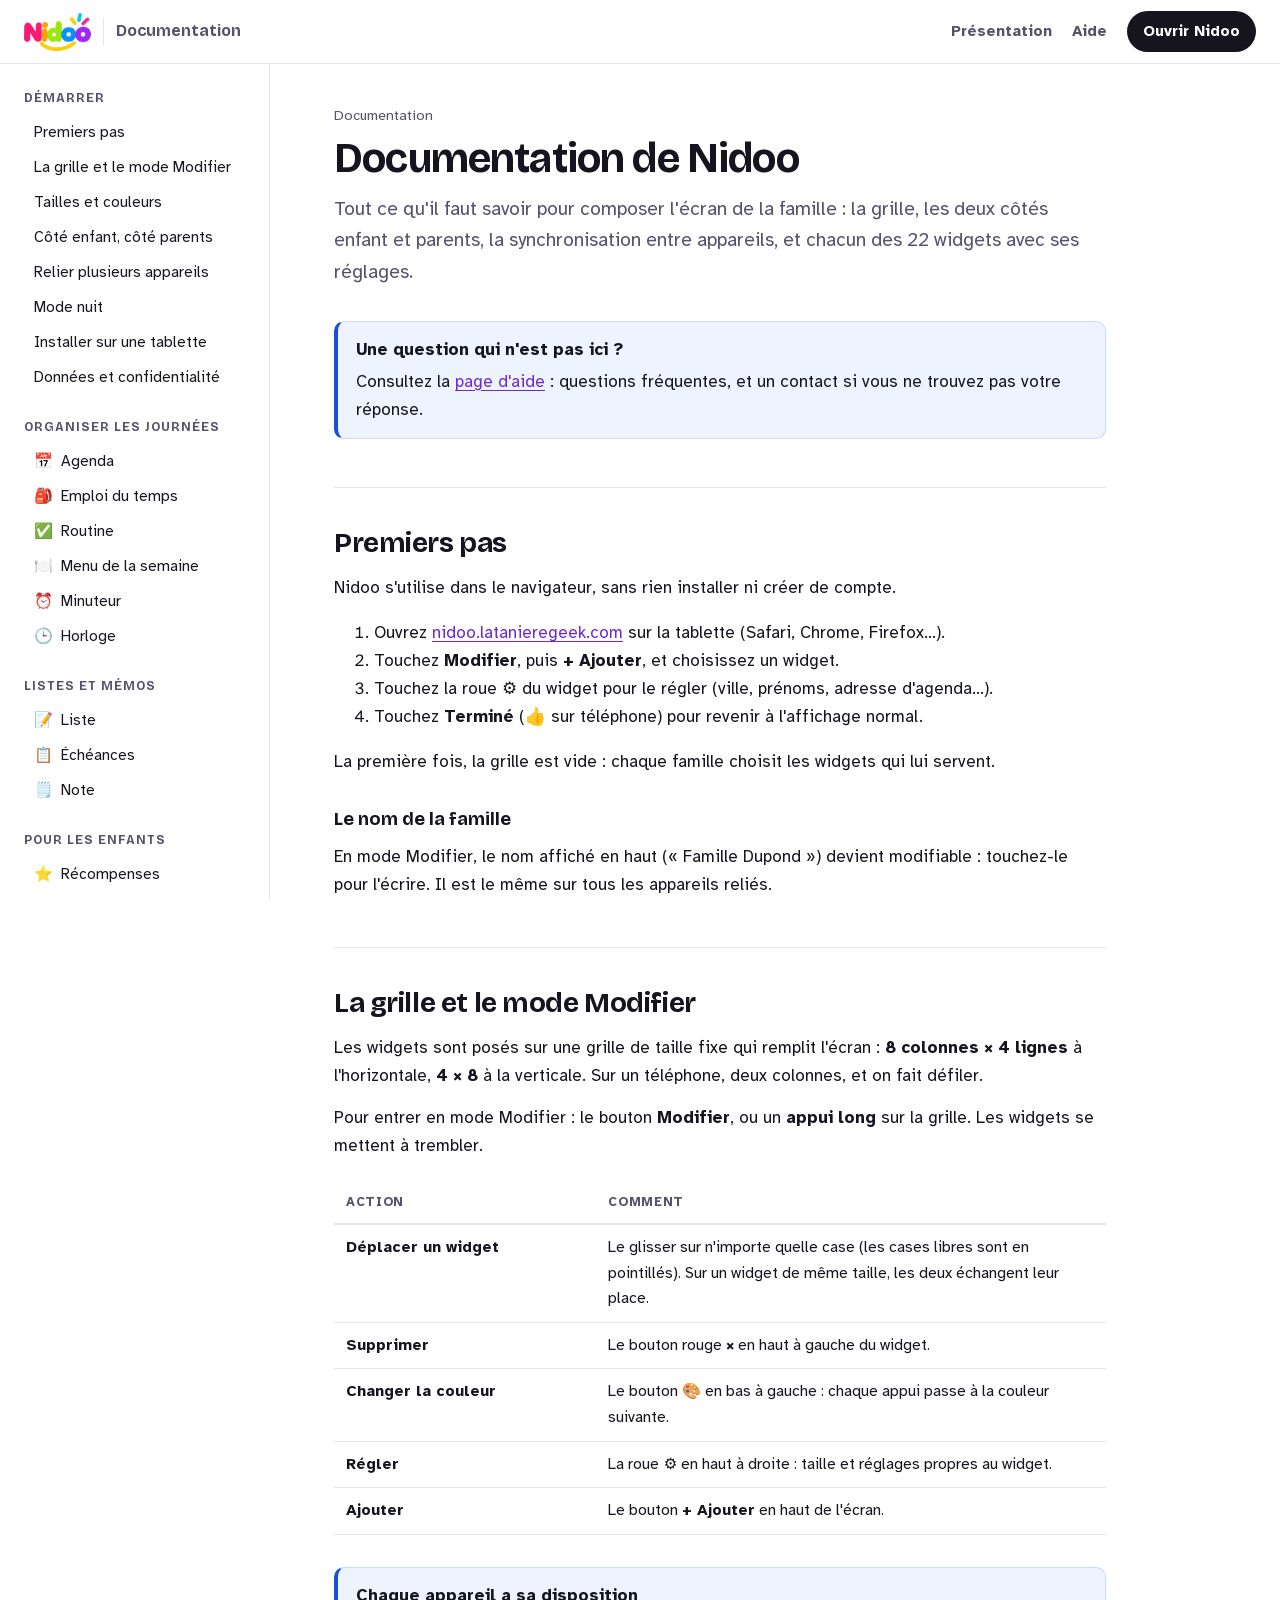
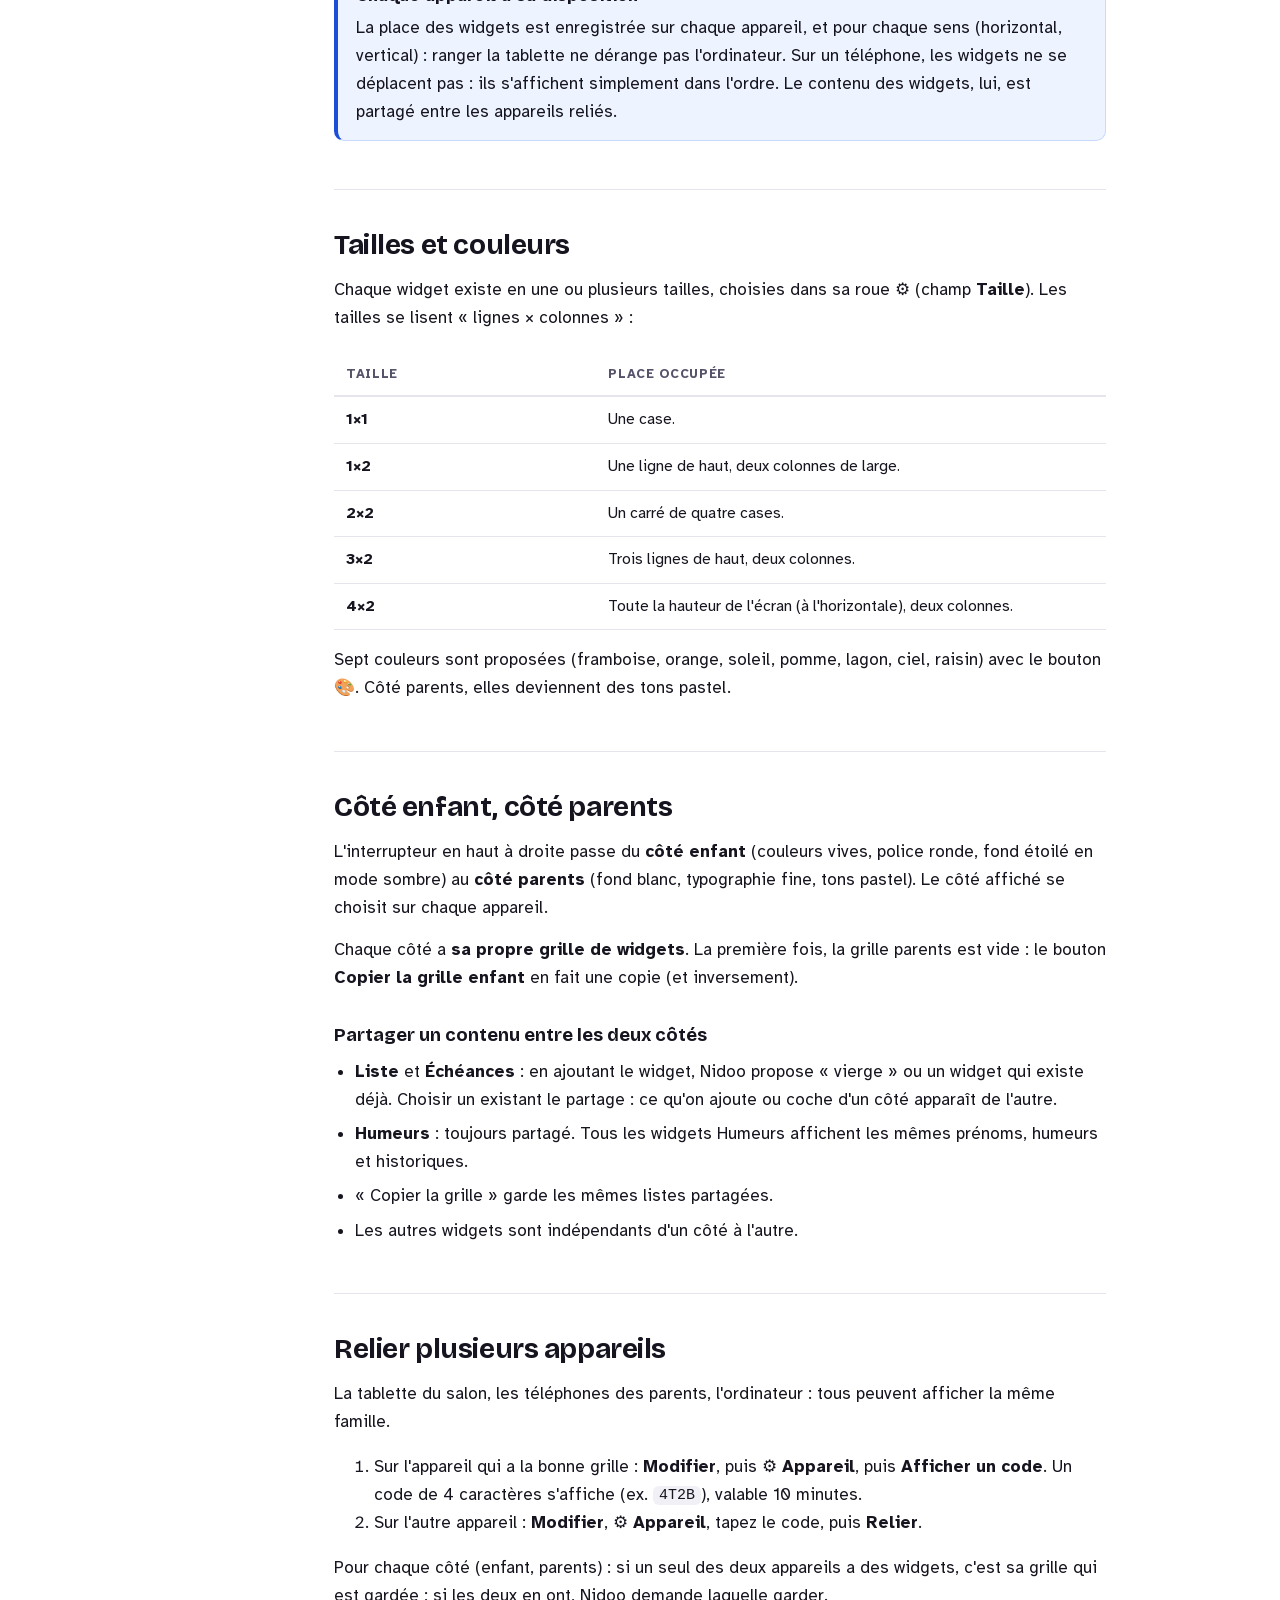
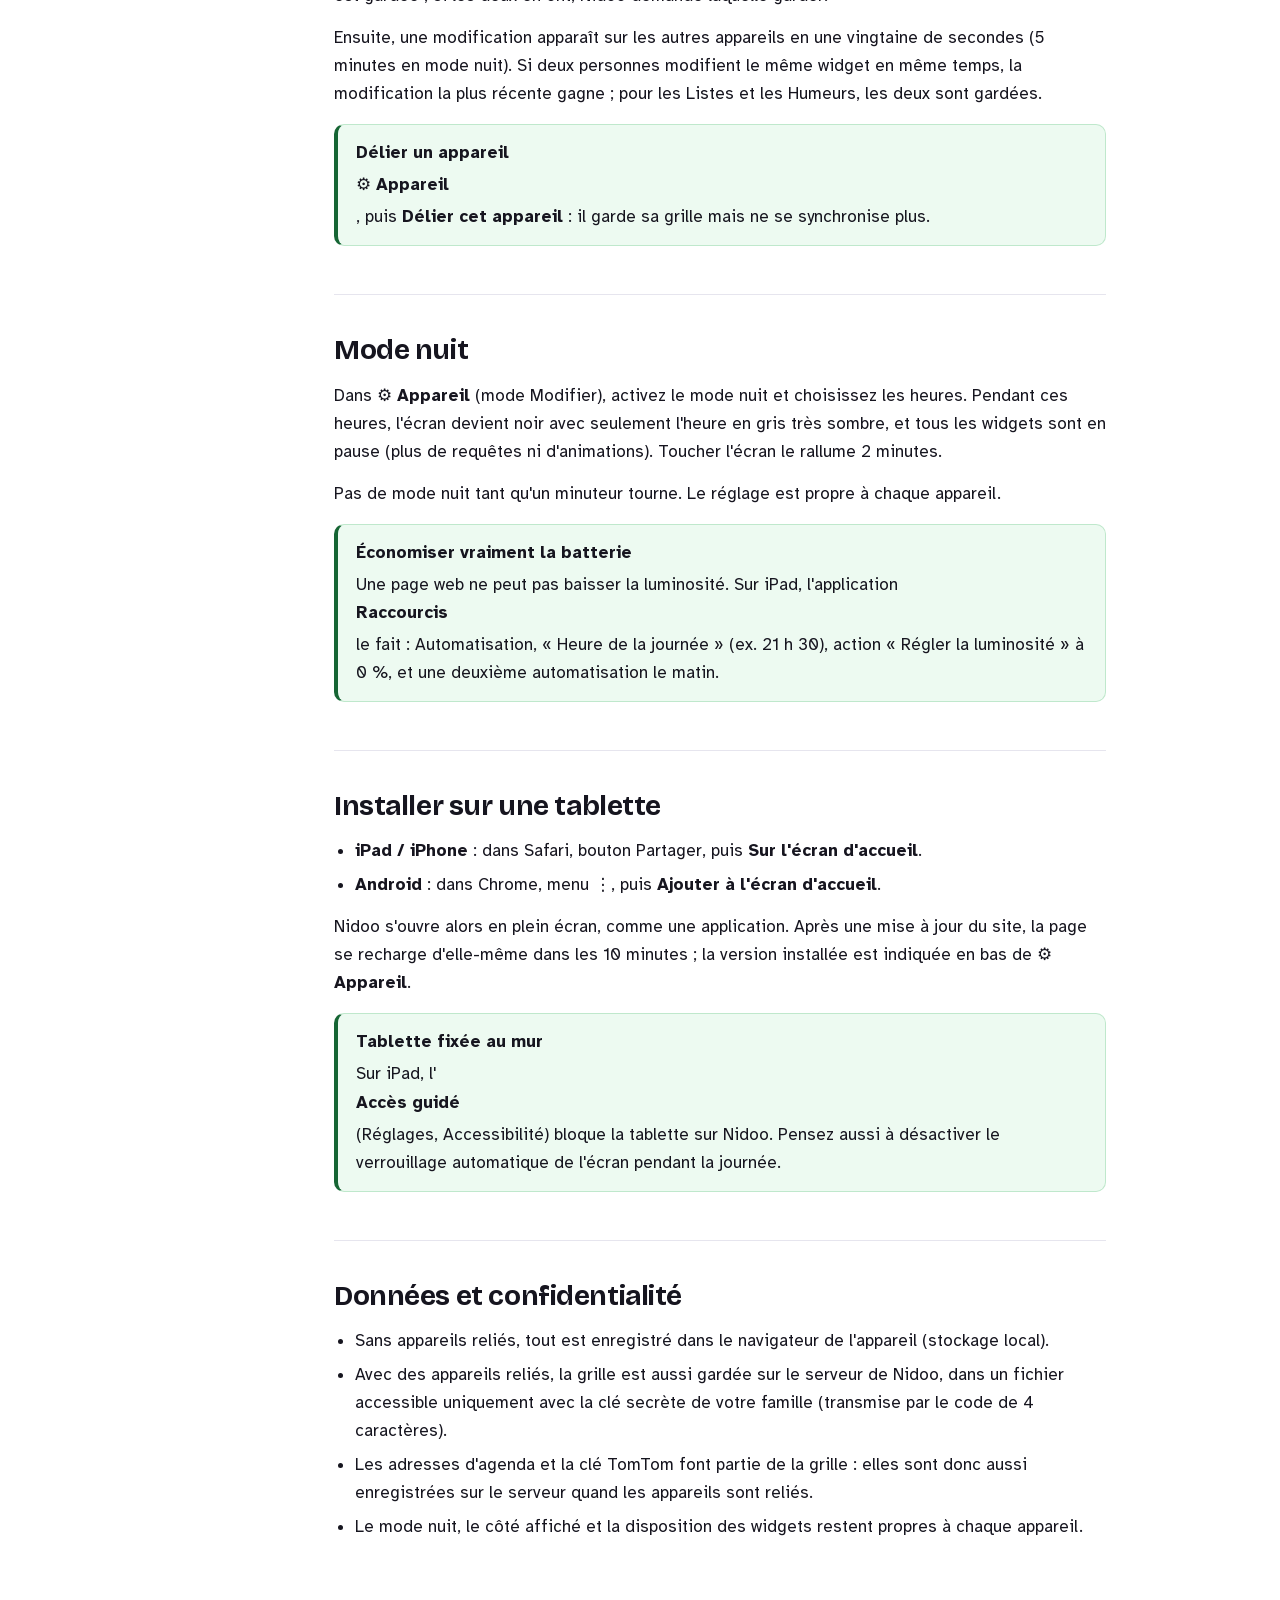
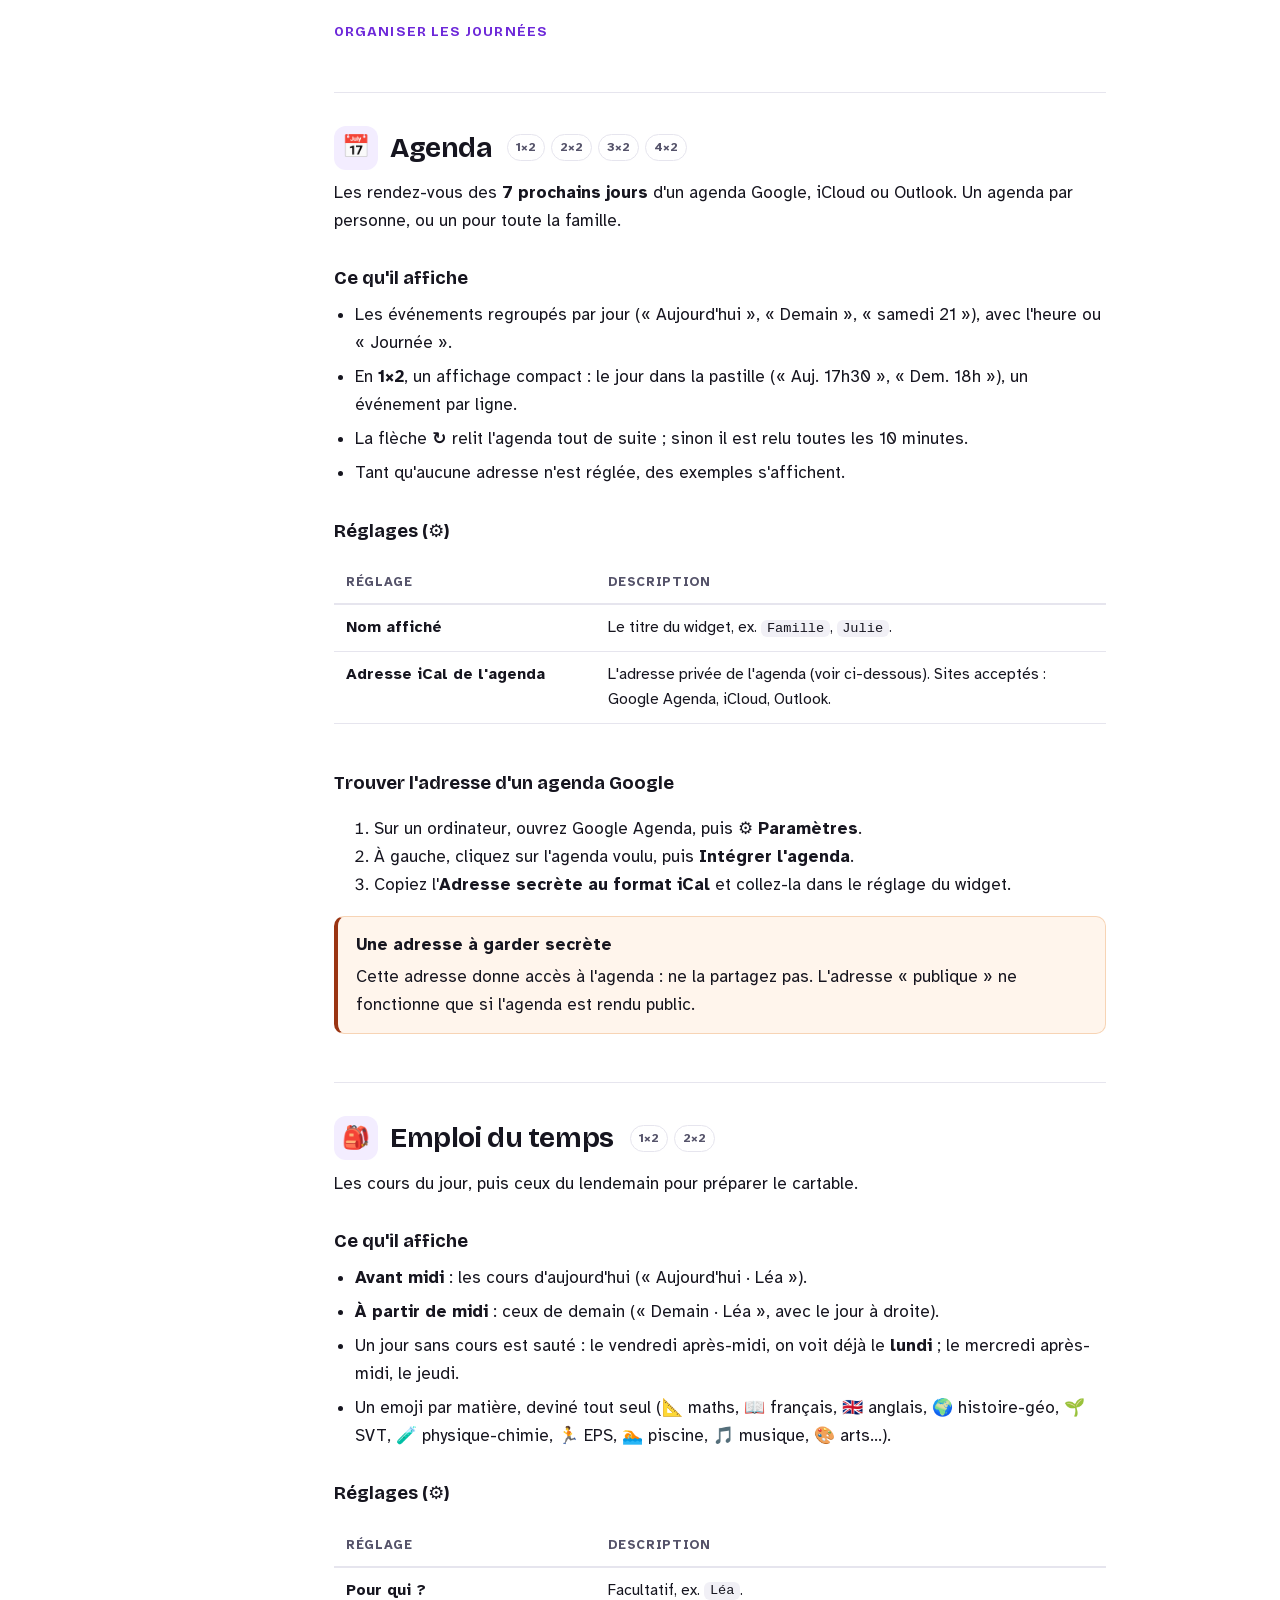
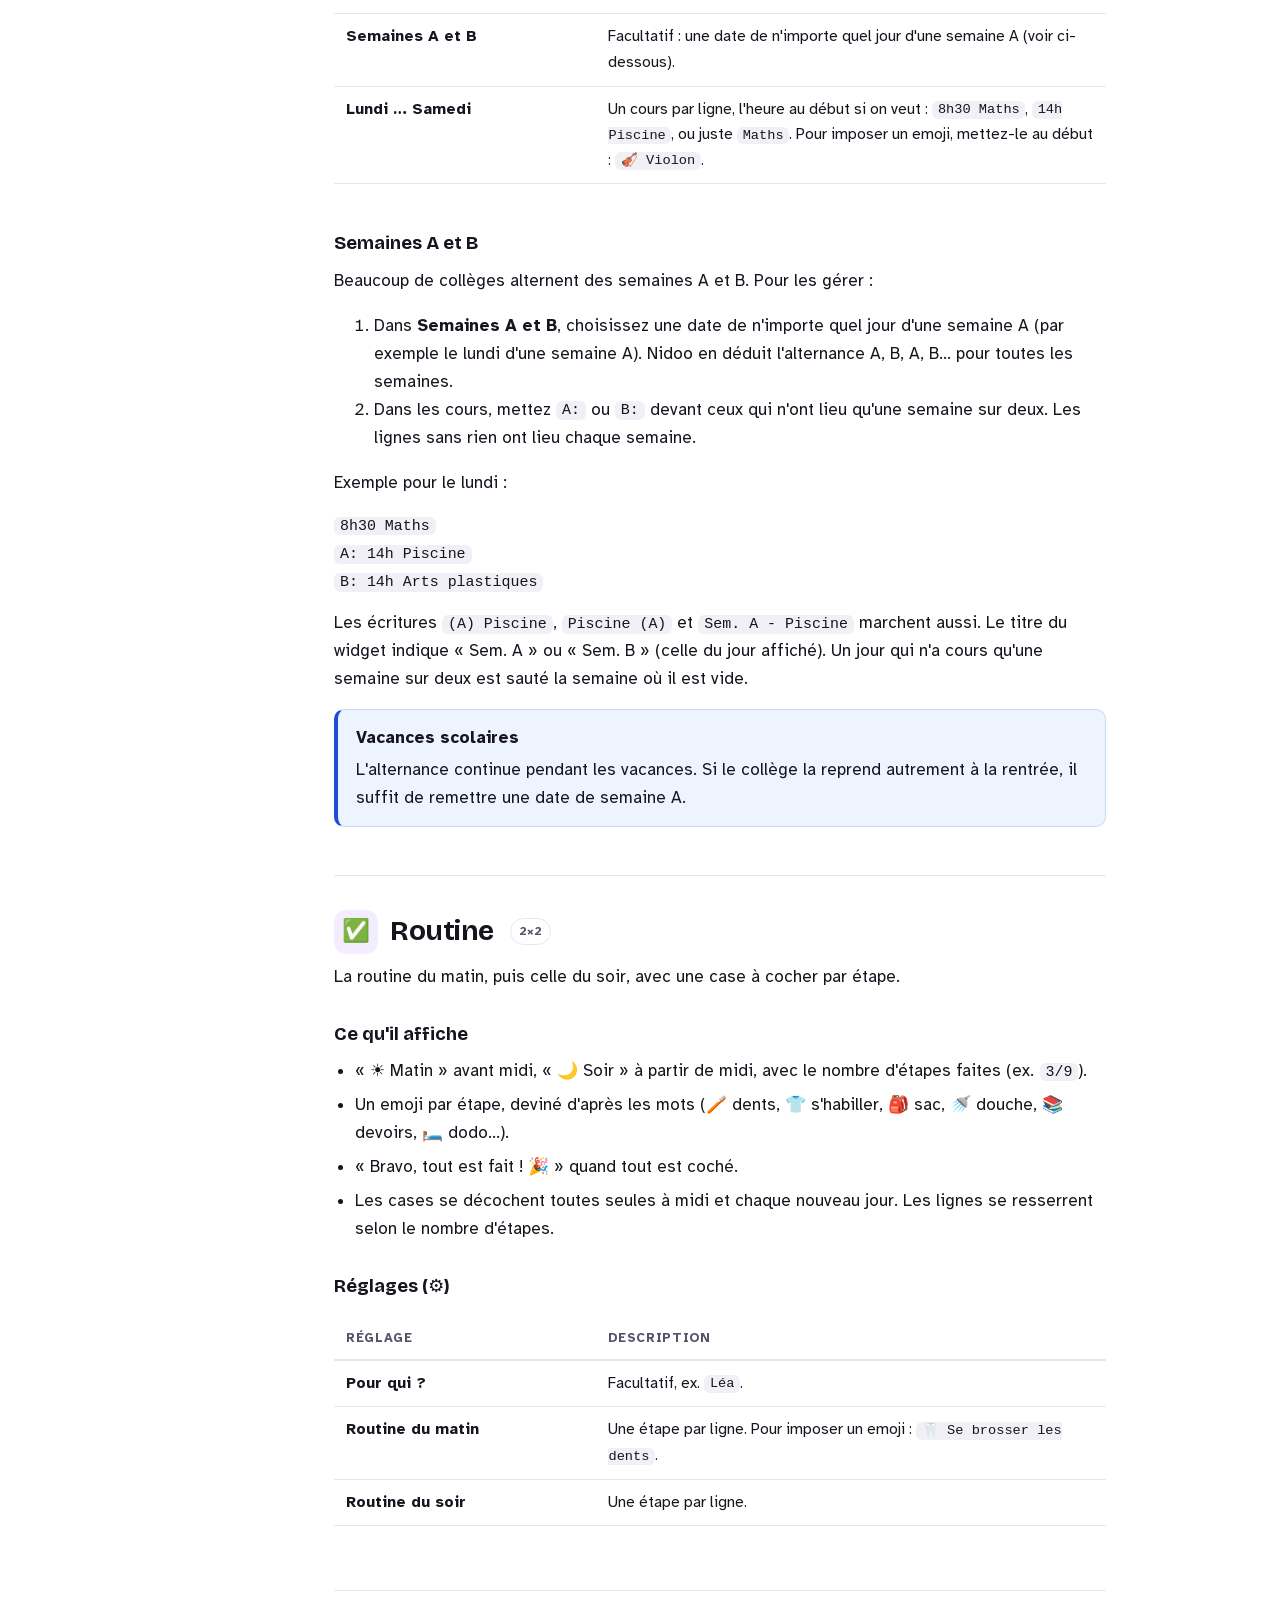
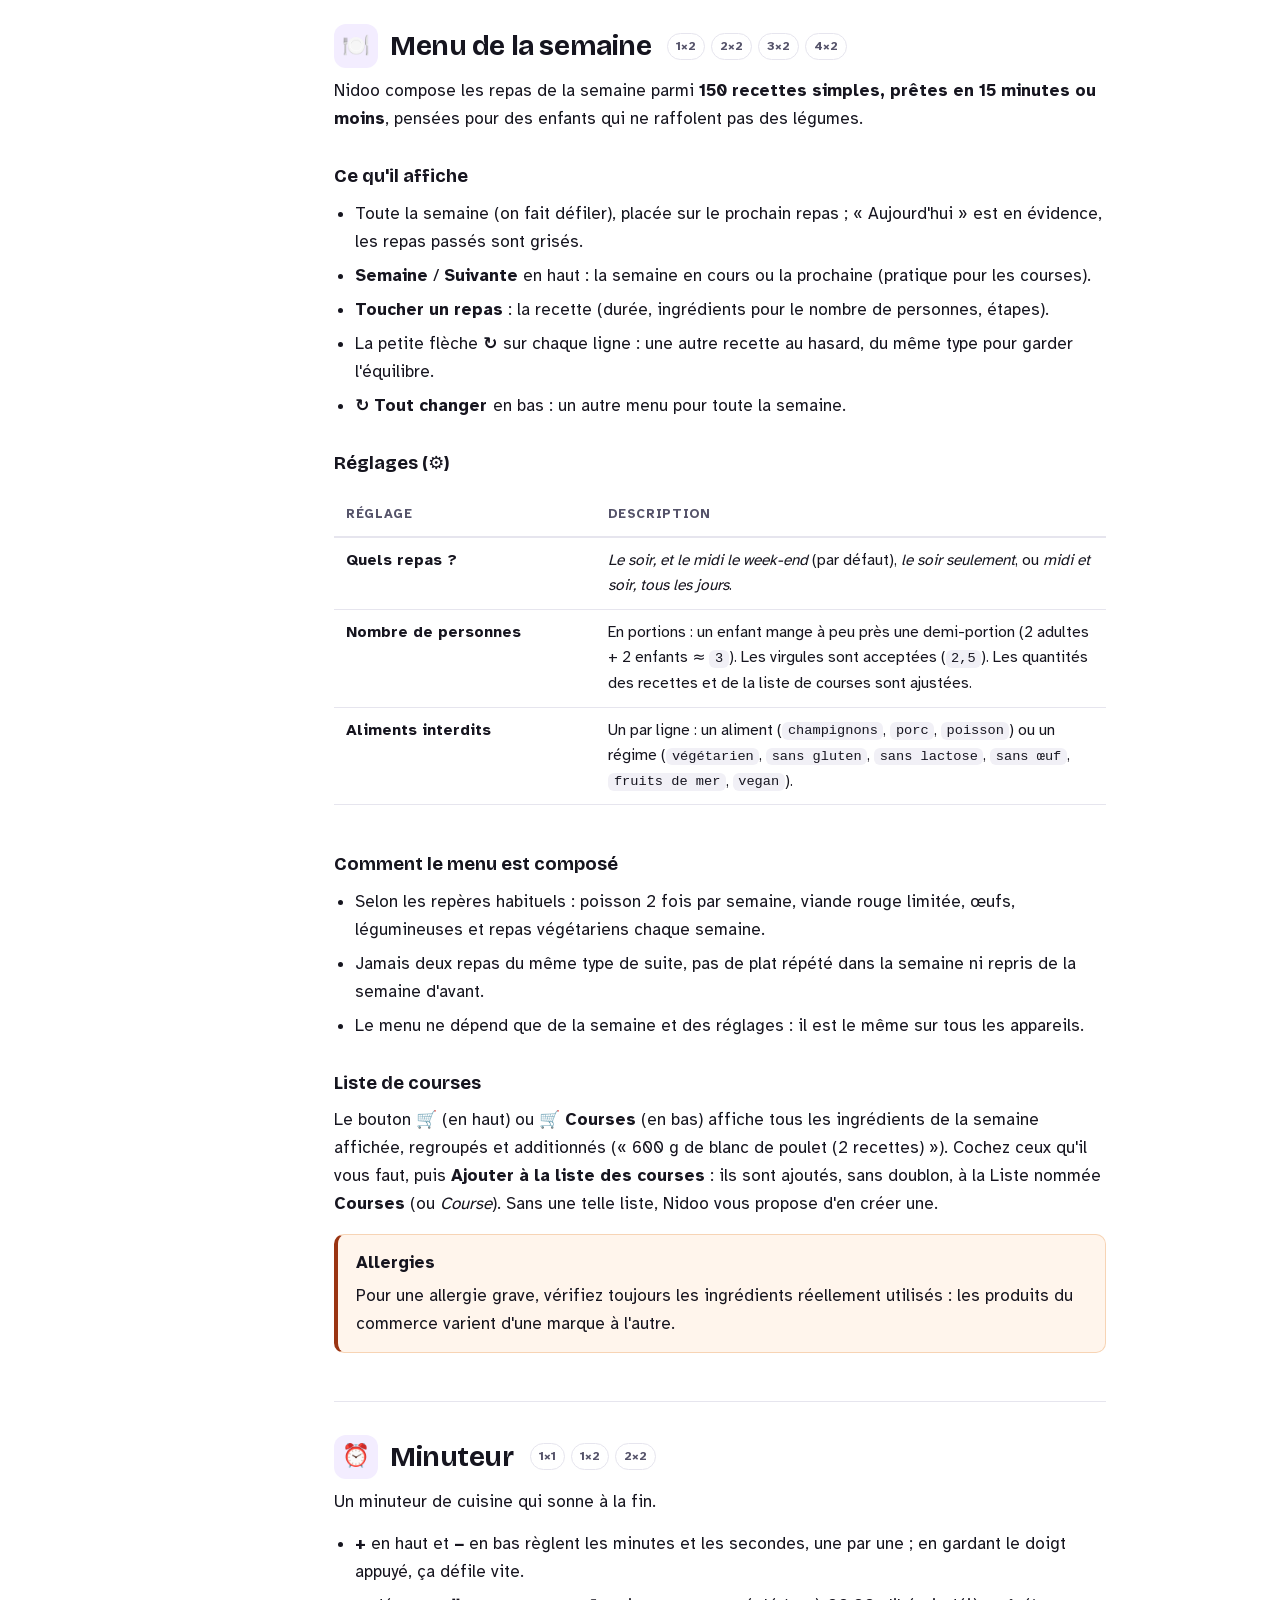
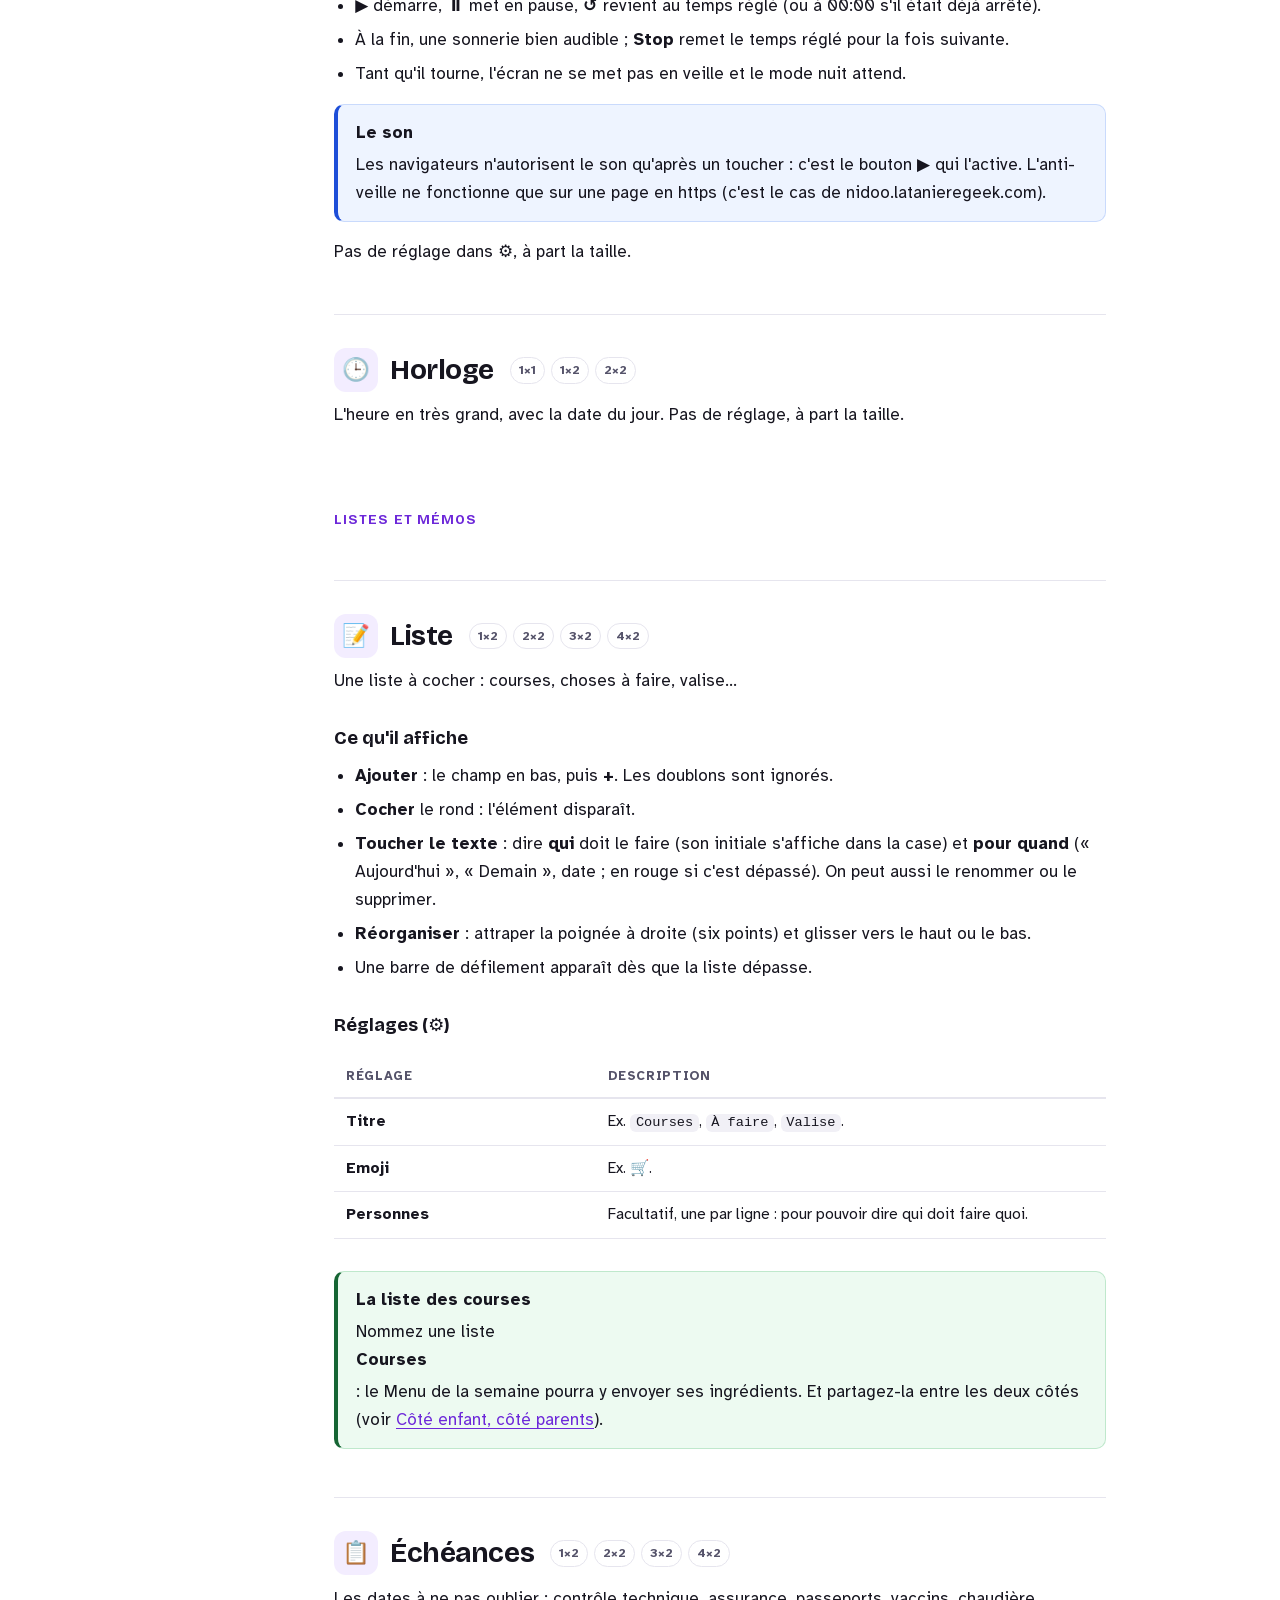
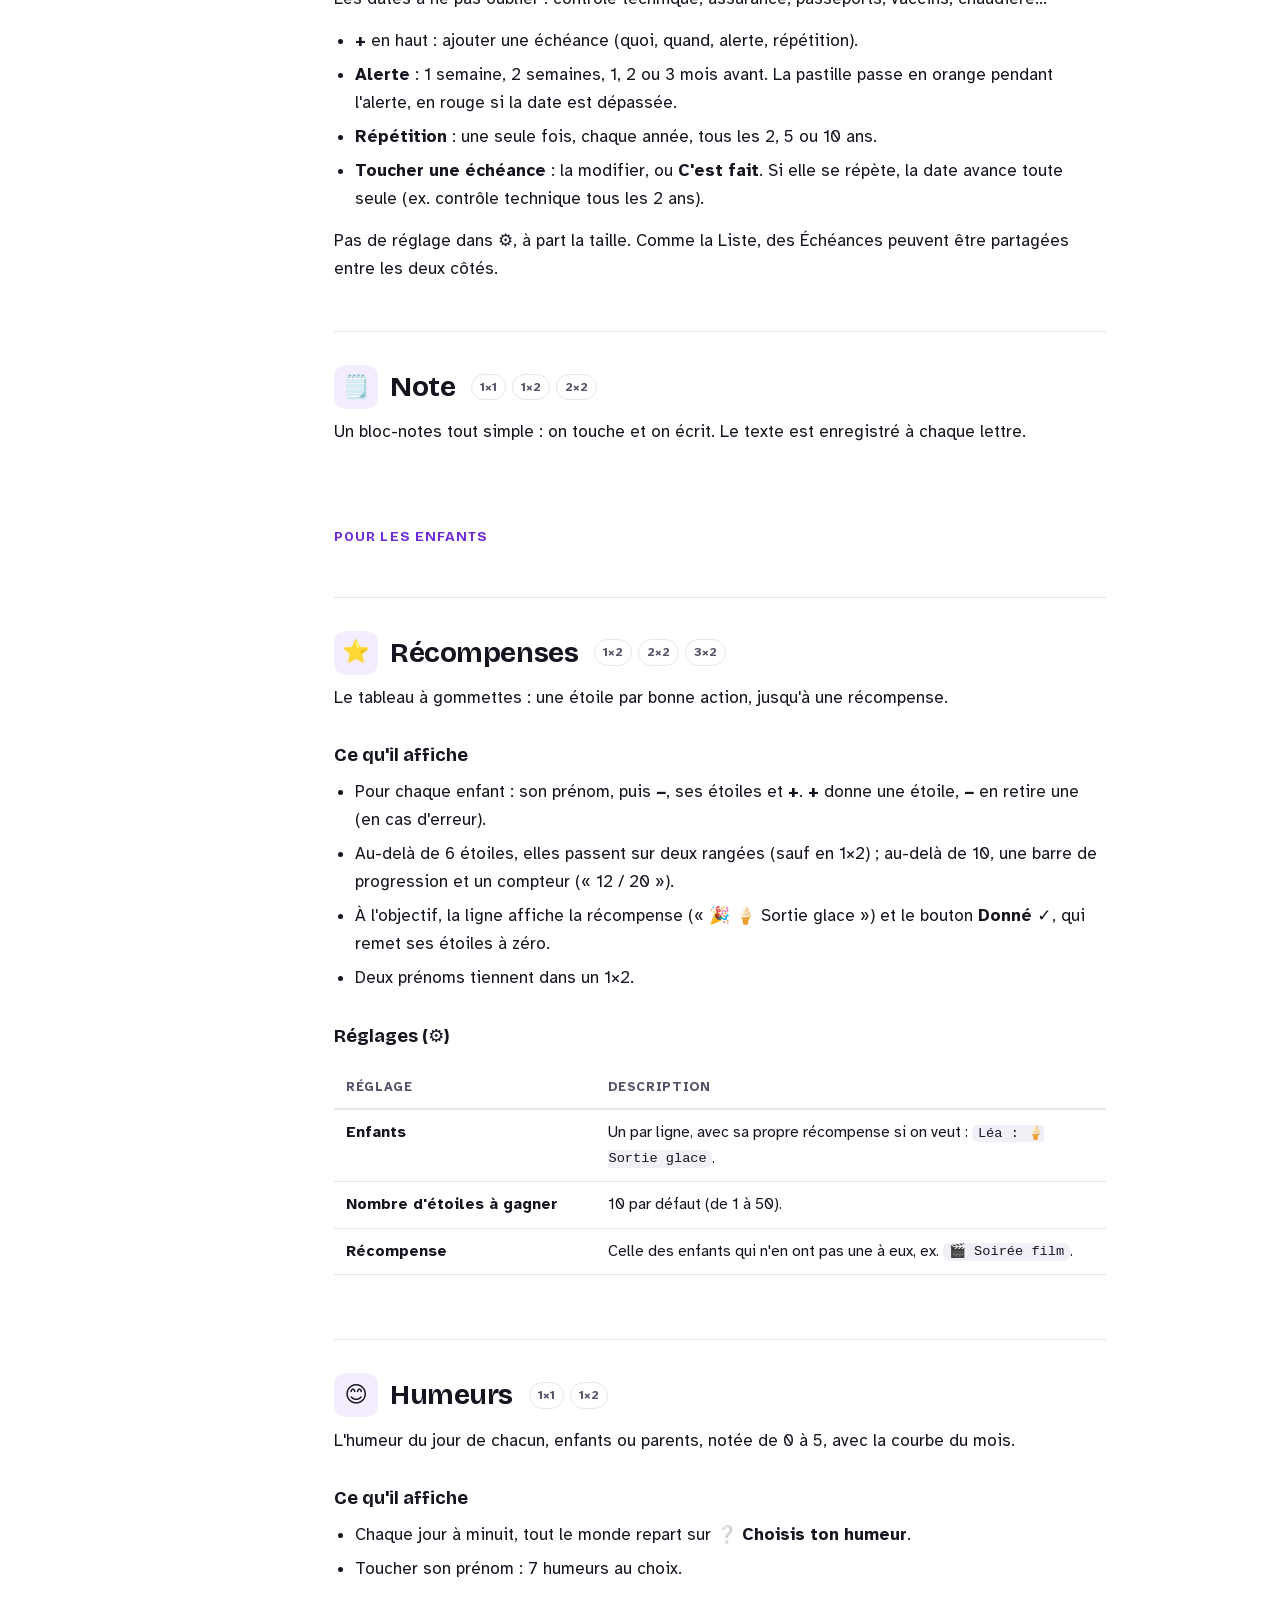
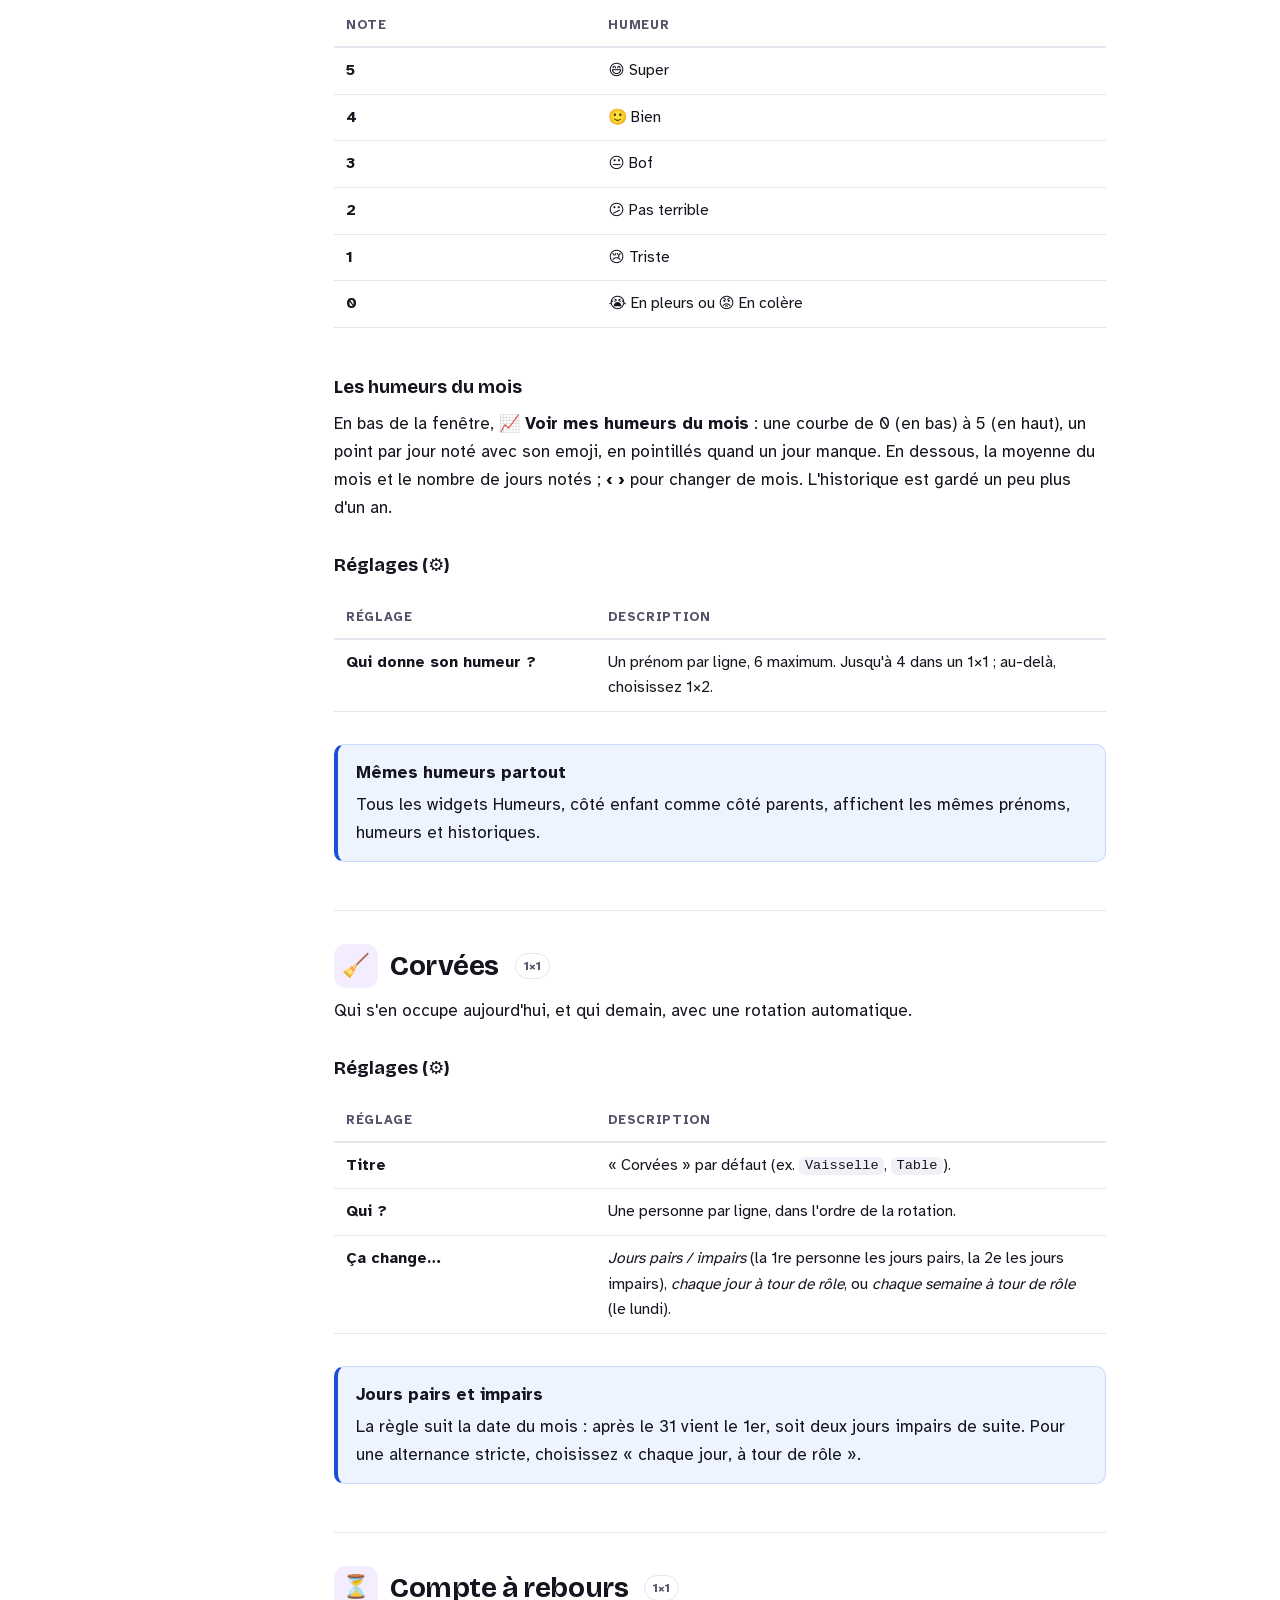
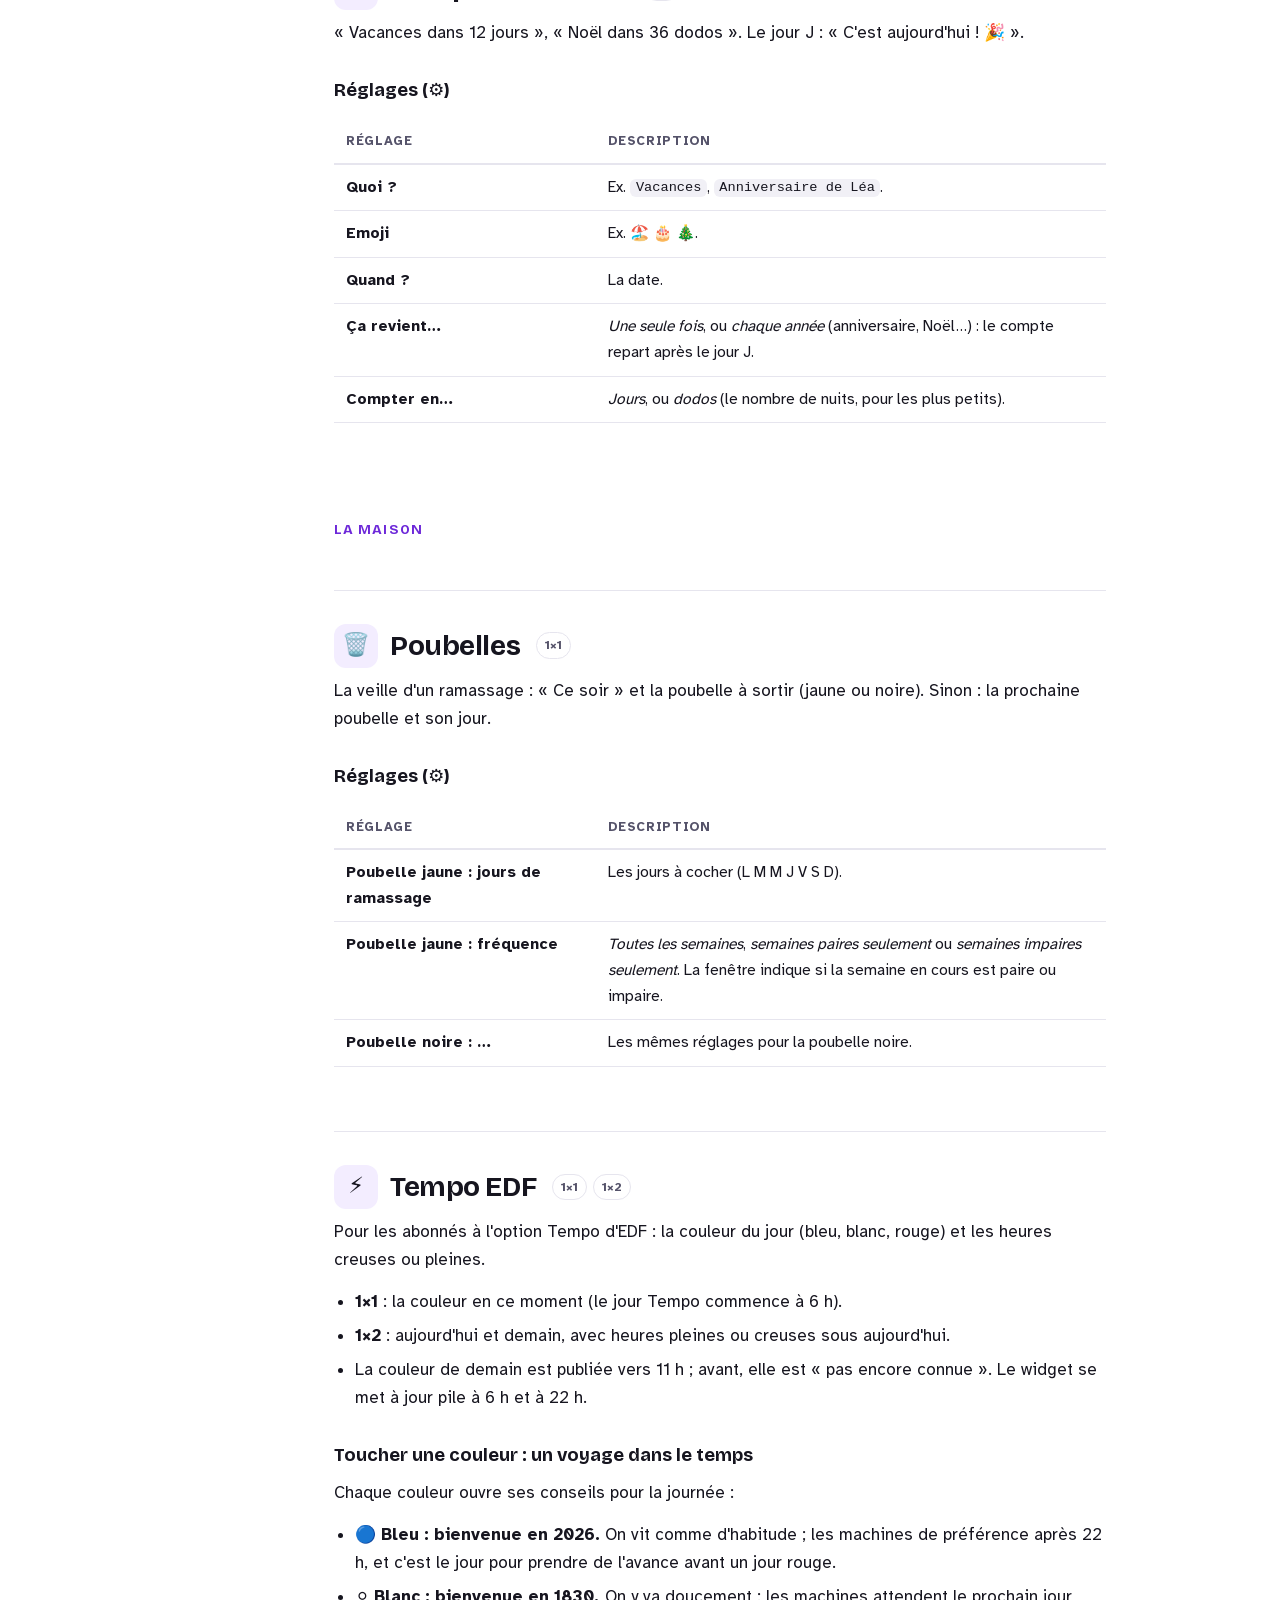
<file: doc/index.html>
<!doctype html>
<html lang="fr">
<head>
  <meta charset="utf-8">
  <meta name="viewport" content="width=device-width, initial-scale=1">
  <!-- Google Tag Manager -->
  <script async src="https://www.googletagmanager.com/gtm.js?id=GTM-T9W3R7LS"></script>
  <script>
    window.dataLayer = window.dataLayer || [];
    function gtag(){dataLayer.push(arguments);}
    gtag('js', new Date());
  </script>
  <title>Documentation Nidoo : tous les widgets et leurs réglages</title>
  <meta name="description" content="La documentation complète de Nidoo, l'écran familial pour tablette : la grille, le côté enfant et le côté parents, la synchronisation, et chacun des 22 widgets avec ses réglages.">
  <link rel="canonical" href="https://nidoo.latanieregeek.com/doc/">
  <meta name="robots" content="index, follow">
  <meta name="color-scheme" content="light dark">
  <meta property="og:type" content="website">
  <meta property="og:locale" content="fr_FR">
  <meta property="og:site_name" content="Nidoo">
  <meta property="og:title" content="Documentation Nidoo">
  <meta property="og:description" content="Tous les widgets de Nidoo et leurs réglages, pas à pas.">
  <meta property="og:url" content="https://nidoo.latanieregeek.com/doc/">
  <meta property="og:image" content="https://nidoo.latanieregeek.com/landing/images/nidoo-partage.jpg">
  <meta name="twitter:card" content="summary_large_image">
  <link rel="icon" type="image/png" sizes="48x48" href="../landing/images/nidoo-icone-48.png">
  <link rel="apple-touch-icon" sizes="180x180" href="../landing/images/nidoo-icone-180.png">
  <link rel="preload" href="../landing/polices/atkinson-400.woff2" as="font" type="font/woff2" crossorigin>
  <script type="application/ld+json">
  {
    "@context": "https://schema.org",
    "@type": "TechArticle",
    "headline": "Documentation Nidoo : tous les widgets et leurs réglages",
    "inLanguage": "fr",
    "url": "https://nidoo.latanieregeek.com/doc/",
    "about": { "@type": "WebApplication", "name": "Nidoo", "url": "https://nidoo.latanieregeek.com/" },
    "image": "https://nidoo.latanieregeek.com/landing/images/nidoo-partage.jpg"
  }
  </script>
  <style>
    @font-face { font-family: "Bricolage Grotesque"; font-style: normal; font-weight: 500 800; font-display: swap; src: url(../landing/polices/bricolage.woff2) format("woff2"); }
    @font-face { font-family: "Atkinson Hyperlegible"; font-style: normal; font-weight: 400; font-display: swap; src: url(../landing/polices/atkinson-400.woff2) format("woff2"); }
    @font-face { font-family: "Atkinson Hyperlegible"; font-style: normal; font-weight: 700; font-display: swap; src: url(../landing/polices/atkinson-700.woff2) format("woff2"); }

    :root {
      --fond: #ffffff;
      --fond-2: #f7f7fa;
      --texte: #16151f;
      --texte-doux: #55536a;
      --trait: #e6e5ee;
      --accent: #6d28d9;
      --accent-fond: #f3edff;
      --info: #1d4ed8; --info-fond: #eef4ff; --info-trait: #c9dafc;
      --astuce: #166534; --astuce-fond: #edfaf1; --astuce-trait: #bfe8cc;
      --attention: #9a3412; --attention-fond: #fff5ec; --attention-trait: #f7d4b5;
      --code: #f1f0f6;
      --focus: #2457d6;
      --titre: "Bricolage Grotesque", ui-sans-serif, system-ui, sans-serif;
      --police: "Atkinson Hyperlegible", ui-sans-serif, system-ui, -apple-system, "Segoe UI", sans-serif;
      --haut: 64px;
    }
    @media (prefers-color-scheme: dark) {
      :root {
        --fond: #121120; --fond-2: #1a1930; --texte: #f1f0f7; --texte-doux: #b9b6cf; --trait: #2e2c4a;
        --accent: #b79cff; --accent-fond: #2a2150;
        --info: #9fc0ff; --info-fond: #172440; --info-trait: #2a3f6b;
        --astuce: #8fe0aa; --astuce-fond: #142c20; --astuce-trait: #24513a;
        --attention: #ffb98a; --attention-fond: #33200f; --attention-trait: #5a3a20;
        --code: #24223d; --focus: #8fb0ff;
      }
    }
    *, *::before, *::after { box-sizing: border-box; }
    html { scroll-behavior: smooth; scroll-padding-top: calc(var(--haut) + 16px); -webkit-text-size-adjust: 100%; }
    @media (prefers-reduced-motion: reduce) { html { scroll-behavior: auto; } }
    body { margin: 0; background: var(--fond); color: var(--texte); font-family: var(--police); font-size: 1.0625rem; line-height: 1.65; }
    a { color: var(--accent); text-underline-offset: 0.18em; }
    :focus-visible { outline: 3px solid var(--focus); outline-offset: 2px; border-radius: 4px; }
    code, kbd { font-family: ui-monospace, "SF Mono", Menlo, Consolas, monospace; font-size: 0.88em; background: var(--code); padding: 0.1em 0.4em; border-radius: 6px; }
    .evitement { position: absolute; left: 12px; top: -80px; z-index: 50; padding: 10px 16px; border-radius: 10px; background: var(--texte); color: var(--fond); font-weight: 700; }
    .evitement:focus { top: 12px; }
    .visuellement-cache { position: absolute !important; width: 1px; height: 1px; overflow: hidden; clip: rect(0 0 0 0); white-space: nowrap; }

    /* ---- Barre du haut ---- */
    .barre { position: sticky; top: 0; z-index: 20; height: var(--haut); display: flex; align-items: center; gap: 18px; padding: 0 24px; background: color-mix(in srgb, var(--fond) 88%, transparent); backdrop-filter: blur(10px); -webkit-backdrop-filter: blur(10px); border-bottom: 1px solid var(--trait); }
    .barre .logo { display: flex; align-items: center; gap: 12px; text-decoration: none; color: var(--texte); }
    .barre .logo img { height: 38px; width: auto; }
    .barre .logo span { font-family: var(--titre); font-weight: 700; font-size: 1rem; padding-left: 12px; border-left: 1px solid var(--trait); color: var(--texte-doux); }
    .barre nav { margin-left: auto; display: flex; align-items: center; gap: 20px; }
    .barre nav a { color: var(--texte-doux); text-decoration: none; font-weight: 700; font-size: 0.95rem; }
    .barre nav a:hover { color: var(--texte); }
    .barre .ouvrir { padding: 8px 16px; border-radius: 999px; background: var(--texte); color: var(--fond) !important; }
    @media (max-width: 640px) { .barre nav .secondaire { display: none; } .barre .logo span { display: none; } }

    /* ---- Mise en page : sommaire à gauche, contenu ---- */
    .page { display: grid; grid-template-columns: 270px minmax(0, 1fr); max-width: 1280px; margin: 0 auto; }
    @media (max-width: 960px) { .page { grid-template-columns: 1fr; } }
    .sommaire { position: sticky; top: var(--haut); align-self: start; height: calc(100vh - var(--haut)); overflow-y: auto; padding: 24px 16px 40px 24px; border-right: 1px solid var(--trait); }
    .sommaire summary { display: none; }
    .sommaire h2 { margin: 22px 0 6px; font-family: var(--titre); font-size: 0.78rem; text-transform: uppercase; letter-spacing: 0.08em; color: var(--texte-doux); }
    .sommaire h2:first-of-type { margin-top: 0; }
    .sommaire ul { margin: 0; padding: 0; list-style: none; }
    .sommaire a { display: flex; gap: 8px; padding: 5px 10px; border-radius: 8px; color: var(--texte); text-decoration: none; font-size: 0.95rem; }
    .sommaire a:hover { background: var(--fond-2); }
    @media (max-width: 960px) {
      .sommaire { position: static; height: auto; border-right: 0; border-bottom: 1px solid var(--trait); padding: 0; }
      .sommaire summary { display: flex; justify-content: space-between; padding: 14px 20px; cursor: pointer; font-weight: 700; list-style: none; }
      .sommaire summary::-webkit-details-marker { display: none; }
      .sommaire summary::after { content: "▾"; }
      .sommaire[open] summary::after { content: "▴"; }
      .sommaire .liens { padding: 0 20px 20px; }
    }

    .contenu { padding: 40px clamp(20px, 5vw, 72px) 96px; max-width: 900px; min-width: 0; }
    .fil { font-size: 0.9rem; color: var(--texte-doux); margin-bottom: 8px; }
    h1 { font-family: var(--titre); font-size: clamp(2rem, 4vw, 2.6rem); line-height: 1.1; letter-spacing: -0.02em; margin: 0 0 12px; }
    .intro { font-size: 1.2rem; color: var(--texte-doux); margin: 0 0 32px; }
    section { padding-top: 8px; margin-top: 48px; border-top: 1px solid var(--trait); }
    section h2 { font-family: var(--titre); font-size: 1.75rem; letter-spacing: -0.015em; margin: 24px 0 8px; display: flex; align-items: center; gap: 12px; flex-wrap: wrap; }
    section h3 { font-family: var(--titre); font-size: 1.15rem; margin: 28px 0 8px; }
    .groupe { margin-top: 72px; border-top: 0; }
    .groupe > h2 { font-size: 0.85rem; text-transform: uppercase; letter-spacing: 0.08em; color: var(--accent); margin: 0; }
    .icone { width: 44px; height: 44px; display: inline-grid; place-items: center; border-radius: 12px; background: var(--accent-fond); font-size: 1.4rem; }
    .tailles { display: inline-flex; gap: 6px; margin-left: 4px; }
    .tailles span { font-family: var(--police); font-size: 0.78rem; font-weight: 700; letter-spacing: 0; padding: 2px 8px; border-radius: 999px; border: 1px solid var(--trait); color: var(--texte-doux); }
    p { margin: 0 0 14px; }
    ul.points, ol.points { padding-left: 1.25em; margin: 0 0 14px; }
    ul.points li, ol.points li { margin-bottom: 6px; }

    table { width: 100%; border-collapse: collapse; margin: 8px 0 16px; font-size: 0.97rem; }
    caption { text-align: left; font-weight: 700; padding-bottom: 6px; }
    th, td { text-align: left; vertical-align: top; padding: 10px 12px; border-bottom: 1px solid var(--trait); }
    thead th { font-size: 0.8rem; text-transform: uppercase; letter-spacing: 0.05em; color: var(--texte-doux); border-bottom: 2px solid var(--trait); }
    tbody th { font-weight: 700; width: 34%; }
    .tableau { overflow-x: auto; }

    .encadre { margin: 16px 0; padding: 14px 16px 14px 18px; border: 1px solid; border-left-width: 4px; border-radius: 10px; }
    .encadre p:last-child, .encadre ul:last-child { margin-bottom: 0; }
    .encadre strong:first-child { display: block; margin-bottom: 4px; }
    .info { background: var(--info-fond); border-color: var(--info-trait); border-left-color: var(--info); }
    .astuce { background: var(--astuce-fond); border-color: var(--astuce-trait); border-left-color: var(--astuce); }
    .attention { background: var(--attention-fond); border-color: var(--attention-trait); border-left-color: var(--attention); }

    .grille-widgets { display: grid; grid-template-columns: repeat(auto-fill, minmax(200px, 1fr)); gap: 10px; margin: 16px 0 0; padding: 0; list-style: none; }
    .grille-widgets a { display: flex; align-items: center; gap: 10px; padding: 12px 14px; border: 1px solid var(--trait); border-radius: 12px; color: var(--texte); text-decoration: none; font-weight: 700; }
    .grille-widgets a:hover { border-color: var(--accent); }

    .pied { margin-top: 72px; padding-top: 24px; border-top: 1px solid var(--trait); color: var(--texte-doux); font-size: 0.95rem; display: flex; flex-wrap: wrap; justify-content: space-between; gap: 12px; }
  </style>
</head>
<body>
  <a class="evitement" href="#contenu">Aller au contenu</a>

  <header class="barre">
    <a class="logo" href="../landing/">
      <img src="../landing/images/nidoo-texte-104.png" width="68" height="38" alt="Nidoo">
      <span>Documentation</span>
    </a>
    <nav aria-label="Liens du site">
      <a class="secondaire" href="../landing/">Présentation</a>
      <a class="secondaire" href="../help/">Aide</a>
      <a class="ouvrir" href="https://nidoo.latanieregeek.com/">Ouvrir Nidoo</a>
    </nav>
  </header>

  <div class="page">
    <details class="sommaire" open>
      <summary>Sommaire</summary>
      <nav class="liens" aria-label="Sommaire de la documentation">
        <h2>Démarrer</h2>
        <ul>
          <li><a href="#premiers-pas">Premiers pas</a></li>
          <li><a href="#grille">La grille et le mode Modifier</a></li>
          <li><a href="#tailles">Tailles et couleurs</a></li>
          <li><a href="#enfant-parents">Côté enfant, côté parents</a></li>
          <li><a href="#appareils">Relier plusieurs appareils</a></li>
          <li><a href="#nuit">Mode nuit</a></li>
          <li><a href="#tablette">Installer sur une tablette</a></li>
          <li><a href="#donnees">Données et confidentialité</a></li>
        </ul>
        <h2>Organiser les journées</h2>
        <ul>
          <li><a href="#agenda"><span aria-hidden="true">📅</span> Agenda</a></li>
          <li><a href="#emploi-du-temps"><span aria-hidden="true">🎒</span> Emploi du temps</a></li>
          <li><a href="#routine"><span aria-hidden="true">✅</span> Routine</a></li>
          <li><a href="#menu"><span aria-hidden="true">🍽️</span> Menu de la semaine</a></li>
          <li><a href="#minuteur"><span aria-hidden="true">⏰</span> Minuteur</a></li>
          <li><a href="#horloge"><span aria-hidden="true">🕒</span> Horloge</a></li>
        </ul>
        <h2>Listes et mémos</h2>
        <ul>
          <li><a href="#liste"><span aria-hidden="true">📝</span> Liste</a></li>
          <li><a href="#echeances"><span aria-hidden="true">📋</span> Échéances</a></li>
          <li><a href="#note"><span aria-hidden="true">🗒️</span> Note</a></li>
        </ul>
        <h2>Pour les enfants</h2>
        <ul>
          <li><a href="#recompenses"><span aria-hidden="true">⭐</span> Récompenses</a></li>
          <li><a href="#humeurs"><span aria-hidden="true">😊</span> Humeurs</a></li>
          <li><a href="#corvees"><span aria-hidden="true">🧹</span> Corvées</a></li>
          <li><a href="#compte"><span aria-hidden="true">⏳</span> Compte à rebours</a></li>
        </ul>
        <h2>La maison</h2>
        <ul>
          <li><a href="#poubelles"><span aria-hidden="true">🗑️</span> Poubelles</a></li>
          <li><a href="#tempo"><span aria-hidden="true">⚡</span> Tempo EDF</a></li>
          <li><a href="#chauffage"><span aria-hidden="true">🌡️</span> Chauffage</a></li>
          <li><a href="#anniversaires"><span aria-hidden="true">🎂</span> Anniversaires</a></li>
          <li><a href="#urgences"><span aria-hidden="true">🆘</span> Urgences</a></li>
        </ul>
        <h2>Dehors</h2>
        <ul>
          <li><a href="#meteo"><span aria-hidden="true">🌤️</span> Météo</a></li>
          <li><a href="#pollen"><span aria-hidden="true">🌼</span> Pollen et air</a></li>
          <li><a href="#trafic"><span aria-hidden="true">🚗</span> Trafic</a></li>
          <li><a href="#carburants"><span aria-hidden="true">⛽</span> Carburants</a></li>
        </ul>
      </nav>
    </details>
    <script>
      // Sur petit écran, le sommaire est replié, et se replie après avoir choisi une rubrique.
      (function () {
        var sommaire = document.querySelector('.sommaire');
        var petit = window.matchMedia('(max-width: 960px)');
        if (petit.matches) sommaire.open = false;
        sommaire.addEventListener('click', function (e) { if (petit.matches && e.target.closest('a')) sommaire.open = false; });
      })();
    </script>

    <main class="contenu" id="contenu">
      <p class="fil">Documentation</p>
      <h1>Documentation de Nidoo</h1>
      <p class="intro">Tout ce qu'il faut savoir pour composer l'écran de la famille : la grille, les deux côtés enfant et parents, la synchronisation entre appareils, et chacun des 22 widgets avec ses réglages.</p>

      <div class="encadre info">
        <strong>Une question qui n'est pas ici ?</strong>
        <p>Consultez la <a href="../help/">page d'aide</a> : questions fréquentes, et un contact si vous ne trouvez pas votre réponse.</p>
      </div>

      <!-- ============================== DÉMARRER ============================== -->
      <section id="premiers-pas">
        <h2>Premiers pas</h2>
        <p>Nidoo s'utilise dans le navigateur, sans rien installer ni créer de compte.</p>
        <ol>
          <li>Ouvrez <a href="https://nidoo.latanieregeek.com/">nidoo.latanieregeek.com</a> sur la tablette (Safari, Chrome, Firefox…).</li>
          <li>Touchez <strong>Modifier</strong>, puis <strong>+ Ajouter</strong>, et choisissez un widget.</li>
          <li>Touchez la roue <strong>⚙️</strong> du widget pour le régler (ville, prénoms, adresse d'agenda…).</li>
          <li>Touchez <strong>Terminé</strong> (👍 sur téléphone) pour revenir à l'affichage normal.</li>
        </ol>
        <p>La première fois, la grille est vide : chaque famille choisit les widgets qui lui servent.</p>
        <h3>Le nom de la famille</h3>
        <p>En mode Modifier, le nom affiché en haut (« Famille Dupond ») devient modifiable : touchez-le pour l'écrire. Il est le même sur tous les appareils reliés.</p>
      </section>

      <section id="grille">
        <h2>La grille et le mode Modifier</h2>
        <p>Les widgets sont posés sur une grille de taille fixe qui remplit l'écran : <strong>8 colonnes × 4 lignes</strong> à l'horizontale, <strong>4 × 8</strong> à la verticale. Sur un téléphone, deux colonnes, et on fait défiler.</p>
        <p>Pour entrer en mode Modifier : le bouton <strong>Modifier</strong>, ou un <strong>appui long</strong> sur la grille. Les widgets se mettent à trembler.</p>
        <div class="tableau">
          <table>
            <caption class="visuellement-cache">Les actions du mode Modifier</caption>
            <thead><tr><th scope="col">Action</th><th scope="col">Comment</th></tr></thead>
            <tbody>
              <tr><th scope="row">Déplacer un widget</th><td>Le glisser sur n'importe quelle case (les cases libres sont en pointillés). Sur un widget de même taille, les deux échangent leur place.</td></tr>
              <tr><th scope="row">Supprimer</th><td>Le bouton rouge <strong>×</strong> en haut à gauche du widget.</td></tr>
              <tr><th scope="row">Changer la couleur</th><td>Le bouton <strong>🎨</strong> en bas à gauche : chaque appui passe à la couleur suivante.</td></tr>
              <tr><th scope="row">Régler</th><td>La roue <strong>⚙️</strong> en haut à droite : taille et réglages propres au widget.</td></tr>
              <tr><th scope="row">Ajouter</th><td>Le bouton <strong>+ Ajouter</strong> en haut de l'écran.</td></tr>
            </tbody>
          </table>
        </div>
        <div class="encadre info">
          <strong>Chaque appareil a sa disposition</strong>
          <p>La place des widgets est enregistrée sur chaque appareil, et pour chaque sens (horizontal, vertical) : ranger la tablette ne dérange pas l'ordinateur. Sur un téléphone, les widgets ne se déplacent pas : ils s'affichent simplement dans l'ordre. Le contenu des widgets, lui, est partagé entre les appareils reliés.</p>
        </div>
      </section>

      <section id="tailles">
        <h2>Tailles et couleurs</h2>
        <p>Chaque widget existe en une ou plusieurs tailles, choisies dans sa roue ⚙️ (champ <strong>Taille</strong>). Les tailles se lisent « lignes × colonnes » :</p>
        <div class="tableau">
          <table>
            <thead><tr><th scope="col">Taille</th><th scope="col">Place occupée</th></tr></thead>
            <tbody>
              <tr><th scope="row">1×1</th><td>Une case.</td></tr>
              <tr><th scope="row">1×2</th><td>Une ligne de haut, deux colonnes de large.</td></tr>
              <tr><th scope="row">2×2</th><td>Un carré de quatre cases.</td></tr>
              <tr><th scope="row">3×2</th><td>Trois lignes de haut, deux colonnes.</td></tr>
              <tr><th scope="row">4×2</th><td>Toute la hauteur de l'écran (à l'horizontale), deux colonnes.</td></tr>
            </tbody>
          </table>
        </div>
        <p>Sept couleurs sont proposées (framboise, orange, soleil, pomme, lagon, ciel, raisin) avec le bouton 🎨. Côté parents, elles deviennent des tons pastel.</p>
      </section>

      <section id="enfant-parents">
        <h2>Côté enfant, côté parents</h2>
        <p>L'interrupteur en haut à droite passe du <strong>côté enfant</strong> (couleurs vives, police ronde, fond étoilé en mode sombre) au <strong>côté parents</strong> (fond blanc, typographie fine, tons pastel). Le côté affiché se choisit sur chaque appareil.</p>
        <p>Chaque côté a <strong>sa propre grille de widgets</strong>. La première fois, la grille parents est vide : le bouton <strong>Copier la grille enfant</strong> en fait une copie (et inversement).</p>
        <h3>Partager un contenu entre les deux côtés</h3>
        <ul class="points">
          <li><strong>Liste</strong> et <strong>Échéances</strong> : en ajoutant le widget, Nidoo propose « vierge » ou un widget qui existe déjà. Choisir un existant le partage : ce qu'on ajoute ou coche d'un côté apparaît de l'autre.</li>
          <li><strong>Humeurs</strong> : toujours partagé. Tous les widgets Humeurs affichent les mêmes prénoms, humeurs et historiques.</li>
          <li>« Copier la grille » garde les mêmes listes partagées.</li>
          <li>Les autres widgets sont indépendants d'un côté à l'autre.</li>
        </ul>
      </section>

      <section id="appareils">
        <h2>Relier plusieurs appareils</h2>
        <p>La tablette du salon, les téléphones des parents, l'ordinateur : tous peuvent afficher la même famille.</p>
        <ol>
          <li>Sur l'appareil qui a la bonne grille : <strong>Modifier</strong>, puis <strong>⚙️ Appareil</strong>, puis <strong>Afficher un code</strong>. Un code de 4 caractères s'affiche (ex. <code>4T2B</code>), valable 10 minutes.</li>
          <li>Sur l'autre appareil : <strong>Modifier</strong>, <strong>⚙️ Appareil</strong>, tapez le code, puis <strong>Relier</strong>.</li>
        </ol>
        <p>Pour chaque côté (enfant, parents) : si un seul des deux appareils a des widgets, c'est sa grille qui est gardée ; si les deux en ont, Nidoo demande laquelle garder.</p>
        <p>Ensuite, une modification apparaît sur les autres appareils en une vingtaine de secondes (5 minutes en mode nuit). Si deux personnes modifient le même widget en même temps, la modification la plus récente gagne ; pour les Listes et les Humeurs, les deux sont gardées.</p>
        <div class="encadre astuce">
          <strong>Délier un appareil</strong>
          <p><strong>⚙️ Appareil</strong>, puis <strong>Délier cet appareil</strong> : il garde sa grille mais ne se synchronise plus.</p>
        </div>
      </section>

      <section id="nuit">
        <h2>Mode nuit</h2>
        <p>Dans <strong>⚙️ Appareil</strong> (mode Modifier), activez le mode nuit et choisissez les heures. Pendant ces heures, l'écran devient noir avec seulement l'heure en gris très sombre, et tous les widgets sont en pause (plus de requêtes ni d'animations). Toucher l'écran le rallume 2 minutes.</p>
        <p>Pas de mode nuit tant qu'un minuteur tourne. Le réglage est propre à chaque appareil.</p>
        <div class="encadre astuce">
          <strong>Économiser vraiment la batterie</strong>
          <p>Une page web ne peut pas baisser la luminosité. Sur iPad, l'application <strong>Raccourcis</strong> le fait : Automatisation, « Heure de la journée » (ex. 21 h 30), action « Régler la luminosité » à 0 %, et une deuxième automatisation le matin.</p>
        </div>
      </section>

      <section id="tablette">
        <h2>Installer sur une tablette</h2>
        <ul class="points">
          <li><strong>iPad / iPhone</strong> : dans Safari, bouton Partager, puis <strong>Sur l'écran d'accueil</strong>.</li>
          <li><strong>Android</strong> : dans Chrome, menu ⋮, puis <strong>Ajouter à l'écran d'accueil</strong>.</li>
        </ul>
        <p>Nidoo s'ouvre alors en plein écran, comme une application. Après une mise à jour du site, la page se recharge d'elle-même dans les 10 minutes ; la version installée est indiquée en bas de <strong>⚙️ Appareil</strong>.</p>
        <div class="encadre astuce">
          <strong>Tablette fixée au mur</strong>
          <p>Sur iPad, l'<strong>Accès guidé</strong> (Réglages, Accessibilité) bloque la tablette sur Nidoo. Pensez aussi à désactiver le verrouillage automatique de l'écran pendant la journée.</p>
        </div>
      </section>

      <section id="donnees">
        <h2>Données et confidentialité</h2>
        <ul class="points">
          <li>Sans appareils reliés, tout est enregistré dans le navigateur de l'appareil (stockage local).</li>
          <li>Avec des appareils reliés, la grille est aussi gardée sur le serveur de Nidoo, dans un fichier accessible uniquement avec la clé secrète de votre famille (transmise par le code de 4 caractères).</li>
          <li>Les adresses d'agenda et la clé TomTom font partie de la grille : elles sont donc aussi enregistrées sur le serveur quand les appareils sont reliés.</li>
          <li>Le mode nuit, le côté affiché et la disposition des widgets restent propres à chaque appareil.</li>
        </ul>
      </section>

      <!-- ============================== WIDGETS ============================== -->
      <section class="groupe" id="widgets-journees"><h2>Organiser les journées</h2></section>

      <section id="agenda">
        <h2><span class="icone" aria-hidden="true">📅</span> Agenda <span class="tailles" aria-label="Tailles : 1×2, 2×2, 3×2, 4×2"><span>1×2</span><span>2×2</span><span>3×2</span><span>4×2</span></span></h2>
        <p>Les rendez-vous des <strong>7 prochains jours</strong> d'un agenda Google, iCloud ou Outlook. Un agenda par personne, ou un pour toute la famille.</p>
        <h3>Ce qu'il affiche</h3>
        <ul class="points">
          <li>Les événements regroupés par jour (« Aujourd'hui », « Demain », « samedi 21 »), avec l'heure ou « Journée ».</li>
          <li>En <strong>1×2</strong>, un affichage compact : le jour dans la pastille (« Auj. 17h30 », « Dem. 18h »), un événement par ligne.</li>
          <li>La flèche <strong>↻</strong> relit l'agenda tout de suite ; sinon il est relu toutes les 10 minutes.</li>
          <li>Tant qu'aucune adresse n'est réglée, des exemples s'affichent.</li>
        </ul>
        <h3>Réglages (⚙️)</h3>
        <div class="tableau"><table>
          <thead><tr><th scope="col">Réglage</th><th scope="col">Description</th></tr></thead>
          <tbody>
            <tr><th scope="row">Nom affiché</th><td>Le titre du widget, ex. <code>Famille</code>, <code>Julie</code>.</td></tr>
            <tr><th scope="row">Adresse iCal de l'agenda</th><td>L'adresse privée de l'agenda (voir ci-dessous). Sites acceptés : Google Agenda, iCloud, Outlook.</td></tr>
          </tbody>
        </table></div>
        <h3>Trouver l'adresse d'un agenda Google</h3>
        <ol>
          <li>Sur un ordinateur, ouvrez Google Agenda, puis ⚙️ <strong>Paramètres</strong>.</li>
          <li>À gauche, cliquez sur l'agenda voulu, puis <strong>Intégrer l'agenda</strong>.</li>
          <li>Copiez l'<strong>Adresse secrète au format iCal</strong> et collez-la dans le réglage du widget.</li>
        </ol>
        <div class="encadre attention">
          <strong>Une adresse à garder secrète</strong>
          <p>Cette adresse donne accès à l'agenda : ne la partagez pas. L'adresse « publique » ne fonctionne que si l'agenda est rendu public.</p>
        </div>
      </section>

      <section id="emploi-du-temps">
        <h2><span class="icone" aria-hidden="true">🎒</span> Emploi du temps <span class="tailles" aria-label="Tailles : 1×2, 2×2"><span>1×2</span><span>2×2</span></span></h2>
        <p>Les cours du jour, puis ceux du lendemain pour préparer le cartable.</p>
        <h3>Ce qu'il affiche</h3>
        <ul class="points">
          <li><strong>Avant midi</strong> : les cours d'aujourd'hui (« Aujourd'hui · Léa »).</li>
          <li><strong>À partir de midi</strong> : ceux de demain (« Demain · Léa », avec le jour à droite).</li>
          <li>Un jour sans cours est sauté : le vendredi après-midi, on voit déjà le <strong>lundi</strong> ; le mercredi après-midi, le jeudi.</li>
          <li>Un emoji par matière, deviné tout seul (📐 maths, 📖 français, 🇬🇧 anglais, 🌍 histoire-géo, 🌱 SVT, 🧪 physique-chimie, 🏃 EPS, 🏊 piscine, 🎵 musique, 🎨 arts…).</li>
        </ul>
        <h3>Réglages (⚙️)</h3>
        <div class="tableau"><table>
          <thead><tr><th scope="col">Réglage</th><th scope="col">Description</th></tr></thead>
          <tbody>
            <tr><th scope="row">Pour qui ?</th><td>Facultatif, ex. <code>Léa</code>.</td></tr>
            <tr><th scope="row">Semaines A et B</th><td>Facultatif : une date de n'importe quel jour d'une semaine A (voir ci-dessous).</td></tr>
            <tr><th scope="row">Lundi … Samedi</th><td>Un cours par ligne, l'heure au début si on veut : <code>8h30 Maths</code>, <code>14h Piscine</code>, ou juste <code>Maths</code>. Pour imposer un emoji, mettez-le au début : <code>🎻 Violon</code>.</td></tr>
          </tbody>
        </table></div>
        <h3>Semaines A et B</h3>
        <p>Beaucoup de collèges alternent des semaines A et B. Pour les gérer :</p>
        <ol>
          <li>Dans <strong>Semaines A et B</strong>, choisissez une date de n'importe quel jour d'une semaine A (par exemple le lundi d'une semaine A). Nidoo en déduit l'alternance A, B, A, B… pour toutes les semaines.</li>
          <li>Dans les cours, mettez <code>A:</code> ou <code>B:</code> devant ceux qui n'ont lieu qu'une semaine sur deux. Les lignes sans rien ont lieu chaque semaine.</li>
        </ol>
        <p>Exemple pour le lundi :</p>
        <p><code>8h30 Maths</code><br><code>A: 14h Piscine</code><br><code>B: 14h Arts plastiques</code></p>
        <p>Les écritures <code>(A) Piscine</code>, <code>Piscine (A)</code> et <code>Sem. A - Piscine</code> marchent aussi. Le titre du widget indique « Sem. A » ou « Sem. B » (celle du jour affiché). Un jour qui n'a cours qu'une semaine sur deux est sauté la semaine où il est vide.</p>
        <div class="encadre info">
          <strong>Vacances scolaires</strong>
          <p>L'alternance continue pendant les vacances. Si le collège la reprend autrement à la rentrée, il suffit de remettre une date de semaine A.</p>
        </div>
      </section>

      <section id="routine">
        <h2><span class="icone" aria-hidden="true">✅</span> Routine <span class="tailles" aria-label="Taille : 2×2"><span>2×2</span></span></h2>
        <p>La routine du matin, puis celle du soir, avec une case à cocher par étape.</p>
        <h3>Ce qu'il affiche</h3>
        <ul class="points">
          <li>« ☀️ Matin » avant midi, « 🌙 Soir » à partir de midi, avec le nombre d'étapes faites (ex. <code>3/9</code>).</li>
          <li>Un emoji par étape, deviné d'après les mots (🪥 dents, 👕 s'habiller, 🎒 sac, 🚿 douche, 📚 devoirs, 🛏️ dodo…).</li>
          <li>« Bravo, tout est fait ! 🎉 » quand tout est coché.</li>
          <li>Les cases se décochent toutes seules à midi et chaque nouveau jour. Les lignes se resserrent selon le nombre d'étapes.</li>
        </ul>
        <h3>Réglages (⚙️)</h3>
        <div class="tableau"><table>
          <thead><tr><th scope="col">Réglage</th><th scope="col">Description</th></tr></thead>
          <tbody>
            <tr><th scope="row">Pour qui ?</th><td>Facultatif, ex. <code>Léa</code>.</td></tr>
            <tr><th scope="row">Routine du matin</th><td>Une étape par ligne. Pour imposer un emoji : <code>🦷 Se brosser les dents</code>.</td></tr>
            <tr><th scope="row">Routine du soir</th><td>Une étape par ligne.</td></tr>
          </tbody>
        </table></div>
      </section>

      <section id="menu">
        <h2><span class="icone" aria-hidden="true">🍽️</span> Menu de la semaine <span class="tailles" aria-label="Tailles : 1×2, 2×2, 3×2, 4×2"><span>1×2</span><span>2×2</span><span>3×2</span><span>4×2</span></span></h2>
        <p>Nidoo compose les repas de la semaine parmi <strong>150 recettes simples, prêtes en 15 minutes ou moins</strong>, pensées pour des enfants qui ne raffolent pas des légumes.</p>
        <h3>Ce qu'il affiche</h3>
        <ul class="points">
          <li>Toute la semaine (on fait défiler), placée sur le prochain repas ; « Aujourd'hui » est en évidence, les repas passés sont grisés.</li>
          <li><strong>Semaine</strong> / <strong>Suivante</strong> en haut : la semaine en cours ou la prochaine (pratique pour les courses).</li>
          <li><strong>Toucher un repas</strong> : la recette (durée, ingrédients pour le nombre de personnes, étapes).</li>
          <li>La petite flèche <strong>↻</strong> sur chaque ligne : une autre recette au hasard, du même type pour garder l'équilibre.</li>
          <li><strong>↻ Tout changer</strong> en bas : un autre menu pour toute la semaine.</li>
        </ul>
        <h3>Réglages (⚙️)</h3>
        <div class="tableau"><table>
          <thead><tr><th scope="col">Réglage</th><th scope="col">Description</th></tr></thead>
          <tbody>
            <tr><th scope="row">Quels repas ?</th><td><em>Le soir, et le midi le week-end</em> (par défaut), <em>le soir seulement</em>, ou <em>midi et soir, tous les jours</em>.</td></tr>
            <tr><th scope="row">Nombre de personnes</th><td>En portions : un enfant mange à peu près une demi-portion (2 adultes + 2 enfants ≈ <code>3</code>). Les virgules sont acceptées (<code>2,5</code>). Les quantités des recettes et de la liste de courses sont ajustées.</td></tr>
            <tr><th scope="row">Aliments interdits</th><td>Un par ligne : un aliment (<code>champignons</code>, <code>porc</code>, <code>poisson</code>) ou un régime (<code>végétarien</code>, <code>sans gluten</code>, <code>sans lactose</code>, <code>sans œuf</code>, <code>fruits de mer</code>, <code>vegan</code>).</td></tr>
          </tbody>
        </table></div>
        <h3>Comment le menu est composé</h3>
        <ul class="points">
          <li>Selon les repères habituels : poisson 2 fois par semaine, viande rouge limitée, œufs, légumineuses et repas végétariens chaque semaine.</li>
          <li>Jamais deux repas du même type de suite, pas de plat répété dans la semaine ni repris de la semaine d'avant.</li>
          <li>Le menu ne dépend que de la semaine et des réglages : il est le même sur tous les appareils.</li>
        </ul>
        <h3>Liste de courses</h3>
        <p>Le bouton <strong>🛒</strong> (en haut) ou <strong>🛒 Courses</strong> (en bas) affiche tous les ingrédients de la semaine affichée, regroupés et additionnés (« 600 g de blanc de poulet (2 recettes) »). Cochez ceux qu'il vous faut, puis <strong>Ajouter à la liste des courses</strong> : ils sont ajoutés, sans doublon, à la Liste nommée <strong>Courses</strong> (ou <em>Course</em>). Sans une telle liste, Nidoo vous propose d'en créer une.</p>
        <div class="encadre attention">
          <strong>Allergies</strong>
          <p>Pour une allergie grave, vérifiez toujours les ingrédients réellement utilisés : les produits du commerce varient d'une marque à l'autre.</p>
        </div>
      </section>

      <section id="minuteur">
        <h2><span class="icone" aria-hidden="true">⏰</span> Minuteur <span class="tailles" aria-label="Tailles : 1×1, 1×2, 2×2"><span>1×1</span><span>1×2</span><span>2×2</span></span></h2>
        <p>Un minuteur de cuisine qui sonne à la fin.</p>
        <ul class="points">
          <li><strong>+</strong> en haut et <strong>−</strong> en bas règlent les minutes et les secondes, une par une ; en gardant le doigt appuyé, ça défile vite.</li>
          <li><strong>▶</strong> démarre, <strong>⏸</strong> met en pause, <strong>↺</strong> revient au temps réglé (ou à 00:00 s'il était déjà arrêté).</li>
          <li>À la fin, une sonnerie bien audible ; <strong>Stop</strong> remet le temps réglé pour la fois suivante.</li>
          <li>Tant qu'il tourne, l'écran ne se met pas en veille et le mode nuit attend.</li>
        </ul>
        <div class="encadre info">
          <strong>Le son</strong>
          <p>Les navigateurs n'autorisent le son qu'après un toucher : c'est le bouton ▶ qui l'active. L'anti-veille ne fonctionne que sur une page en https (c'est le cas de nidoo.latanieregeek.com).</p>
        </div>
        <p>Pas de réglage dans ⚙️, à part la taille.</p>
      </section>

      <section id="horloge">
        <h2><span class="icone" aria-hidden="true">🕒</span> Horloge <span class="tailles" aria-label="Tailles : 1×1, 1×2, 2×2"><span>1×1</span><span>1×2</span><span>2×2</span></span></h2>
        <p>L'heure en très grand, avec la date du jour. Pas de réglage, à part la taille.</p>
      </section>

      <section class="groupe" id="widgets-listes"><h2>Listes et mémos</h2></section>

      <section id="liste">
        <h2><span class="icone" aria-hidden="true">📝</span> Liste <span class="tailles" aria-label="Tailles : 1×2, 2×2, 3×2, 4×2"><span>1×2</span><span>2×2</span><span>3×2</span><span>4×2</span></span></h2>
        <p>Une liste à cocher : courses, choses à faire, valise…</p>
        <h3>Ce qu'il affiche</h3>
        <ul class="points">
          <li><strong>Ajouter</strong> : le champ en bas, puis <strong>+</strong>. Les doublons sont ignorés.</li>
          <li><strong>Cocher</strong> le rond : l'élément disparaît.</li>
          <li><strong>Toucher le texte</strong> : dire <strong>qui</strong> doit le faire (son initiale s'affiche dans la case) et <strong>pour quand</strong> (« Aujourd'hui », « Demain », date ; en rouge si c'est dépassé). On peut aussi le renommer ou le supprimer.</li>
          <li><strong>Réorganiser</strong> : attraper la poignée à droite (six points) et glisser vers le haut ou le bas.</li>
          <li>Une barre de défilement apparaît dès que la liste dépasse.</li>
        </ul>
        <h3>Réglages (⚙️)</h3>
        <div class="tableau"><table>
          <thead><tr><th scope="col">Réglage</th><th scope="col">Description</th></tr></thead>
          <tbody>
            <tr><th scope="row">Titre</th><td>Ex. <code>Courses</code>, <code>À faire</code>, <code>Valise</code>.</td></tr>
            <tr><th scope="row">Emoji</th><td>Ex. 🛒.</td></tr>
            <tr><th scope="row">Personnes</th><td>Facultatif, une par ligne : pour pouvoir dire qui doit faire quoi.</td></tr>
          </tbody>
        </table></div>
        <div class="encadre astuce">
          <strong>La liste des courses</strong>
          <p>Nommez une liste <strong>Courses</strong> : le Menu de la semaine pourra y envoyer ses ingrédients. Et partagez-la entre les deux côtés (voir <a href="#enfant-parents">Côté enfant, côté parents</a>).</p>
        </div>
      </section>

      <section id="echeances">
        <h2><span class="icone" aria-hidden="true">📋</span> Échéances <span class="tailles" aria-label="Tailles : 1×2, 2×2, 3×2, 4×2"><span>1×2</span><span>2×2</span><span>3×2</span><span>4×2</span></span></h2>
        <p>Les dates à ne pas oublier : contrôle technique, assurance, passeports, vaccins, chaudière…</p>
        <ul class="points">
          <li><strong>+</strong> en haut : ajouter une échéance (quoi, quand, alerte, répétition).</li>
          <li><strong>Alerte</strong> : 1 semaine, 2 semaines, 1, 2 ou 3 mois avant. La pastille passe en orange pendant l'alerte, en rouge si la date est dépassée.</li>
          <li><strong>Répétition</strong> : une seule fois, chaque année, tous les 2, 5 ou 10 ans.</li>
          <li><strong>Toucher une échéance</strong> : la modifier, ou <strong>C'est fait</strong>. Si elle se répète, la date avance toute seule (ex. contrôle technique tous les 2 ans).</li>
        </ul>
        <p>Pas de réglage dans ⚙️, à part la taille. Comme la Liste, des Échéances peuvent être partagées entre les deux côtés.</p>
      </section>

      <section id="note">
        <h2><span class="icone" aria-hidden="true">🗒️</span> Note <span class="tailles" aria-label="Tailles : 1×1, 1×2, 2×2"><span>1×1</span><span>1×2</span><span>2×2</span></span></h2>
        <p>Un bloc-notes tout simple : on touche et on écrit. Le texte est enregistré à chaque lettre.</p>
      </section>

      <section class="groupe" id="widgets-enfants"><h2>Pour les enfants</h2></section>

      <section id="recompenses">
        <h2><span class="icone" aria-hidden="true">⭐</span> Récompenses <span class="tailles" aria-label="Tailles : 1×2, 2×2, 3×2"><span>1×2</span><span>2×2</span><span>3×2</span></span></h2>
        <p>Le tableau à gommettes : une étoile par bonne action, jusqu'à une récompense.</p>
        <h3>Ce qu'il affiche</h3>
        <ul class="points">
          <li>Pour chaque enfant : son prénom, puis <strong>−</strong>, ses étoiles et <strong>+</strong>. <strong>+</strong> donne une étoile, <strong>−</strong> en retire une (en cas d'erreur).</li>
          <li>Au-delà de 6 étoiles, elles passent sur deux rangées (sauf en 1×2) ; au-delà de 10, une barre de progression et un compteur (« 12 / 20 »).</li>
          <li>À l'objectif, la ligne affiche la récompense (« 🎉 🍦 Sortie glace ») et le bouton <strong>Donné ✓</strong>, qui remet ses étoiles à zéro.</li>
          <li>Deux prénoms tiennent dans un 1×2.</li>
        </ul>
        <h3>Réglages (⚙️)</h3>
        <div class="tableau"><table>
          <thead><tr><th scope="col">Réglage</th><th scope="col">Description</th></tr></thead>
          <tbody>
            <tr><th scope="row">Enfants</th><td>Un par ligne, avec sa propre récompense si on veut : <code>Léa : 🍦 Sortie glace</code>.</td></tr>
            <tr><th scope="row">Nombre d'étoiles à gagner</th><td>10 par défaut (de 1 à 50).</td></tr>
            <tr><th scope="row">Récompense</th><td>Celle des enfants qui n'en ont pas une à eux, ex. <code>🎬 Soirée film</code>.</td></tr>
          </tbody>
        </table></div>
      </section>

      <section id="humeurs">
        <h2><span class="icone" aria-hidden="true">😊</span> Humeurs <span class="tailles" aria-label="Tailles : 1×1, 1×2"><span>1×1</span><span>1×2</span></span></h2>
        <p>L'humeur du jour de chacun, enfants ou parents, notée de 0 à 5, avec la courbe du mois.</p>
        <h3>Ce qu'il affiche</h3>
        <ul class="points">
          <li>Chaque jour à minuit, tout le monde repart sur <strong>❔ Choisis ton humeur</strong>.</li>
          <li>Toucher son prénom : 7 humeurs au choix.</li>
        </ul>
        <div class="tableau"><table>
          <thead><tr><th scope="col">Note</th><th scope="col">Humeur</th></tr></thead>
          <tbody>
            <tr><th scope="row">5</th><td>😄 Super</td></tr>
            <tr><th scope="row">4</th><td>🙂 Bien</td></tr>
            <tr><th scope="row">3</th><td>😐 Bof</td></tr>
            <tr><th scope="row">2</th><td>😕 Pas terrible</td></tr>
            <tr><th scope="row">1</th><td>😢 Triste</td></tr>
            <tr><th scope="row">0</th><td>😭 En pleurs ou 😡 En colère</td></tr>
          </tbody>
        </table></div>
        <h3>Les humeurs du mois</h3>
        <p>En bas de la fenêtre, <strong>📈 Voir mes humeurs du mois</strong> : une courbe de 0 (en bas) à 5 (en haut), un point par jour noté avec son emoji, en pointillés quand un jour manque. En dessous, la moyenne du mois et le nombre de jours notés ; <strong>‹ ›</strong> pour changer de mois. L'historique est gardé un peu plus d'un an.</p>
        <h3>Réglages (⚙️)</h3>
        <div class="tableau"><table>
          <thead><tr><th scope="col">Réglage</th><th scope="col">Description</th></tr></thead>
          <tbody>
            <tr><th scope="row">Qui donne son humeur ?</th><td>Un prénom par ligne, 6 maximum. Jusqu'à 4 dans un 1×1 ; au-delà, choisissez 1×2.</td></tr>
          </tbody>
        </table></div>
        <div class="encadre info">
          <strong>Mêmes humeurs partout</strong>
          <p>Tous les widgets Humeurs, côté enfant comme côté parents, affichent les mêmes prénoms, humeurs et historiques.</p>
        </div>
      </section>

      <section id="corvees">
        <h2><span class="icone" aria-hidden="true">🧹</span> Corvées <span class="tailles" aria-label="Taille : 1×1"><span>1×1</span></span></h2>
        <p>Qui s'en occupe aujourd'hui, et qui demain, avec une rotation automatique.</p>
        <h3>Réglages (⚙️)</h3>
        <div class="tableau"><table>
          <thead><tr><th scope="col">Réglage</th><th scope="col">Description</th></tr></thead>
          <tbody>
            <tr><th scope="row">Titre</th><td>« Corvées » par défaut (ex. <code>Vaisselle</code>, <code>Table</code>).</td></tr>
            <tr><th scope="row">Qui ?</th><td>Une personne par ligne, dans l'ordre de la rotation.</td></tr>
            <tr><th scope="row">Ça change…</th><td><em>Jours pairs / impairs</em> (la 1re personne les jours pairs, la 2e les jours impairs), <em>chaque jour à tour de rôle</em>, ou <em>chaque semaine à tour de rôle</em> (le lundi).</td></tr>
          </tbody>
        </table></div>
        <div class="encadre info">
          <strong>Jours pairs et impairs</strong>
          <p>La règle suit la date du mois : après le 31 vient le 1er, soit deux jours impairs de suite. Pour une alternance stricte, choisissez « chaque jour, à tour de rôle ».</p>
        </div>
      </section>

      <section id="compte">
        <h2><span class="icone" aria-hidden="true">⏳</span> Compte à rebours <span class="tailles" aria-label="Taille : 1×1"><span>1×1</span></span></h2>
        <p>« Vacances dans 12 jours », « Noël dans 36 dodos ». Le jour J : « C'est aujourd'hui ! 🎉 ».</p>
        <h3>Réglages (⚙️)</h3>
        <div class="tableau"><table>
          <thead><tr><th scope="col">Réglage</th><th scope="col">Description</th></tr></thead>
          <tbody>
            <tr><th scope="row">Quoi ?</th><td>Ex. <code>Vacances</code>, <code>Anniversaire de Léa</code>.</td></tr>
            <tr><th scope="row">Emoji</th><td>Ex. 🏖️ 🎂 🎄.</td></tr>
            <tr><th scope="row">Quand ?</th><td>La date.</td></tr>
            <tr><th scope="row">Ça revient…</th><td><em>Une seule fois</em>, ou <em>chaque année</em> (anniversaire, Noël…) : le compte repart après le jour J.</td></tr>
            <tr><th scope="row">Compter en…</th><td><em>Jours</em>, ou <em>dodos</em> (le nombre de nuits, pour les plus petits).</td></tr>
          </tbody>
        </table></div>
      </section>

      <section class="groupe" id="widgets-maison"><h2>La maison</h2></section>

      <section id="poubelles">
        <h2><span class="icone" aria-hidden="true">🗑️</span> Poubelles <span class="tailles" aria-label="Taille : 1×1"><span>1×1</span></span></h2>
        <p>La veille d'un ramassage : « Ce soir » et la poubelle à sortir (jaune ou noire). Sinon : la prochaine poubelle et son jour.</p>
        <h3>Réglages (⚙️)</h3>
        <div class="tableau"><table>
          <thead><tr><th scope="col">Réglage</th><th scope="col">Description</th></tr></thead>
          <tbody>
            <tr><th scope="row">Poubelle jaune : jours de ramassage</th><td>Les jours à cocher (L M M J V S D).</td></tr>
            <tr><th scope="row">Poubelle jaune : fréquence</th><td><em>Toutes les semaines</em>, <em>semaines paires seulement</em> ou <em>semaines impaires seulement</em>. La fenêtre indique si la semaine en cours est paire ou impaire.</td></tr>
            <tr><th scope="row">Poubelle noire : …</th><td>Les mêmes réglages pour la poubelle noire.</td></tr>
          </tbody>
        </table></div>
      </section>

      <section id="tempo">
        <h2><span class="icone" aria-hidden="true">⚡</span> Tempo EDF <span class="tailles" aria-label="Tailles : 1×1, 1×2"><span>1×1</span><span>1×2</span></span></h2>
        <p>Pour les abonnés à l'option Tempo d'EDF : la couleur du jour (bleu, blanc, rouge) et les heures creuses ou pleines.</p>
        <ul class="points">
          <li><strong>1×1</strong> : la couleur en ce moment (le jour Tempo commence à 6 h).</li>
          <li><strong>1×2</strong> : aujourd'hui et demain, avec heures pleines ou creuses sous aujourd'hui.</li>
          <li>La couleur de demain est publiée vers 11 h ; avant, elle est « pas encore connue ». Le widget se met à jour pile à 6 h et à 22 h.</li>
        </ul>
        <h3>Toucher une couleur : un voyage dans le temps</h3>
        <p>Chaque couleur ouvre ses conseils pour la journée :</p>
        <ul class="points">
          <li><strong>🔵 Bleu : bienvenue en 2026.</strong> On vit comme d'habitude ; les machines de préférence après 22 h, et c'est le jour pour prendre de l'avance avant un jour rouge.</li>
          <li><strong>⚪ Blanc : bienvenue en 1830.</strong> On y va doucement : les machines attendent le prochain jour bleu si possible, moins d'écrans, chauffage à 19 °C.</li>
          <li><strong>🔴 Rouge : bienvenue en l'an 820.</strong> Retour au Moyen Âge : vaisselle à la main, multiprises coupées, repas froids ou dehors, pulls et plaids ; ce qui ne peut pas attendre, après 22 h.</li>
        </ul>
        <p>Pas de réglage, à part la taille. Données : api-couleur-tempo.fr, gratuit.</p>
      </section>

      <section id="chauffage">
        <h2><span class="icone" aria-hidden="true">🌡️</span> Chauffage <span class="tailles" aria-label="Tailles : 1×1, 1×2"><span>1×1</span><span>1×2</span></span></h2>
        <p>En ajoutant le widget, on choisit d'où viennent les informations. Pour changer de source plus tard : supprimer le widget et le rajouter.</p>
        <ul class="points">
          <li><strong>💡 Conseils</strong> (sans appareil) : la bonne température en ce moment, d'après les repères de l'ADEME : 19 °C la journée, 17 °C la nuit (de 22 h à 6 h), 16 °C pour une absence courte, hors-gel (8 °C) au-delà de 2 jours. Un degré de moins les jours rouges Tempo ; un rappel « volets fermés » quand il va faire 3 °C ou moins. Toucher le widget : tous les conseils.</li>
          <li><strong>🏠 Netatmo</strong> : un thermostat ou des vannes Netatmo (Legrand et Muller Intuitiv utilisent le même service). La température de la pièce, la consigne, et − / + pour la changer (mode manuel, comme dans l'application Netatmo).</li>
          <li><strong>🔧 Home Assistant</strong> : n'importe quel thermostat déjà relié à Home Assistant, avec les mêmes − / +.</li>
          <li><strong>❄️ Daikin</strong> : bientôt.</li>
        </ul>
        <h3>Réglages (⚙️) : Conseils</h3>
        <div class="tableau"><table>
          <thead><tr><th scope="col">Réglage</th><th scope="col">Description</th></tr></thead>
          <tbody>
            <tr><th scope="row">Ville</th><td>Pour le froid annoncé (Open-Meteo). Facultatif.</td></tr>
            <tr><th scope="row">Température dans la journée</th><td>19 °C par défaut ; la nuit, 2 degrés de moins.</td></tr>
            <tr><th scope="row">Absents jusqu'au</th><td>La date du retour de vacances. Vide quand vous êtes là.</td></tr>
          </tbody>
        </table></div>
        <h3>Relier Netatmo</h3>
        <ol class="points">
          <li>Il faut une famille : Modifier → ⚙️ Appareil → « Afficher un code » (une seule fois).</li>
          <li>Sur <a href="https://dev.netatmo.com/apps/" rel="noopener">dev.netatmo.com</a>, se connecter avec son compte Netatmo et créer une application (gratuit). Dans « Redirect URI », mettre l'adresse indiquée par Nidoo (<code>…/chauffage.php</code>).</li>
          <li>Dans Nidoo : Modifier → ⚙️ du widget → « Se connecter à Netatmo », coller le client ID et le client secret, puis autoriser sur le site de Netatmo.</li>
          <li>De retour sur Nidoo, choisir la pièce à afficher.</li>
        </ol>
        <p>Les accès Netatmo restent sur le serveur de Nidoo ; les tablettes ne les voient jamais.</p>
        <h3>Réglages (⚙️) : Home Assistant</h3>
        <div class="tableau"><table>
          <thead><tr><th scope="col">Réglage</th><th scope="col">Description</th></tr></thead>
          <tbody>
            <tr><th scope="row">Adresse</th><td>Une adresse <code>https://</code> joignable depuis internet (Nabu Casa ou votre nom de domaine). Les adresses du réseau local (192.168…, homeassistant.local) ne marchent pas : c'est le serveur de Nidoo qui interroge Home Assistant.</td></tr>
            <tr><th scope="row">Jeton d'accès longue durée</th><td>Home Assistant → votre profil → Sécurité → « Jetons d'accès longue durée » → Créer. Le jeton est enregistré dans le widget (et donc sur les appareils reliés).</td></tr>
            <tr><th scope="row">Thermostat</th><td>L'entité, par exemple <code>climate.salon</code>.</td></tr>
          </tbody>
        </table></div>
        <p>Il faut aussi une famille (Modifier → ⚙️ Appareil → « Afficher un code »).</p>
      </section>

      <section id="anniversaires">
        <h2><span class="icone" aria-hidden="true">🎂</span> Anniversaires <span class="tailles" aria-label="Tailles : 1×2, 2×2, 3×2, 4×2"><span>1×2</span><span>2×2</span><span>3×2</span><span>4×2</span></span></h2>
        <p>Les prochains anniversaires, triés, avec l'âge quand on le connaît : « 🎉 Lou, aujourd'hui ! 9 ans », « Mamie dans 2 jours, 75 ans ».</p>
        <h3>Réglages (⚙️)</h3>
        <div class="tableau"><table>
          <thead><tr><th scope="col">Réglage</th><th scope="col">Description</th></tr></thead>
          <tbody>
            <tr><th scope="row">Anniversaires</th><td>Un par ligne : <code>Mamie : 22/03/1951</code>, ou <code>Lou : 02/12</code> (sans l'année, l'âge n'est pas affiché).</td></tr>
            <tr><th scope="row">Chercher aussi dans les agendas</th><td><em>Oui</em> : dans les agendas des widgets Agenda de Nidoo ; <em>Non</em> : seulement les dates ci-dessus.</td></tr>
            <tr><th scope="row">Autres agendas</th><td>Facultatif : d'autres adresses iCal, une par ligne.</td></tr>
          </tbody>
        </table></div>
        <h3>Anniversaires trouvés dans les agendas</h3>
        <p>Nidoo retient les événements <strong>qui reviennent chaque année</strong> et dont le titre contient <code>anniv</code>, <code>anniversaire</code>, <code>birthday</code> ou 🎂. Pour avoir l'âge, écrivez l'année de naissance dans le titre : <code>Anniv Lou 2017</code>. Une fête d'anniversaire ponctuelle (non répétée) est ignorée. Si une même personne est aussi réglée à la main, c'est la date réglée qui compte.</p>
        <div class="encadre info">
          <strong>Contacts Google</strong>
          <p>Les anniversaires enregistrés dans les contacts Google ne sont pas dans l'adresse iCal d'un agenda : ajoutez-les à la main.</p>
        </div>
      </section>

      <section id="urgences">
        <h2><span class="icone" aria-hidden="true">🆘</span> Urgences <span class="tailles" aria-label="Taille : 1×1"><span>1×1</span></span></h2>
        <p>Les numéros d'urgence en grand : 15 (SAMU), 18 (pompiers), 17 (police), 112 (urgence européenne). Le toucher ouvre la liste complète, avec les numéros des parents et l'adresse de la maison, pour les enfants et la baby-sitter. Sur un téléphone, toucher un numéro lance l'appel.</p>
        <h3>Réglages (⚙️)</h3>
        <div class="tableau"><table>
          <thead><tr><th scope="col">Réglage</th><th scope="col">Description</th></tr></thead>
          <tbody>
            <tr><th scope="row">Parents et proches</th><td>Une ligne par personne : <code>Maman : 06 12 34 56 78</code>.</td></tr>
            <tr><th scope="row">Adresse de la maison</th><td>À dire aux secours, ex. <code>12 rue des Lilas, 44000 Nantes</code>.</td></tr>
          </tbody>
        </table></div>
      </section>

      <section class="groupe" id="widgets-dehors"><h2>Dehors</h2></section>

      <section id="meteo">
        <h2><span class="icone" aria-hidden="true">🌤️</span> Météo <span class="tailles" aria-label="Tailles : 1×1, 1×2"><span>1×1</span><span>1×2</span></span></h2>
        <p><strong>1×1</strong> : aujourd'hui. <strong>1×2</strong> : aujourd'hui et demain. Température actuelle, minimum et maximum. Toucher un jour ouvre le détail heure par heure, de 7 h à 21 h : la courbe des températures et le risque de pluie.</p>
        <h3>Réglages (⚙️)</h3>
        <div class="tableau"><table>
          <thead><tr><th scope="col">Réglage</th><th scope="col">Description</th></tr></thead>
          <tbody><tr><th scope="row">Ville</th><td>Ex. <code>Nantes</code>.</td></tr></tbody>
        </table></div>
        <p>Données : Open-Meteo, gratuit et sans clé.</p>
      </section>

      <section id="pollen">
        <h2><span class="icone" aria-hidden="true">🌼</span> Pollen et air <span class="tailles" aria-label="Taille : 1×1"><span>1×1</span></span></h2>
        <p>La qualité de l'air et le niveau de pollen, aujourd'hui et demain. Le toucher ouvre le détail par pollen.</p>
        <h3>Réglages (⚙️)</h3>
        <div class="tableau"><table>
          <thead><tr><th scope="col">Réglage</th><th scope="col">Description</th></tr></thead>
          <tbody>
            <tr><th scope="row">Ville</th><td>Ex. <code>Nantes</code>.</td></tr>
            <tr><th scope="row">Pollen à surveiller</th><td><em>Tous</em> (le plus élevé), ou un seul : graminées, bouleau, aulne, olivier, armoise, ambroisie.</td></tr>
          </tbody>
        </table></div>
        <p>Le pollen n'est prévu qu'en Europe et pendant la saison (hors saison : « aucun »). Données : Open-Meteo, d'après le service européen Copernicus.</p>
      </section>

      <section id="trafic">
        <h2><span class="icone" aria-hidden="true">🚗</span> Trafic <span class="tailles" aria-label="Tailles : 1×1, 1×2"><span>1×1</span><span>1×2</span></span></h2>
        <p>Le temps de trajet avec les bouchons, le retard qu'ils causent (« Fluide », « +10 min ») et l'heure d'arrivée. Mise à jour toutes les 15 minutes, et tout de suite avec <strong>↻</strong>.</p>
        <p>Le toucher ouvre la <strong>carte du trajet</strong>, colorée selon le trafic. Dans cette fenêtre, on peut changer le départ et l'arrivée pour cette fois : <strong>⇅</strong> inverse les deux, <strong>Par défaut</strong> revient aux adresses réglées.</p>
        <h3>Réglages (⚙️)</h3>
        <div class="tableau"><table>
          <thead><tr><th scope="col">Réglage</th><th scope="col">Description</th></tr></thead>
          <tbody>
            <tr><th scope="row">Nom du trajet</th><td>Ex. <code>Travail</code>, <code>École</code>.</td></tr>
            <tr><th scope="row">Adresse de départ</th><td>Ex. <code>12 rue des Lilas, Nantes</code>.</td></tr>
            <tr><th scope="row">Adresse d'arrivée</th><td>Ex. <code>3 place du Commerce, Nantes</code>.</td></tr>
            <tr><th scope="row">Clé TomTom</th><td>Gratuite, voir ci-dessous. Sans clé, le widget montre un exemple.</td></tr>
          </tbody>
        </table></div>
        <h3>Obtenir une clé TomTom gratuite</h3>
        <ol>
          <li>Créez un compte sur <a href="https://developer.tomtom.com/" rel="noopener">developer.tomtom.com</a>.</li>
          <li>Dans le tableau de bord, copiez la clé (« API key »).</li>
          <li>Collez-la dans le réglage <strong>Clé TomTom</strong> du widget.</li>
        </ol>
      </section>

      <section id="carburants">
        <h2><span class="icone" aria-hidden="true">⛽</span> Carburants <span class="tailles" aria-label="Taille : 1×1"><span>1×1</span></span></h2>
        <p>La station la moins chère près de chez vous. Le toucher ouvre les 5 moins chères, avec leur distance.</p>
        <h3>Réglages (⚙️)</h3>
        <div class="tableau"><table>
          <thead><tr><th scope="col">Réglage</th><th scope="col">Description</th></tr></thead>
          <tbody>
            <tr><th scope="row">Votre adresse</th><td>Ex. <code>12 rue des Lilas, Nantes</code> (France uniquement).</td></tr>
            <tr><th scope="row">Carburant</th><td>Gazole, SP95-E10, SP95, SP98, E85 ou GPL.</td></tr>
            <tr><th scope="row">Chercher jusqu'à</th><td>3, 5, 10 ou 20 km.</td></tr>
          </tbody>
        </table></div>
        <p>Données : les prix publiés par l'État (data.economie.gouv.fr). Les prix non mis à jour depuis plus de 7 jours sont écartés. Le nom de l'enseigne n'est pas fourni par ces données.</p>
      </section>

      <footer class="pied">
        <p>Nidoo, l'écran de la famille. 100 % gratuit pour l'instant.</p>
        <p><a href="../landing/">Présentation</a> · <a href="../help/">Aide</a> · <a href="https://nidoo.latanieregeek.com/">Ouvrir Nidoo</a></p>
      </footer>
    </main>
  </div>
</body>
</html>
</file>
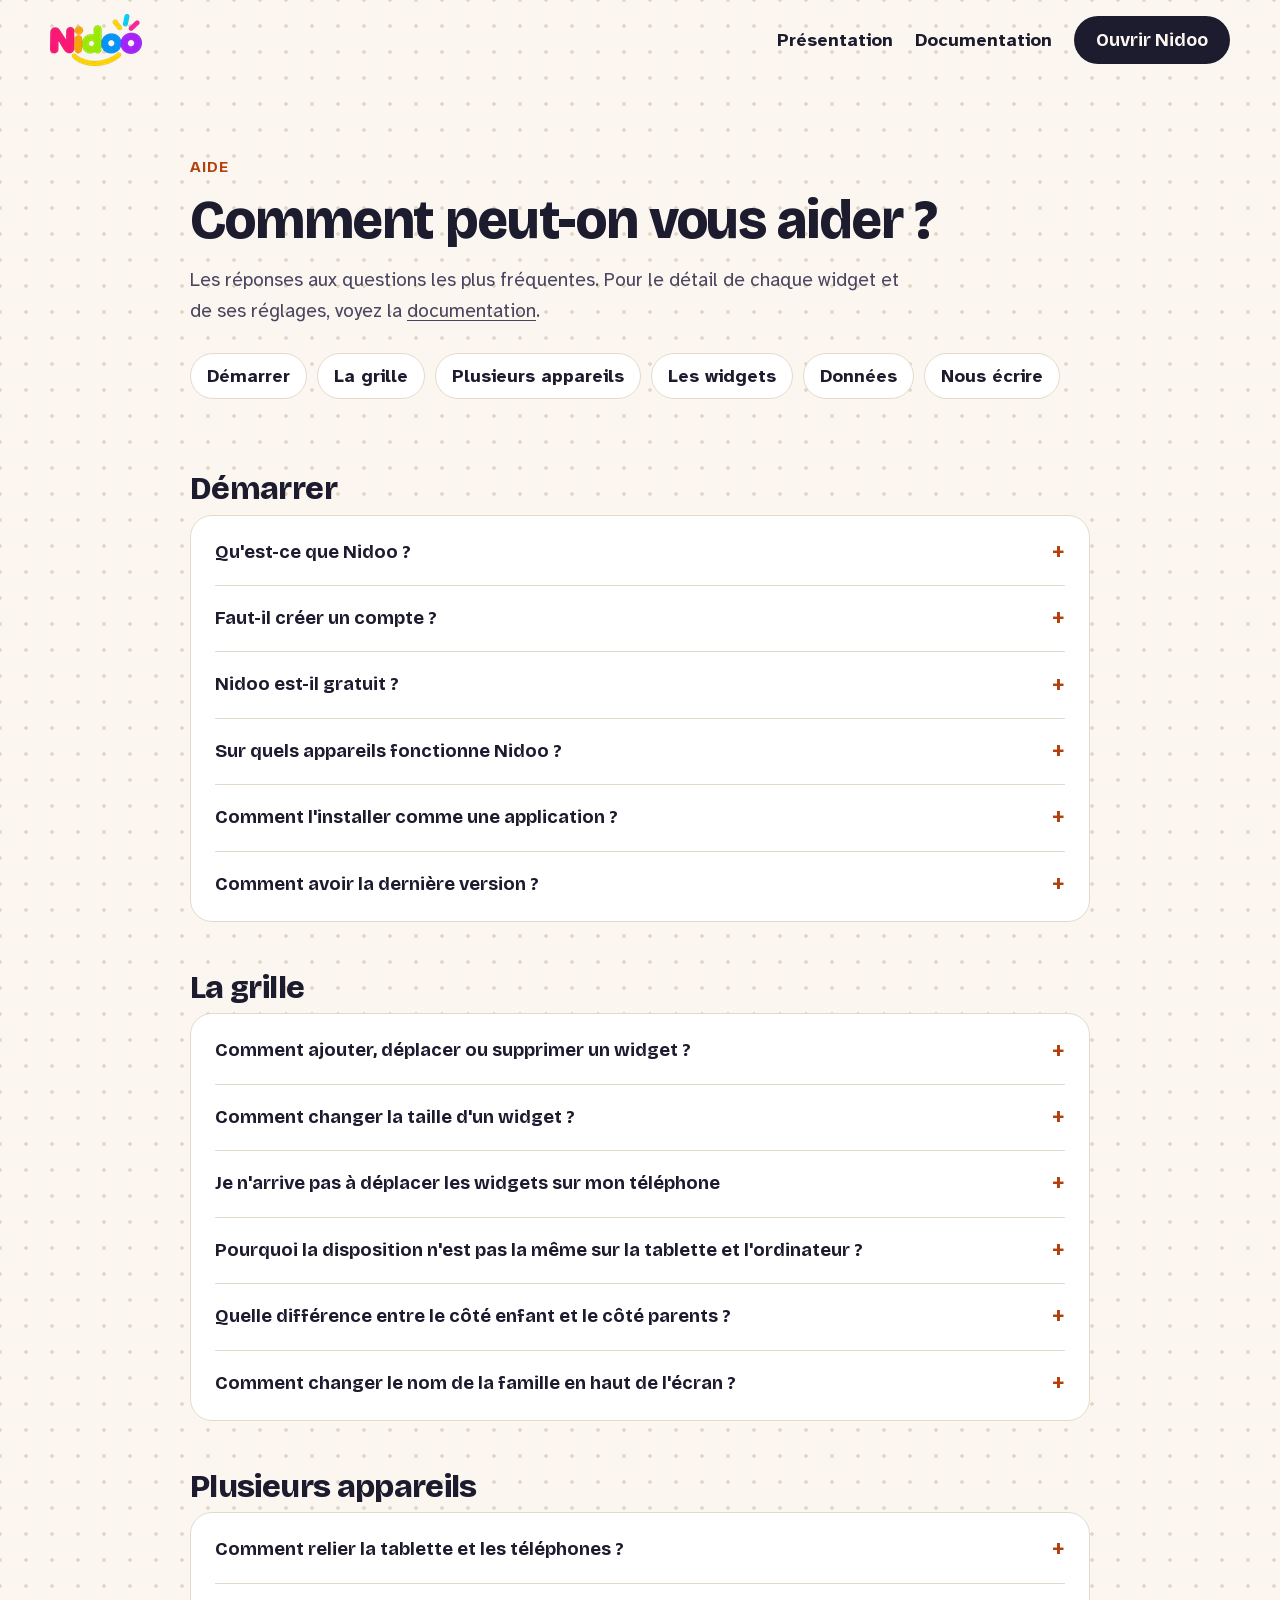
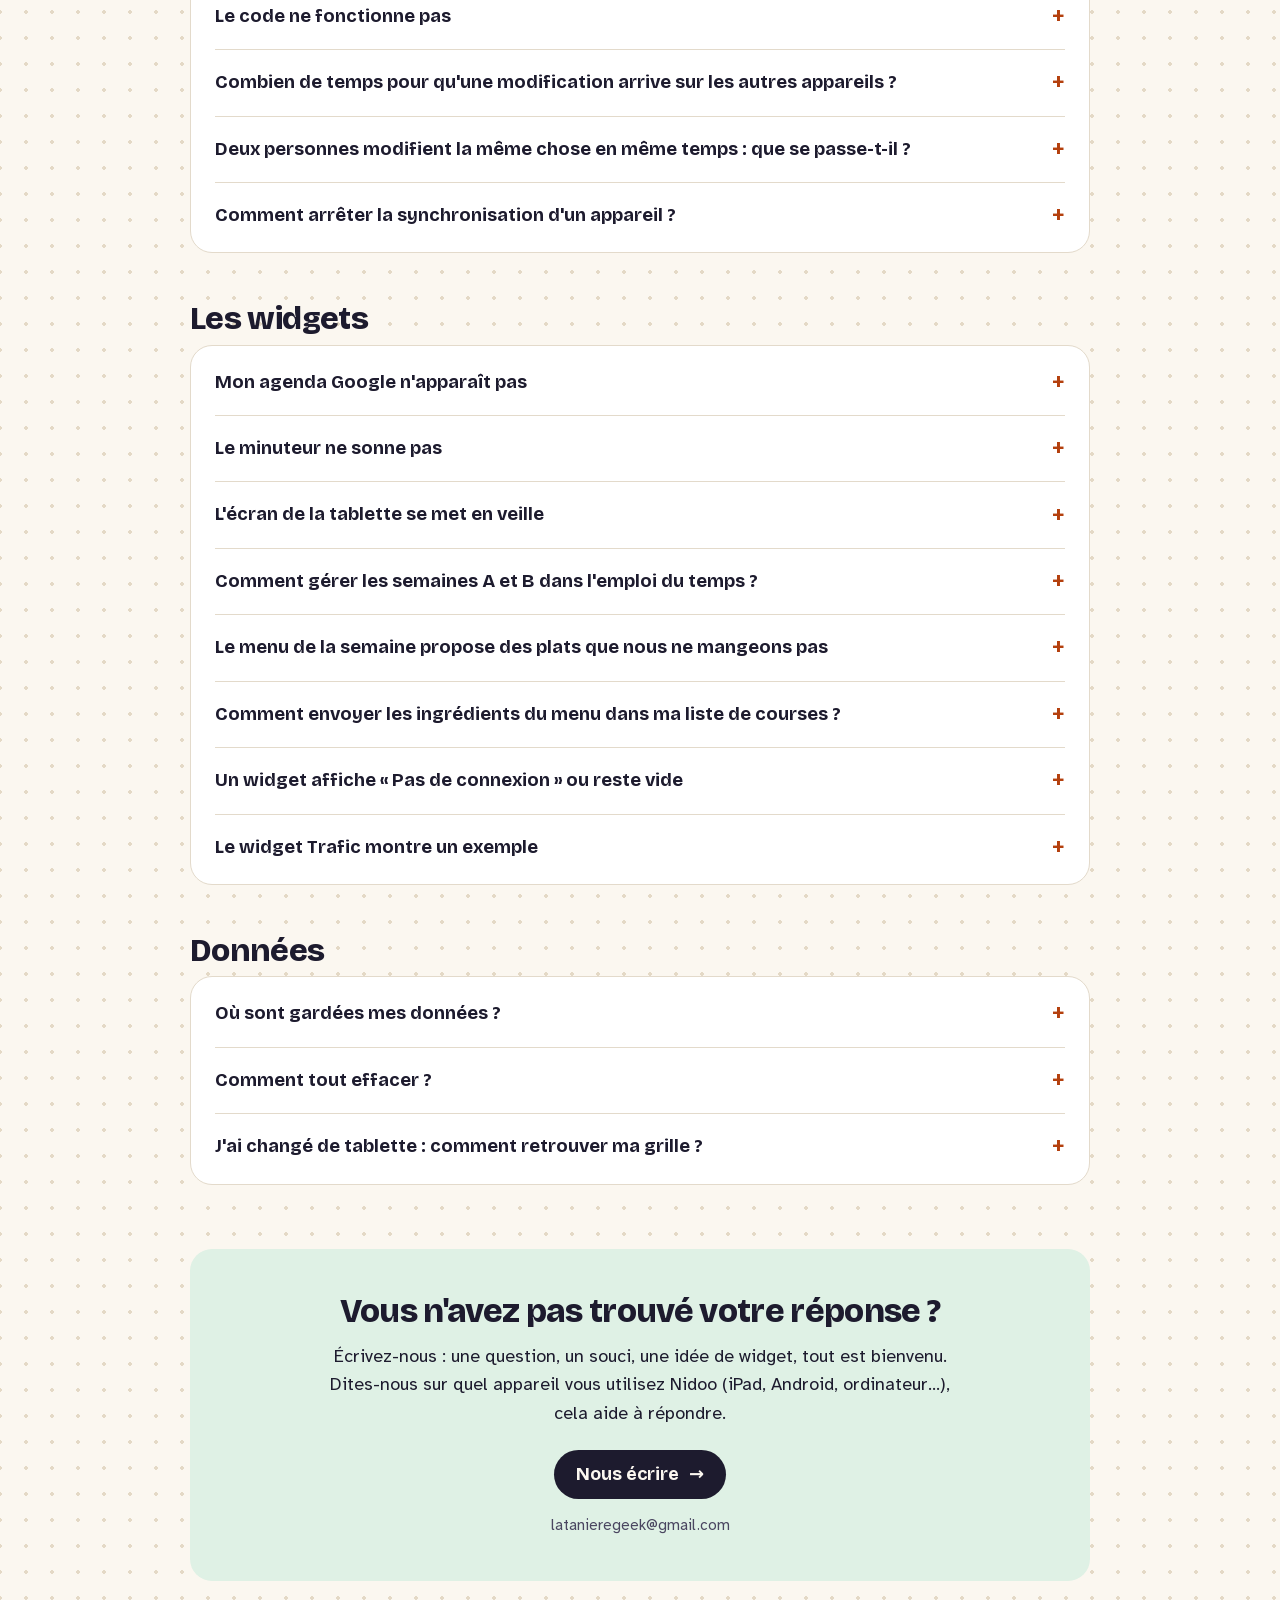
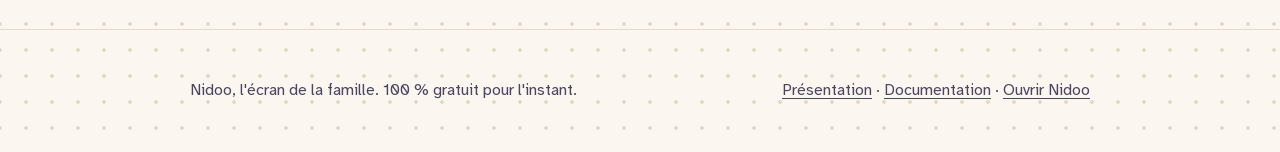
<file: help/index.html>
<!doctype html>
<html lang="fr">
<head>
  <meta charset="utf-8">
  <meta name="viewport" content="width=device-width, initial-scale=1">
  <!-- Google Tag Manager -->
  <script async src="https://www.googletagmanager.com/gtm.js?id=GTM-T9W3R7LS"></script>
  <script>
    window.dataLayer = window.dataLayer || [];
    function gtag(){dataLayer.push(arguments);}
    gtag('js', new Date());
  </script>
  <title>Aide Nidoo : questions fréquentes</title>
  <meta name="description" content="Les réponses aux questions fréquentes sur Nidoo, l'écran familial pour tablette : installation, widgets, synchronisation entre appareils, données. Et un contact si vous ne trouvez pas votre réponse.">
  <link rel="canonical" href="https://nidoo.latanieregeek.com/help/">
  <meta name="robots" content="index, follow">
  <meta name="theme-color" content="#fbf7f0" media="(prefers-color-scheme: light)">
  <meta name="theme-color" content="#16142a" media="(prefers-color-scheme: dark)">
  <meta name="color-scheme" content="light dark">
  <meta property="og:type" content="website">
  <meta property="og:locale" content="fr_FR">
  <meta property="og:site_name" content="Nidoo">
  <meta property="og:title" content="Aide Nidoo : questions fréquentes">
  <meta property="og:description" content="Installation, widgets, synchronisation, données : les réponses aux questions fréquentes sur Nidoo.">
  <meta property="og:url" content="https://nidoo.latanieregeek.com/help/">
  <meta property="og:image" content="https://nidoo.latanieregeek.com/landing/images/nidoo-partage.jpg">
  <meta name="twitter:card" content="summary_large_image">
  <link rel="icon" type="image/png" sizes="48x48" href="../landing/images/nidoo-icone-48.png">
  <link rel="apple-touch-icon" sizes="180x180" href="../landing/images/nidoo-icone-180.png">
  <link rel="preload" href="../landing/polices/bricolage.woff2" as="font" type="font/woff2" crossorigin>
  <link rel="preload" href="../landing/polices/atkinson-400.woff2" as="font" type="font/woff2" crossorigin>

  <script type="application/ld+json">
  {
    "@context": "https://schema.org",
    "@type": "FAQPage",
    "inLanguage": "fr",
    "url": "https://nidoo.latanieregeek.com/help/",
    "mainEntity": [
      { "@type": "Question", "name": "Faut-il créer un compte pour utiliser Nidoo ?", "acceptedAnswer": { "@type": "Answer", "text": "Non. On ouvre nidoo.latanieregeek.com dans le navigateur et on commence, sans e-mail ni mot de passe." } },
      { "@type": "Question", "name": "Nidoo est-il gratuit ?", "acceptedAnswer": { "@type": "Answer", "text": "Oui : pour l'instant, tout est 100 % gratuit et sans publicité. Certains widgets pourraient devenir payants plus tard. Seul le widget Trafic demande une clé TomTom, elle aussi gratuite." } },
      { "@type": "Question", "name": "Comment installer Nidoo comme une application sur iPad ou Android ?", "acceptedAnswer": { "@type": "Answer", "text": "Sur iPad ou iPhone : dans Safari, bouton Partager, puis Sur l'écran d'accueil. Sur Android : dans Chrome, menu, puis Ajouter à l'écran d'accueil. Nidoo s'ouvre alors en plein écran." } },
      { "@type": "Question", "name": "Comment relier la tablette et les téléphones ?", "acceptedAnswer": { "@type": "Answer", "text": "Sur un appareil : Modifier, puis Appareil, puis Afficher un code (4 caractères, valable 10 minutes). Sur l'autre appareil : Modifier, Appareil, taper le code, puis Relier." } },
      { "@type": "Question", "name": "Comment afficher mon agenda Google dans Nidoo ?", "acceptedAnswer": { "@type": "Answer", "text": "Dans Google Agenda sur ordinateur : Paramètres, l'agenda, Intégrer l'agenda, puis copier l'Adresse secrète au format iCal et la coller dans les réglages du widget Agenda." } },
      { "@type": "Question", "name": "Où sont gardées mes données ?", "acceptedAnswer": { "@type": "Answer", "text": "Dans le navigateur de l'appareil. Si vous reliez plusieurs appareils, la grille est aussi enregistrée sur le serveur de Nidoo, dans un fichier accessible uniquement avec la clé secrète de votre famille." } }
    ]
  }
  </script>

  <style>
    @font-face { font-family: "Bricolage Grotesque"; font-style: normal; font-weight: 500 800; font-display: swap; src: url(../landing/polices/bricolage.woff2) format("woff2"); }
    @font-face { font-family: "Atkinson Hyperlegible"; font-style: normal; font-weight: 400; font-display: swap; src: url(../landing/polices/atkinson-400.woff2) format("woff2"); }
    @font-face { font-family: "Atkinson Hyperlegible"; font-style: normal; font-weight: 700; font-display: swap; src: url(../landing/polices/atkinson-700.woff2) format("woff2"); }

    /* Mêmes couleurs que la page de présentation (landing). */
    :root {
      --papier: #fbf7f0; --papier-2: #f3ece0; --carte: #ffffff; --encre: #1d1b2e; --encre-douce: #4a4660;
      --trait: #e3dacb; --braise: #b4400e; --braise-fond: #fde7d9; --sapin: #1e5b3a; --sapin-fond: #dff1e5;
      --focus: #2457d6; --point: #e4d9c6; --rayon: 22px;
      --titre: "Bricolage Grotesque", ui-sans-serif, system-ui, sans-serif;
      --texte: "Atkinson Hyperlegible", ui-sans-serif, system-ui, -apple-system, "Segoe UI", sans-serif;
    }
    @media (prefers-color-scheme: dark) {
      :root {
        --papier: #16142a; --papier-2: #1e1b36; --carte: #232042; --encre: #f4f1ea; --encre-douce: #c9c4da;
        --trait: #36315d; --braise: #ff9a62; --braise-fond: #3a2330; --sapin: #7fd6a0; --sapin-fond: #1d3a32;
        --focus: #8fb0ff; --point: #2c2756;
      }
    }
    *, *::before, *::after { box-sizing: border-box; }
    html { scroll-behavior: smooth; -webkit-text-size-adjust: 100%; }
    @media (prefers-reduced-motion: reduce) { html { scroll-behavior: auto; } *, *::before, *::after { transition: none !important; } }
    body {
      margin: 0; color: var(--encre); font-family: var(--texte); font-size: 1.125rem; line-height: 1.6;
      background-color: var(--papier);
      background-image: radial-gradient(var(--point) 1.6px, transparent 2px);
      background-size: 26px 26px; background-position: 13px 13px;
    }
    a { color: inherit; text-underline-offset: 0.18em; }
    :focus-visible { outline: 3px solid var(--focus); outline-offset: 3px; border-radius: 6px; }
    h1, h2 { font-family: var(--titre); line-height: 1.1; letter-spacing: -0.02em; margin: 0; }
    .contenu { width: min(900px, 100% - 32px); margin-inline: auto; }
    .evitement { position: absolute; left: 16px; top: -100px; z-index: 10; padding: 12px 18px; border-radius: 12px; background: var(--encre); color: var(--papier); font-weight: 700; text-decoration: none; }
    .evitement:focus { top: 16px; }

    .entete { padding-block: 14px; }
    .entete .contenu { width: min(1180px, 100% - 32px); display: flex; align-items: center; gap: 16px; }
    .entete .logo img { height: 52px; width: auto; display: block; }
    .entete nav { margin-left: auto; display: flex; align-items: center; gap: 22px; }
    .entete nav a { font-weight: 700; text-decoration: none; }
    .entete nav a:hover { text-decoration: underline; }
    .bouton {
      display: inline-flex; align-items: center; justify-content: center; gap: 10px; min-height: 48px; padding: 10px 22px;
      border-radius: 999px; background: var(--encre); color: var(--papier) !important; text-decoration: none !important;
      font-family: var(--titre); font-weight: 700;
    }
    @media (max-width: 640px) { .entete nav .secondaire { display: none; } }

    .ouverture { padding: clamp(32px, 6vw, 72px) 0 24px; }
    .sur-titre { display: inline-block; margin-bottom: 12px; font-family: var(--titre); font-size: 0.95rem; font-weight: 700; letter-spacing: 0.06em; text-transform: uppercase; color: var(--braise); }
    h1 { font-size: clamp(2.3rem, 5vw, 3.4rem); font-weight: 800; }
    .chapeau { margin: 14px 0 0; color: var(--encre-douce); font-size: 1.2rem; max-width: 60ch; }
    .themes { display: flex; flex-wrap: wrap; gap: 10px; margin: 26px 0 0; padding: 0; list-style: none; }
    .themes a { display: inline-block; padding: 8px 16px; border-radius: 999px; background: var(--carte); border: 1px solid var(--trait); font-weight: 700; text-decoration: none; }
    .themes a:hover { border-color: var(--encre); }

    .theme { margin-top: 48px; scroll-margin-top: 16px; }
    .theme h2 { font-size: clamp(1.6rem, 3vw, 2rem); font-weight: 800; margin-bottom: 8px; }
    .questions { background: var(--carte); border: 1px solid var(--trait); border-radius: var(--rayon); padding: 4px 24px; }
    .questions details + details { border-top: 1px solid var(--trait); }
    .questions summary {
      display: flex; justify-content: space-between; align-items: center; gap: 16px; padding: 18px 0; cursor: pointer; list-style: none;
      font-family: var(--titre); font-size: 1.15rem; font-weight: 700;
    }
    .questions summary::-webkit-details-marker { display: none; }
    .questions summary::after { content: "+"; flex: none; font-size: 1.7rem; font-weight: 500; line-height: 1; color: var(--braise); transition: transform 0.2s ease; }
    .questions details[open] summary::after { transform: rotate(45deg); }
    .reponse { padding: 0 0 20px; color: var(--encre-douce); }
    .reponse p { margin: 0 0 10px; }
    .reponse ol, .reponse ul { margin: 0 0 10px; padding-left: 1.3em; }
    .reponse strong { color: var(--encre); }
    .reponse a { font-weight: 700; color: var(--encre); }

    .contact {
      margin: 64px 0 24px; padding: clamp(28px, 4vw, 44px); border-radius: var(--rayon); text-align: center;
      background: var(--sapin-fond);
    }
    .contact h2 { font-size: clamp(1.6rem, 3vw, 2.1rem); font-weight: 800; }
    .contact p { margin: 12px auto 22px; max-width: 52ch; color: var(--encre); }
    .contact .adresse { display: block; margin-top: 14px; font-size: 0.95rem; color: var(--encre-douce); }
    .pied { margin-top: 48px; padding-block: 32px; border-top: 1px solid var(--trait); color: var(--encre-douce); font-size: 1rem; }
    .pied .contenu { display: flex; flex-wrap: wrap; justify-content: space-between; gap: 12px; }
  </style>
</head>
<body>
  <a class="evitement" href="#principal">Aller au contenu</a>
  <header class="entete">
    <div class="contenu">
      <a class="logo" href="../landing/">
        <picture>
          <source type="image/webp" srcset="../landing/images/nidoo-texte-52.webp 1x, ../landing/images/nidoo-texte-104.webp 2x">
          <img src="../landing/images/nidoo-texte-52.png" srcset="../landing/images/nidoo-texte-52.png 1x, ../landing/images/nidoo-texte-104.png 2x" width="92" height="52" alt="Nidoo">
        </picture>
      </a>
      <nav aria-label="Liens du site">
        <a class="secondaire" href="../landing/">Présentation</a>
        <a class="secondaire" href="../doc/">Documentation</a>
        <a class="bouton" href="https://nidoo.latanieregeek.com/">Ouvrir Nidoo</a>
      </nav>
    </div>
  </header>

  <main id="principal" class="contenu">
    <section class="ouverture" aria-labelledby="titre">
      <span class="sur-titre">Aide</span>
      <h1 id="titre">Comment peut-on vous aider ?</h1>
      <p class="chapeau">Les réponses aux questions les plus fréquentes. Pour le détail de chaque widget et de ses réglages, voyez la <a href="../doc/">documentation</a>.</p>
      <ul class="themes" aria-label="Thèmes">
        <li><a href="#demarrer">Démarrer</a></li>
        <li><a href="#grille">La grille</a></li>
        <li><a href="#appareils">Plusieurs appareils</a></li>
        <li><a href="#widgets">Les widgets</a></li>
        <li><a href="#donnees">Données</a></li>
        <li><a href="#contact">Nous écrire</a></li>
      </ul>
    </section>

    <section class="theme" id="demarrer" aria-labelledby="t-demarrer">
      <h2 id="t-demarrer">Démarrer</h2>
      <div class="questions">
        <details>
          <summary>Qu'est-ce que Nidoo ?</summary>
          <div class="reponse"><p>Un écran familial pour tablette : une grille de widgets (agenda, listes de courses, menu de la semaine, routines des enfants, météo, poubelles…) que chaque famille compose elle-même, avec un côté enfant coloré et un côté parents sobre. <a href="../landing/">Découvrir Nidoo</a>.</p></div>
        </details>
        <details>
          <summary>Faut-il créer un compte ?</summary>
          <div class="reponse"><p>Non. On ouvre <a href="https://nidoo.latanieregeek.com/">nidoo.latanieregeek.com</a> dans le navigateur et on commence, sans e-mail ni mot de passe.</p></div>
        </details>
        <details>
          <summary>Nidoo est-il gratuit ?</summary>
          <div class="reponse"><p>Oui : pour l'instant, <strong>tout est 100 % gratuit</strong> et sans publicité. Certains widgets pourraient devenir payants plus tard, c'est donc le bon moment pour en profiter. Seul le widget Trafic demande une clé TomTom, elle aussi gratuite.</p></div>
        </details>
        <details>
          <summary>Sur quels appareils fonctionne Nidoo ?</summary>
          <div class="reponse"><p>Sur tout appareil avec un navigateur récent : iPad, tablette Android, ordinateur, téléphone. Il est pensé pour une tablette posée dans la cuisine ou fixée au mur ; sur un téléphone, les widgets s'affichent l'un sous l'autre.</p></div>
        </details>
        <details>
          <summary>Comment l'installer comme une application ?</summary>
          <div class="reponse">
            <ul>
              <li><strong>iPad / iPhone</strong> : dans Safari, bouton Partager, puis <strong>Sur l'écran d'accueil</strong>.</li>
              <li><strong>Android</strong> : dans Chrome, menu ⋮, puis <strong>Ajouter à l'écran d'accueil</strong>.</li>
            </ul>
            <p>Nidoo s'ouvre alors en plein écran, comme une application.</p>
          </div>
        </details>
        <details>
          <summary>Comment avoir la dernière version ?</summary>
          <div class="reponse"><p>Il n'y a rien à faire : après une mise à jour, Nidoo se recharge de lui-même dans les 10 minutes. La version installée est indiquée en bas de <strong>⚙️ Appareil</strong> (mode Modifier).</p></div>
        </details>
      </div>
    </section>

    <section class="theme" id="grille" aria-labelledby="t-grille">
      <h2 id="t-grille">La grille</h2>
      <div class="questions">
        <details>
          <summary>Comment ajouter, déplacer ou supprimer un widget ?</summary>
          <div class="reponse">
            <p>Touchez <strong>Modifier</strong> (ou faites un appui long sur la grille) : les widgets tremblent.</p>
            <ul>
              <li><strong>+ Ajouter</strong> en haut pour en ajouter un ;</li>
              <li>glissez un widget pour le déplacer ;</li>
              <li><strong>×</strong> pour le supprimer, <strong>🎨</strong> pour changer sa couleur, <strong>⚙️</strong> pour le régler.</li>
            </ul>
            <p>Touchez <strong>Terminé</strong> (👍 sur téléphone) pour revenir à l'affichage normal.</p>
          </div>
        </details>
        <details>
          <summary>Comment changer la taille d'un widget ?</summary>
          <div class="reponse"><p>En mode Modifier, touchez sa roue <strong>⚙️</strong> : le champ <strong>Taille</strong> propose les tailles possibles pour ce widget (1×1, 1×2, 2×2, 3×2 ou 4×2).</p></div>
        </details>
        <details>
          <summary>Je n'arrive pas à déplacer les widgets sur mon téléphone</summary>
          <div class="reponse"><p>C'est voulu : sur un téléphone, les widgets s'affichent simplement dans l'ordre, l'un sous l'autre. Rangez-les sur la tablette ou l'ordinateur.</p></div>
        </details>
        <details>
          <summary>Pourquoi la disposition n'est pas la même sur la tablette et l'ordinateur ?</summary>
          <div class="reponse"><p>La place des widgets est propre à chaque appareil (et à chaque sens, horizontal ou vertical) : ranger l'un ne dérange pas l'autre. Le contenu des widgets, lui, est bien le même partout.</p></div>
        </details>
        <details>
          <summary>Quelle différence entre le côté enfant et le côté parents ?</summary>
          <div class="reponse">
            <p>L'interrupteur en haut à droite passe d'une version colorée pour les enfants à une version sobre pour les adultes. <strong>Chaque côté a sa propre grille</strong> de widgets.</p>
            <p>Pour avoir la même liste des deux côtés : en ajoutant une <strong>Liste</strong> (ou des <strong>Échéances</strong>), choisissez celle qui existe déjà de l'autre côté. Les <strong>Humeurs</strong> sont toujours les mêmes des deux côtés.</p>
          </div>
        </details>
        <details>
          <summary>Comment changer le nom de la famille en haut de l'écran ?</summary>
          <div class="reponse"><p>En mode Modifier, touchez le nom (« Famille Dupond ») et écrivez le vôtre. Il est le même sur tous les appareils reliés.</p></div>
        </details>
      </div>
    </section>

    <section class="theme" id="appareils" aria-labelledby="t-appareils">
      <h2 id="t-appareils">Plusieurs appareils</h2>
      <div class="questions">
        <details>
          <summary>Comment relier la tablette et les téléphones ?</summary>
          <div class="reponse">
            <ol>
              <li>Sur l'appareil qui a la bonne grille : <strong>Modifier</strong>, puis <strong>⚙️ Appareil</strong>, puis <strong>Afficher un code</strong>.</li>
              <li>Sur l'autre appareil : <strong>Modifier</strong>, <strong>⚙️ Appareil</strong>, tapez le code, puis <strong>Relier</strong>.</li>
            </ol>
            <p>Si les deux appareils ont déjà des widgets du même côté, Nidoo demande quelle grille garder.</p>
          </div>
        </details>
        <details>
          <summary>Le code ne fonctionne pas</summary>
          <div class="reponse"><p>Un code est valable <strong>10 minutes</strong> : au-delà, affichez-en un nouveau. Vérifiez aussi les caractères (il n'y a jamais de 0, O, 1, I ni L, pour éviter les confusions). Après 10 essais ratés, il faut attendre quelques minutes.</p></div>
        </details>
        <details>
          <summary>Combien de temps pour qu'une modification arrive sur les autres appareils ?</summary>
          <div class="reponse"><p>Une vingtaine de secondes en général, 5 minutes quand l'appareil est en mode nuit. Il faut que les appareils soient connectés à internet.</p></div>
        </details>
        <details>
          <summary>Deux personnes modifient la même chose en même temps : que se passe-t-il ?</summary>
          <div class="reponse"><p>Pour la plupart des widgets, la modification la plus récente gagne. Pour les Listes et les Humeurs, les deux sont gardées (par exemple deux articles ajoutés en même temps aux courses).</p></div>
        </details>
        <details>
          <summary>Comment arrêter la synchronisation d'un appareil ?</summary>
          <div class="reponse"><p><strong>⚙️ Appareil</strong>, puis <strong>Délier cet appareil</strong>. Il garde sa grille mais ne se synchronise plus.</p></div>
        </details>
      </div>
    </section>

    <section class="theme" id="widgets" aria-labelledby="t-widgets">
      <h2 id="t-widgets">Les widgets</h2>
      <div class="questions">
        <details>
          <summary>Mon agenda Google n'apparaît pas</summary>
          <div class="reponse">
            <p>Le widget a besoin de l'<strong>adresse secrète au format iCal</strong> de l'agenda (l'adresse publique ne marche que si l'agenda est public) :</p>
            <ol>
              <li>Dans Google Agenda sur ordinateur, ⚙️ <strong>Paramètres</strong> ;</li>
              <li>à gauche, l'agenda voulu, puis <strong>Intégrer l'agenda</strong> ;</li>
              <li>copiez l'<strong>Adresse secrète au format iCal</strong> et collez-la dans le réglage ⚙️ du widget Agenda.</li>
            </ol>
            <p>Les nouveaux rendez-vous apparaissent dans les 10 minutes ; la flèche ↻ du widget les relit tout de suite. iCloud et Outlook fonctionnent aussi.</p>
          </div>
        </details>
        <details>
          <summary>Le minuteur ne sonne pas</summary>
          <div class="reponse"><p>Les navigateurs n'autorisent le son qu'après un toucher : démarrez le minuteur avec le bouton <strong>▶</strong> (pas seulement avec +). Vérifiez aussi le volume de la tablette et, sur iPhone ou iPad, que le mode silencieux n'est pas activé.</p></div>
        </details>
        <details>
          <summary>L'écran de la tablette se met en veille</summary>
          <div class="reponse"><p>Pendant qu'un minuteur tourne, Nidoo empêche la mise en veille. Le reste du temps, c'est le réglage de la tablette qui décide : sur iPad, Réglages, Luminosité et affichage, <strong>Verrouillage automatique</strong> (« Jamais » pour une tablette au mur). Le <a href="../doc/#nuit">mode nuit</a> de Nidoo assombrit l'écran aux heures choisies.</p></div>
        </details>
        <details>
          <summary>Comment gérer les semaines A et B dans l'emploi du temps ?</summary>
          <div class="reponse"><p>Dans la ⚙️ du widget, réglez <strong>Semaines A et B</strong> avec n'importe quel jour d'une semaine A. Dans les cours, mettez <code>A:</code> ou <code>B:</code> devant ceux qui n'ont lieu qu'une semaine sur deux (ex. <code>A: 14h Piscine</code>). Tous les détails dans la <a href="../doc/#emploi-du-temps">documentation</a>.</p></div>
        </details>
        <details>
          <summary>Le menu de la semaine propose des plats que nous ne mangeons pas</summary>
          <div class="reponse"><p>Dans la ⚙️ du widget, ajoutez les <strong>aliments interdits</strong> (un par ligne : <code>champignons</code>, <code>porc</code>, <code>végétarien</code>, <code>sans gluten</code>…). Pour un seul plat, la flèche ↻ de sa ligne en tire un autre au hasard. Pour une allergie grave, vérifiez toujours les ingrédients réellement utilisés.</p></div>
        </details>
        <details>
          <summary>Comment envoyer les ingrédients du menu dans ma liste de courses ?</summary>
          <div class="reponse"><p>Il faut une Liste nommée <strong>Courses</strong>. Dans le menu, touchez 🛒, cochez les ingrédients voulus, puis <strong>Ajouter à la liste des courses</strong>. Les quantités tiennent compte du nombre de personnes réglé dans ⚙️.</p></div>
        </details>
        <details>
          <summary>Un widget affiche « Pas de connexion » ou reste vide</summary>
          <div class="reponse"><p>La météo, Tempo, le pollen, les carburants, le trafic et les agendas ont besoin d'internet. Vérifiez le Wi-Fi de la tablette ; le widget se remet à jour tout seul au retour de la connexion. Pour la météo et le pollen, vérifiez aussi l'orthographe de la ville dans ⚙️.</p></div>
        </details>
        <details>
          <summary>Le widget Trafic montre un exemple</summary>
          <div class="reponse"><p>Il lui faut une clé TomTom, gratuite : créez un compte sur developer.tomtom.com, copiez la clé (« API key ») du tableau de bord et collez-la dans la ⚙️ du widget, avec vos adresses de départ et d'arrivée.</p></div>
        </details>
      </div>
    </section>

    <section class="theme" id="donnees" aria-labelledby="t-donnees">
      <h2 id="t-donnees">Données</h2>
      <div class="questions">
        <details>
          <summary>Où sont gardées mes données ?</summary>
          <div class="reponse"><p>Dans le navigateur de l'appareil. Si vous reliez plusieurs appareils, la grille est aussi enregistrée sur le serveur de Nidoo, dans un fichier accessible uniquement avec la clé secrète de votre famille. Les adresses d'agenda et la clé TomTom en font partie.</p></div>
        </details>
        <details>
          <summary>Comment tout effacer ?</summary>
          <div class="reponse">
            <p>Sur un appareil : supprimez les widgets en mode Modifier, ou effacez les données du site dans les réglages du navigateur (sur iPad : Réglages, Safari, Avancé, Données de sites web).</p>
            <p>Si vos appareils étaient reliés et que vous voulez aussi effacer la copie gardée sur le serveur, <a href="#contact">écrivez-nous</a>.</p>
          </div>
        </details>
        <details>
          <summary>J'ai changé de tablette : comment retrouver ma grille ?</summary>
          <div class="reponse"><p>Si l'ancienne tablette (ou un téléphone) est toujours reliée, affichez un code dessus et reliez la nouvelle : elle reprend la grille. Sinon, il faut recomposer la grille : sans appareils reliés, les données restent dans le navigateur de l'ancien appareil.</p></div>
        </details>
      </div>
    </section>

    <section class="contact" id="contact" aria-labelledby="t-contact">
      <h2 id="t-contact">Vous n'avez pas trouvé votre réponse ?</h2>
      <p>Écrivez-nous : une question, un souci, une idée de widget, tout est bienvenu. Dites-nous sur quel appareil vous utilisez Nidoo (iPad, Android, ordinateur…), cela aide à répondre.</p>
      <a class="bouton" href="mailto:latanieregeek@gmail.com?subject=Nidoo%20%3A%20une%20question">Nous écrire <span aria-hidden="true">→</span></a>
      <span class="adresse">latanieregeek@gmail.com</span>
    </section>
  </main>

  <footer class="pied">
    <div class="contenu">
      <p>Nidoo, l'écran de la famille. 100 % gratuit pour l'instant.</p>
      <p><a href="../landing/">Présentation</a> · <a href="../doc/">Documentation</a> · <a href="https://nidoo.latanieregeek.com/">Ouvrir Nidoo</a></p>
    </div>
  </footer>
</body>
</html>
</file>
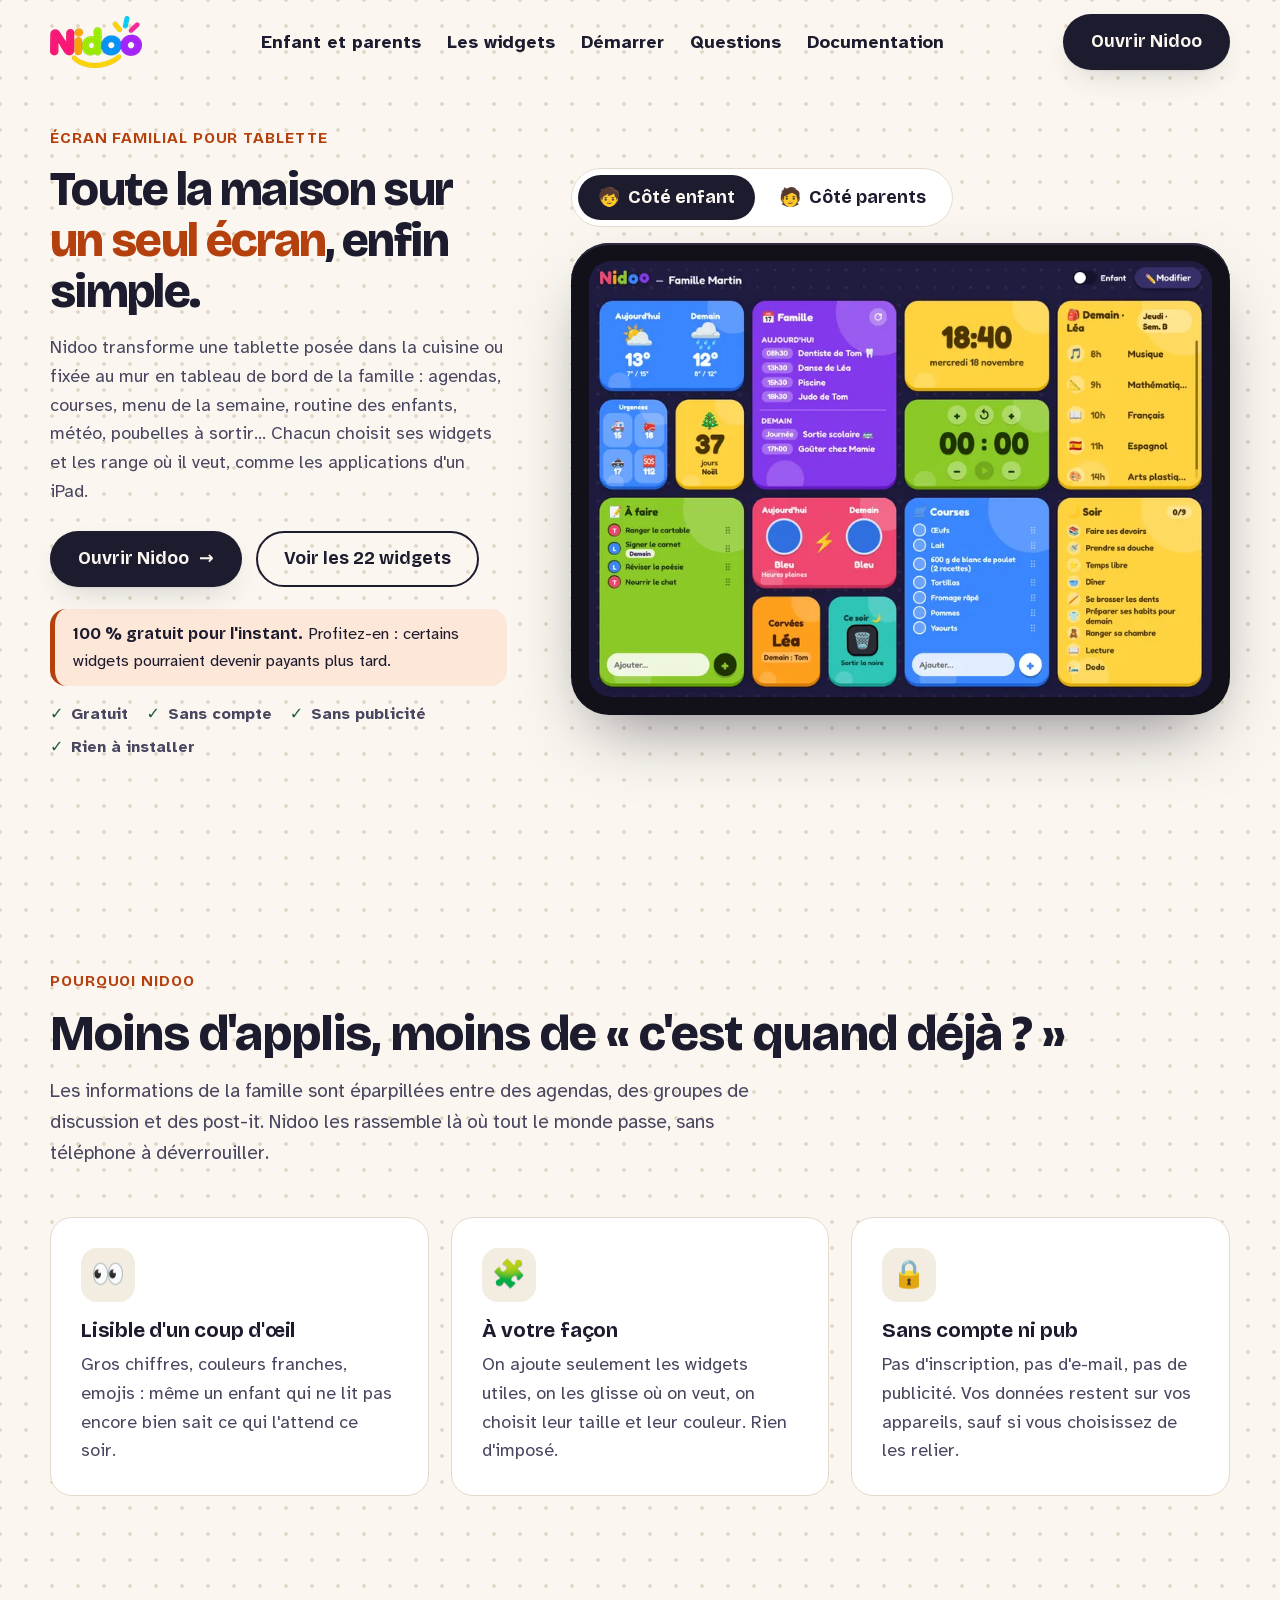
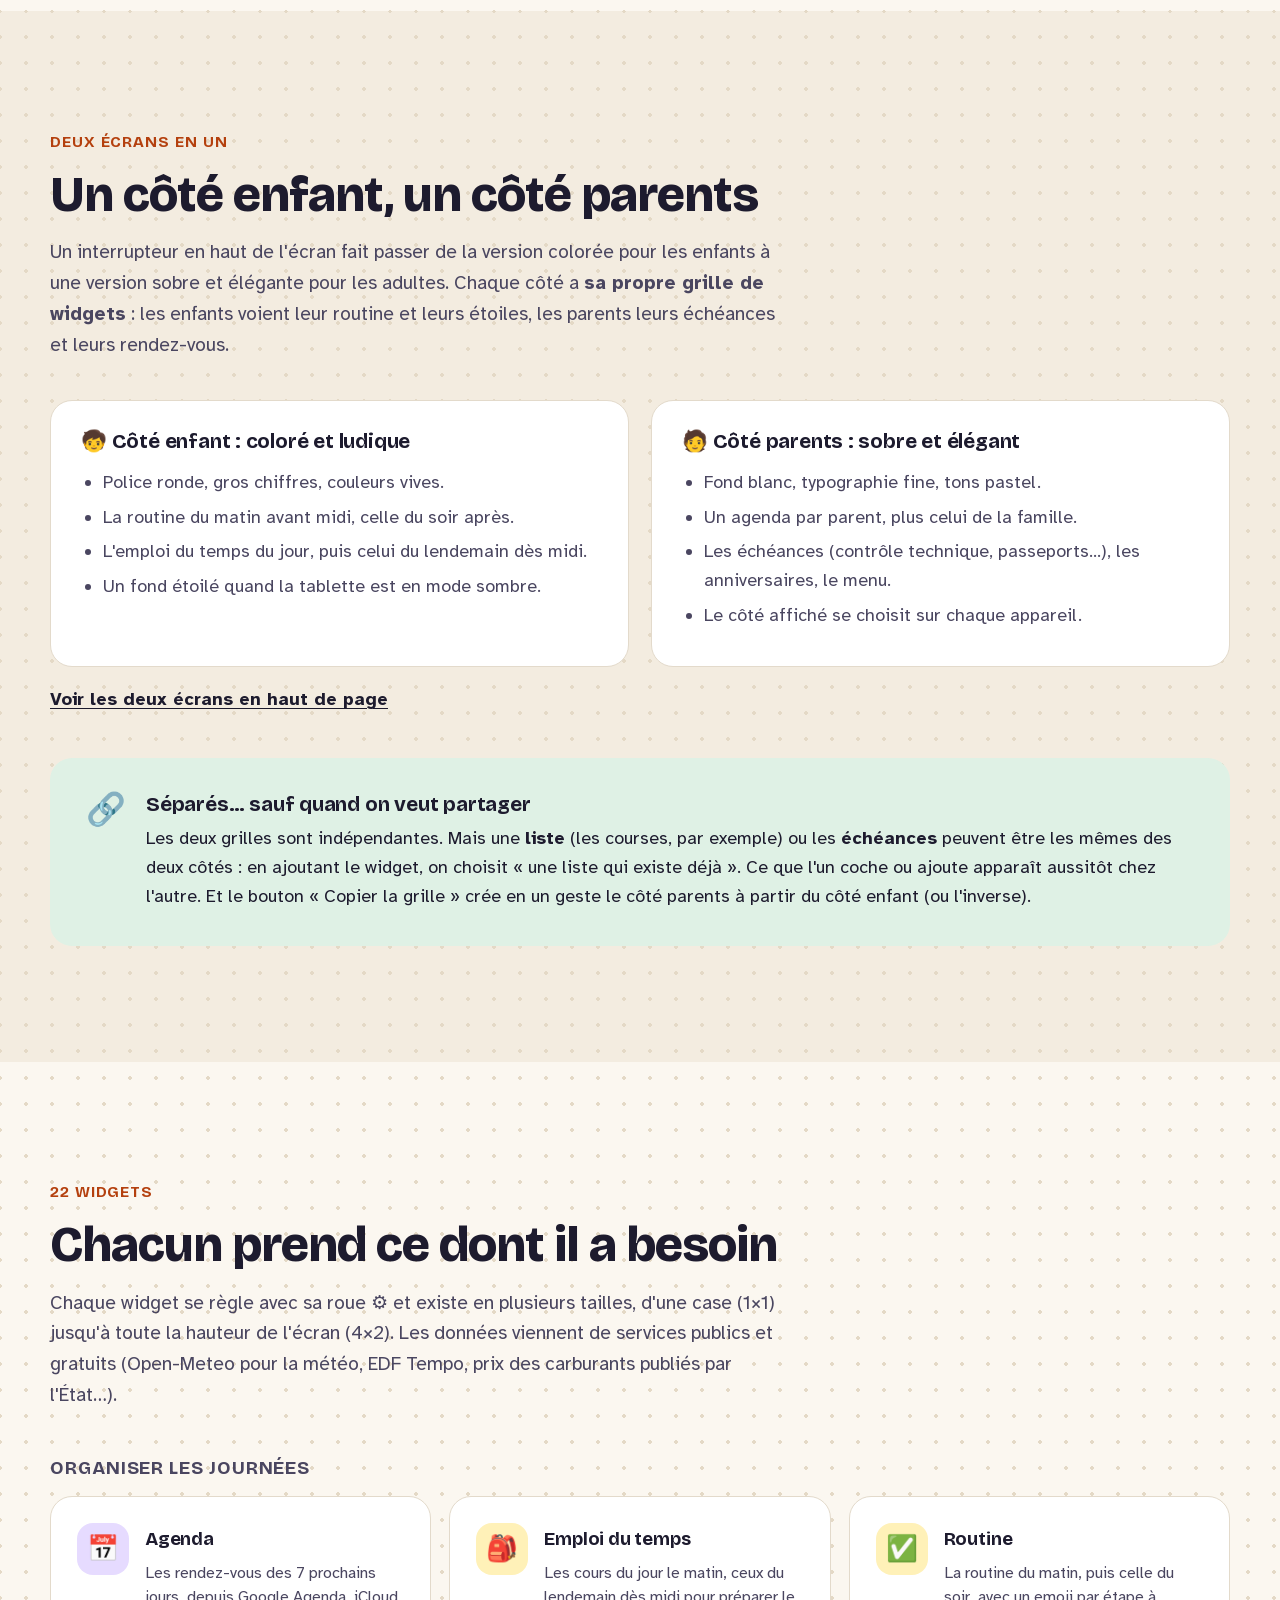
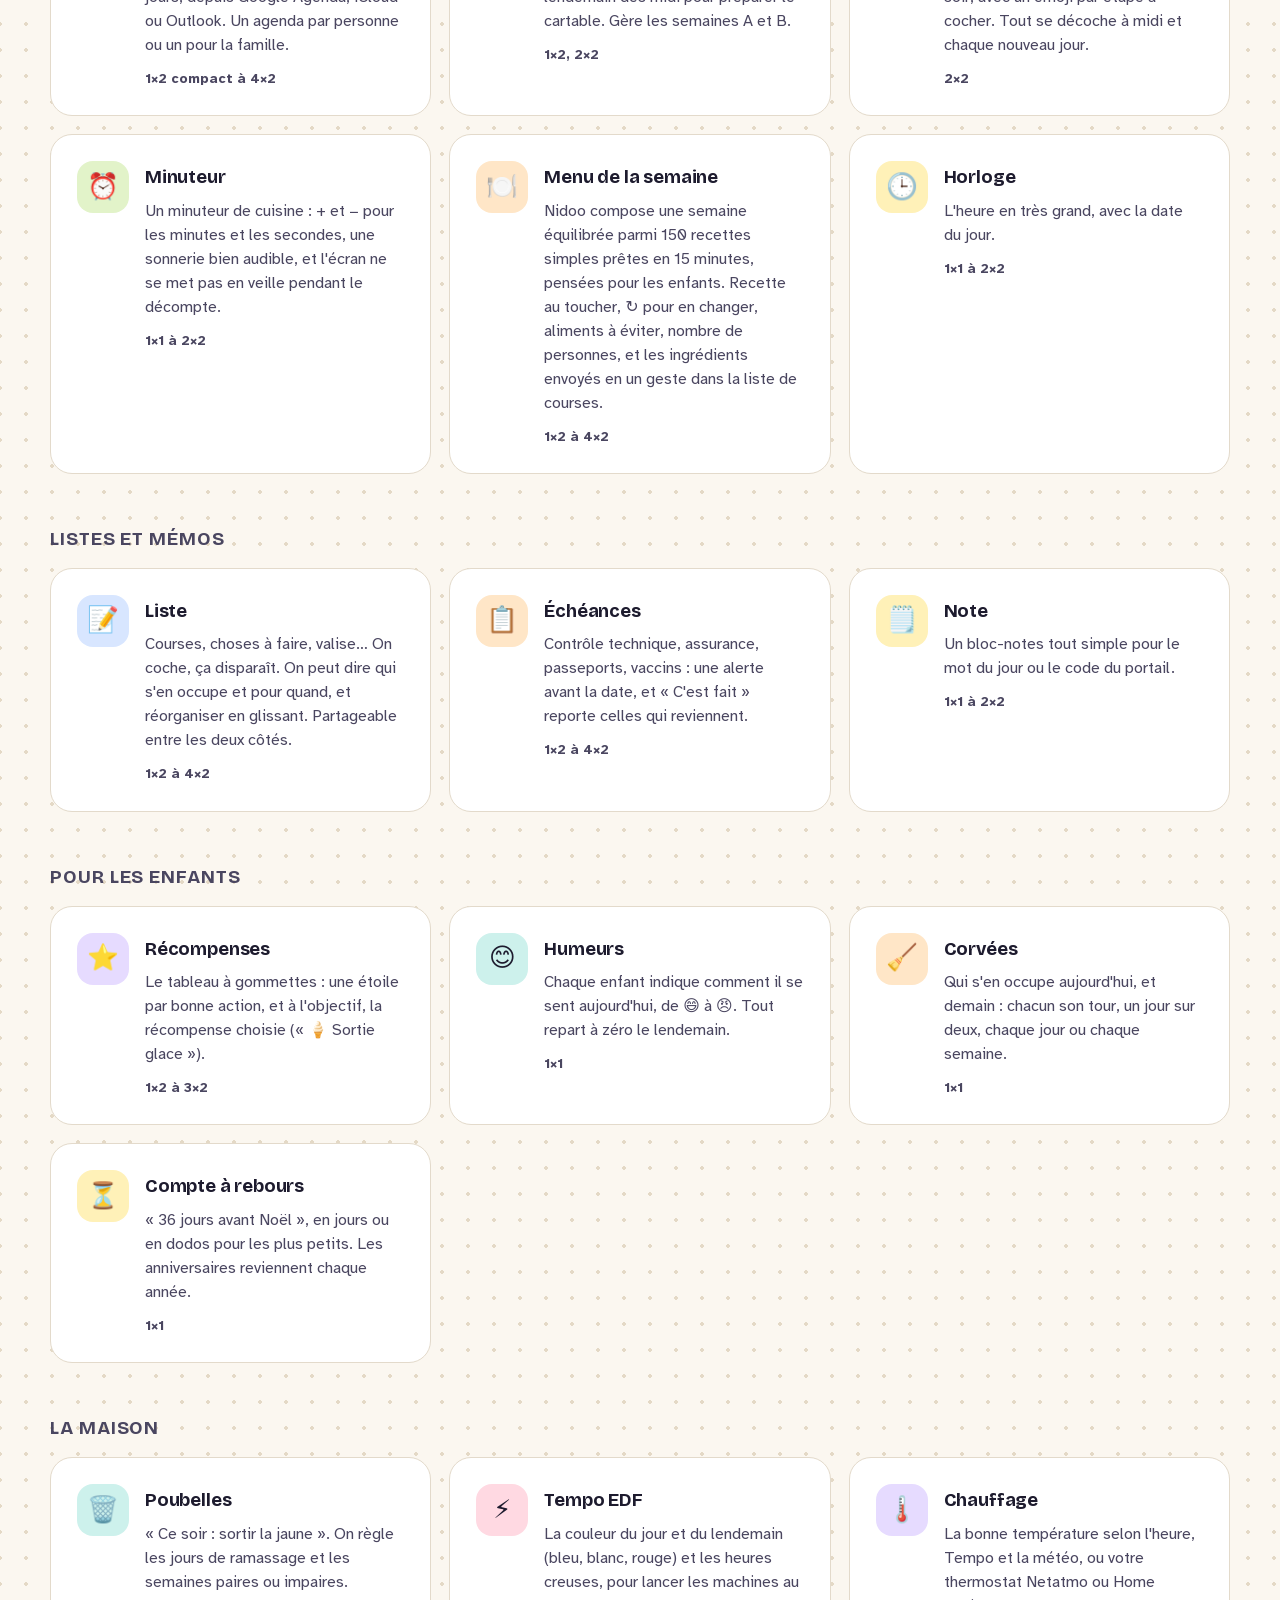
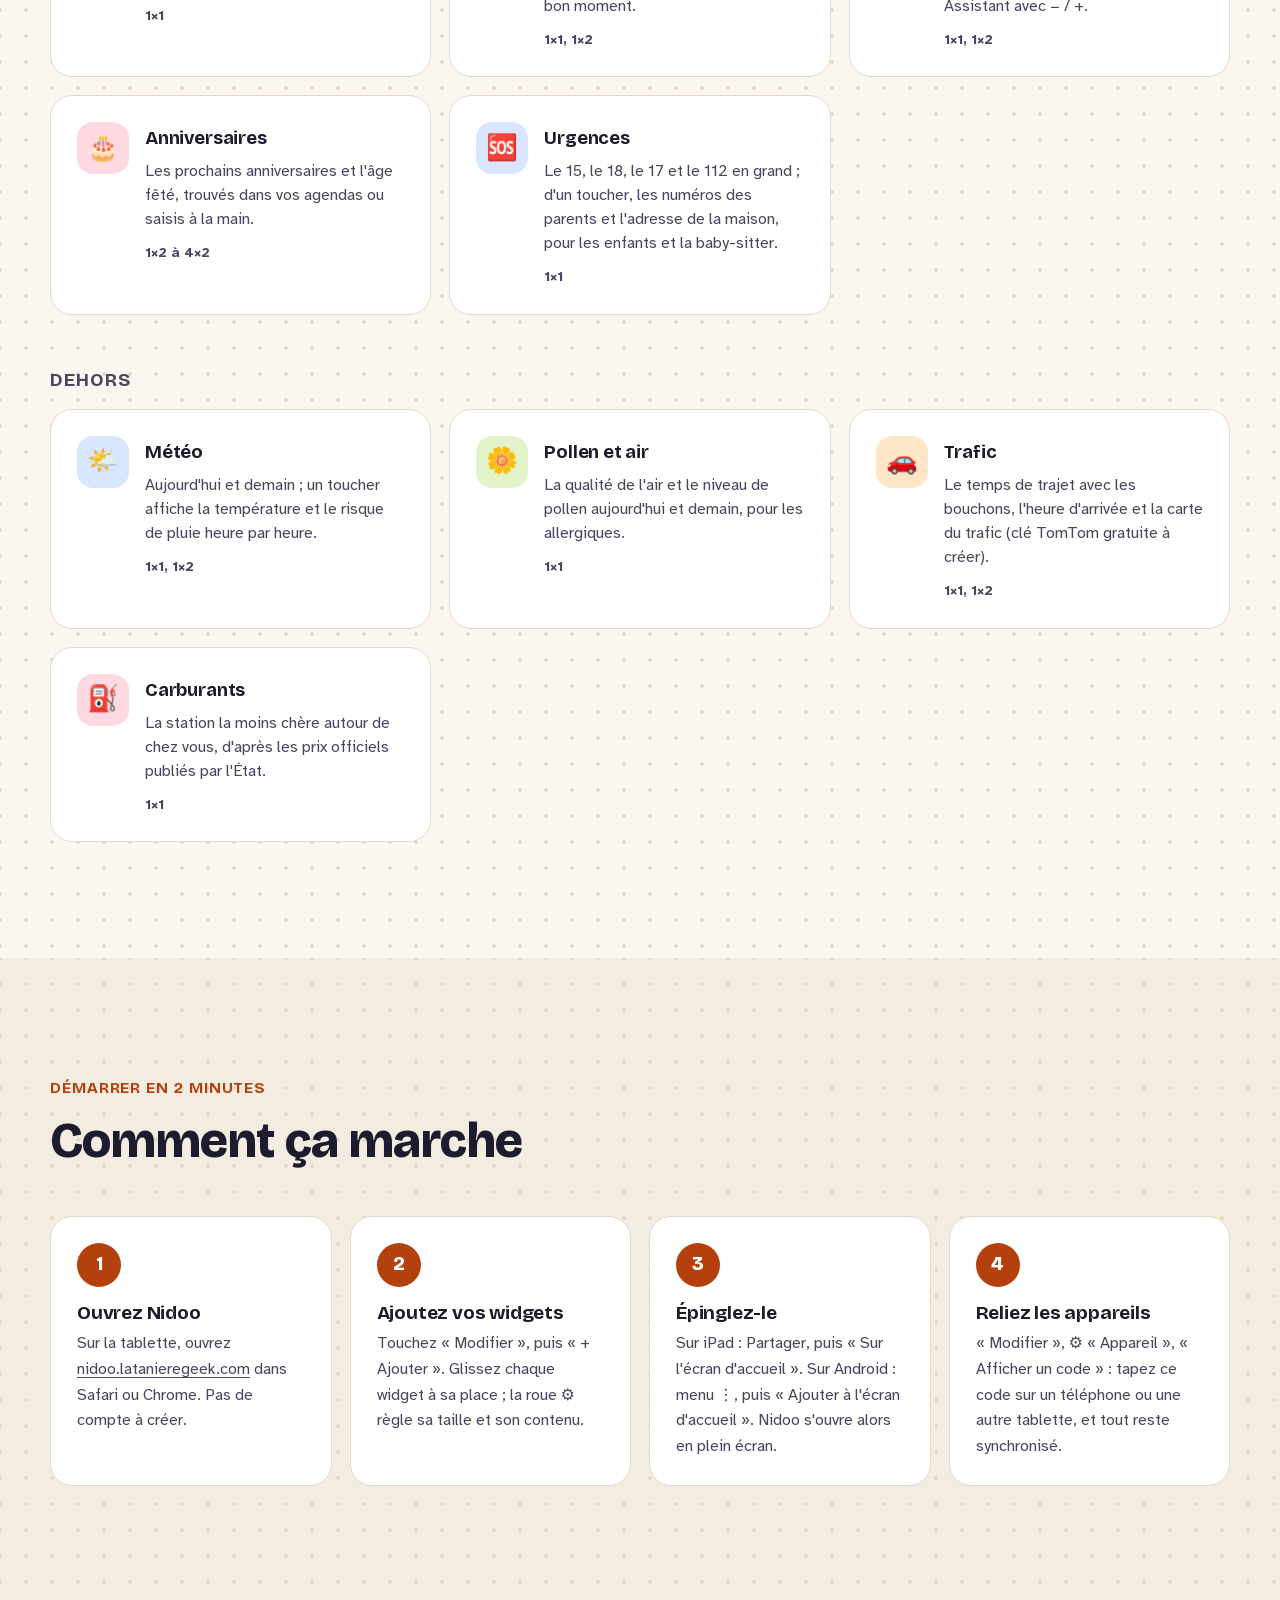
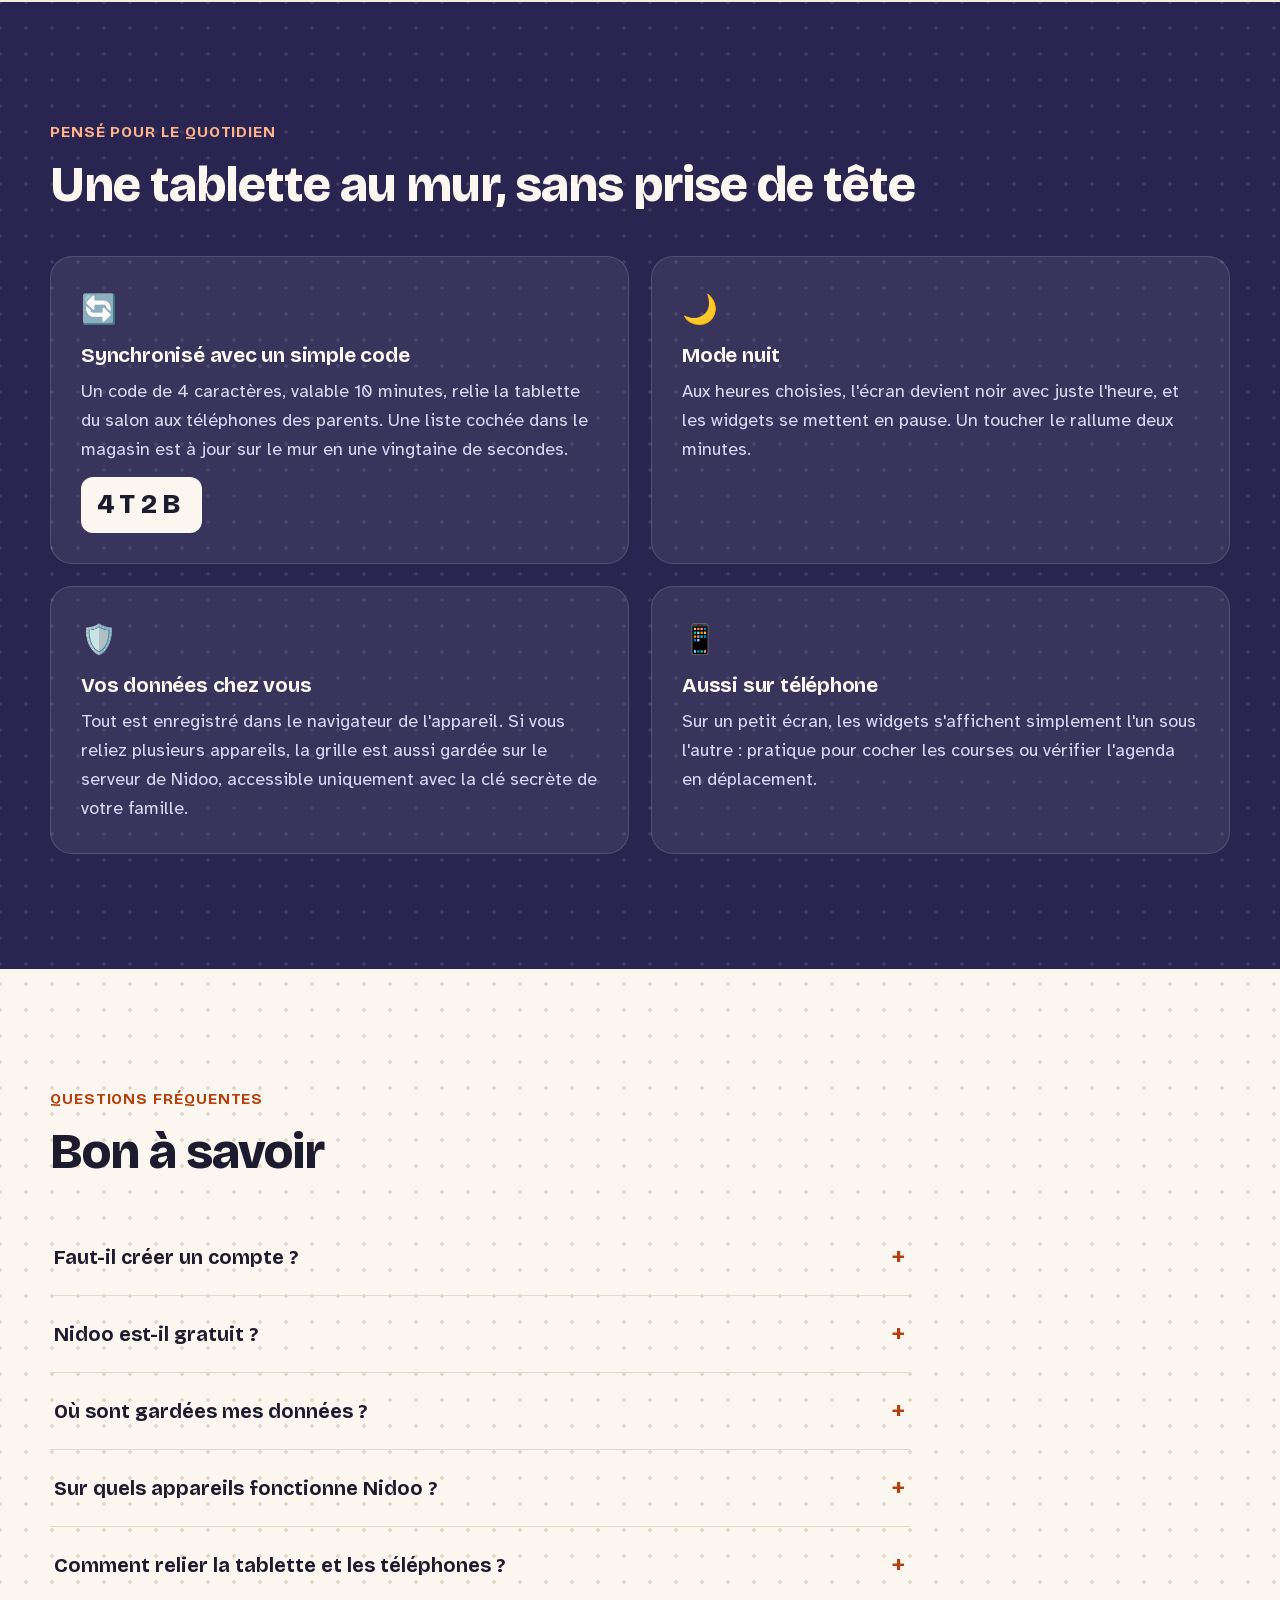
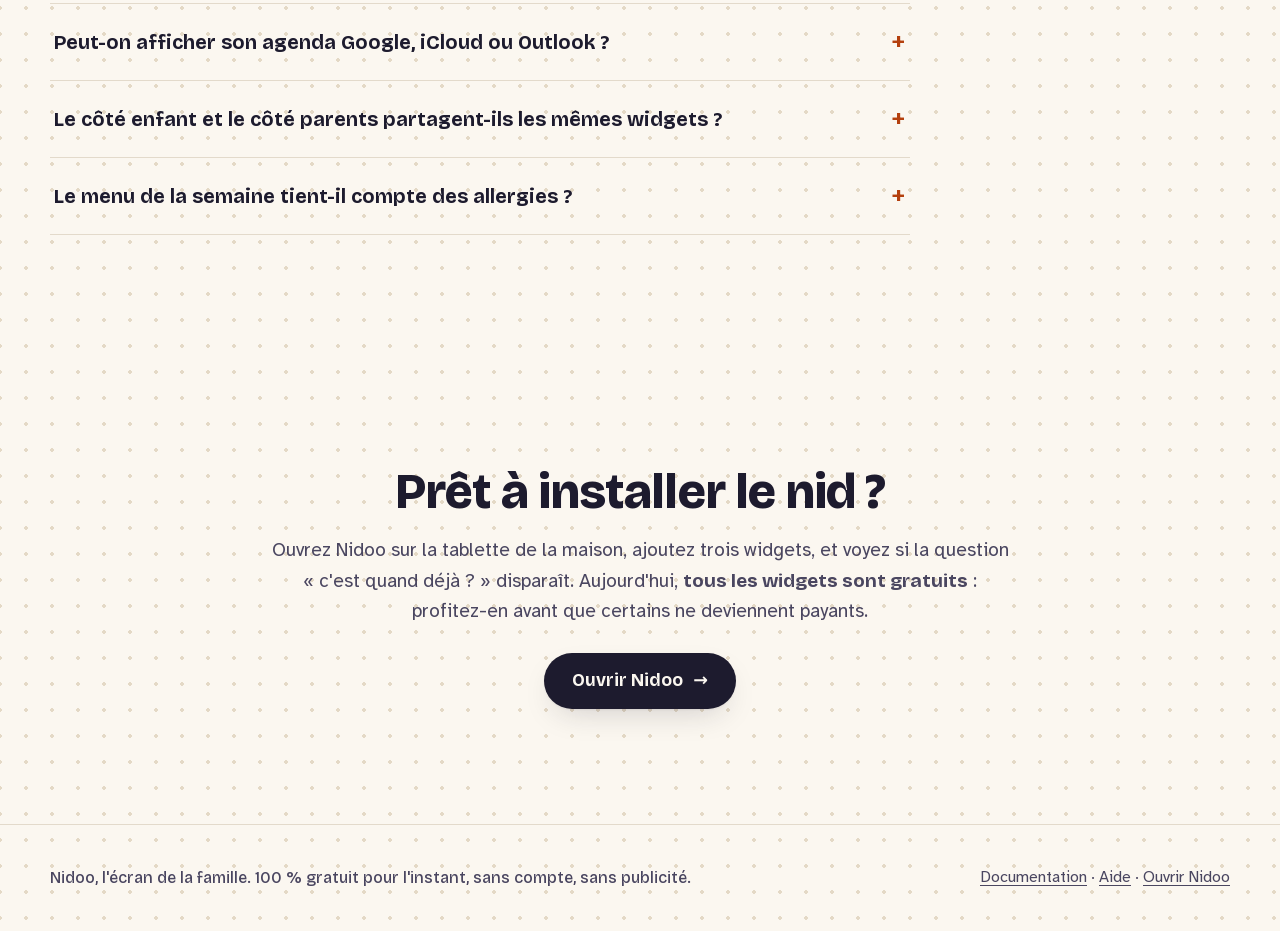
<file: landing/index.html>
<!doctype html>
<html lang="fr">
<head>
  <meta charset="utf-8">
  <meta name="viewport" content="width=device-width, initial-scale=1">
  <!-- Google Tag Manager -->
  <script async src="https://www.googletagmanager.com/gtm.js?id=GTM-T9W3R7LS"></script>
  <script>
    window.dataLayer = window.dataLayer || [];
    function gtag(){dataLayer.push(arguments);}
    gtag('js', new Date());
  </script>
  <title>Nidoo : l'écran de la famille sur tablette, gratuit et simple</title>
  <meta name="description" content="Nidoo transforme une tablette en écran familial : agenda, listes de courses, menus de la semaine, routines des enfants, météo, poubelles… 100 % gratuit pour l'instant, sans compte, sans publicité.">
  <link rel="canonical" href="https://nidoo.latanieregeek.com/landing/">
  <meta name="robots" content="index, follow, max-image-preview:large">
  <meta name="theme-color" content="#fbf7f0" media="(prefers-color-scheme: light)">
  <meta name="theme-color" content="#16142a" media="(prefers-color-scheme: dark)">
  <meta name="color-scheme" content="light dark">

  <!-- Partage sur les réseaux sociaux -->
  <meta property="og:type" content="website">
  <meta property="og:locale" content="fr_FR">
  <meta property="og:site_name" content="Nidoo">
  <meta property="og:title" content="Nidoo : l'écran de la famille sur tablette">
  <meta property="og:description" content="Agenda, courses, menus, routines des enfants, météo… sur une tablette au mur. 100 % gratuit pour l'instant, sans compte, sans publicité.">
  <meta property="og:url" content="https://nidoo.latanieregeek.com/landing/">
  <meta property="og:image" content="https://nidoo.latanieregeek.com/landing/images/nidoo-partage.jpg">
  <meta property="og:image:width" content="1200">
  <meta property="og:image:height" content="630">
  <meta property="og:image:alt" content="L'écran Nidoo sur une tablette : agenda familial, liste de courses, routine du soir et météo.">
  <meta name="twitter:card" content="summary_large_image">
  <meta name="twitter:title" content="Nidoo : l'écran de la famille sur tablette">
  <meta name="twitter:description" content="Agenda, courses, menus, routines des enfants, météo… Gratuit, sans compte, sans publicité.">
  <meta name="twitter:image" content="https://nidoo.latanieregeek.com/landing/images/nidoo-partage.jpg">

  <link rel="icon" type="image/png" sizes="48x48" href="images/nidoo-icone-48.png">
  <link rel="apple-touch-icon" sizes="180x180" href="images/nidoo-icone-180.png">

  <!-- Polices : Bricolage Grotesque (titres) et Atkinson Hyperlegible (texte, conçue pour être lisible par tous),
       hébergées ici (dossier polices/) : rien n'attend un autre site avant d'afficher la page. -->
  <link rel="preload" href="polices/bricolage.woff2" as="font" type="font/woff2" crossorigin>
  <link rel="preload" href="polices/atkinson-400.woff2" as="font" type="font/woff2" crossorigin>
  <link rel="preload" as="image" href="images/nidoo-enfant-1600.webp" imagesrcset="images/nidoo-enfant-800.webp 800w, images/nidoo-enfant-1600.webp 1600w" imagesizes="(min-width: 960px) 56vw, 92vw" type="image/webp">

  <!-- Pour les moteurs de recherche et les assistants : ce qu'est Nidoo, et les questions fréquentes. -->
  <script type="application/ld+json">
  {
    "@context": "https://schema.org",
    "@graph": [
      {
        "@type": "WebApplication",
        "@id": "https://nidoo.latanieregeek.com/#app",
        "name": "Nidoo",
        "image": "https://nidoo.latanieregeek.com/landing/images/nidoo-logo-512.jpg",
        "url": "https://nidoo.latanieregeek.com/",
        "description": "Écran familial pour tablette : une grille de widgets (agenda, listes, menus de la semaine, routines, emploi du temps, météo, poubelles, minuteur…) avec un mode enfant coloré et un mode parents sobre. Gratuit, sans compte, sans publicité.",
        "applicationCategory": "LifestyleApplication",
        "operatingSystem": "Navigateur web (iPad, tablette Android, ordinateur, téléphone)",
        "inLanguage": "fr",
        "isAccessibleForFree": true,
        "offers": { "@type": "Offer", "price": "0", "priceCurrency": "EUR", "description": "Entièrement gratuit pour l'instant ; certains widgets pourraient devenir payants à l'avenir." },
        "screenshot": [
          "https://nidoo.latanieregeek.com/landing/images/nidoo-enfant-1600.jpg",
          "https://nidoo.latanieregeek.com/landing/images/nidoo-parents-1600.jpg"
        ],
        "featureList": [
          "Grille de widgets à placer soi-même, comme sur un iPad",
          "Mode enfant coloré et mode parents sobre, chacun avec sa grille",
          "Listes partagées entre le côté enfant et le côté parents si on le souhaite",
          "Agenda Google, iCloud ou Outlook",
          "Menu de la semaine équilibré avec 150 recettes de 15 minutes et liste de courses",
          "Emploi du temps avec semaines A et B",
          "Synchronisation entre appareils avec un code de 4 caractères",
          "Mode nuit"
        ]
      },
      {
        "@type": "WebPage",
        "@id": "https://nidoo.latanieregeek.com/landing/",
        "url": "https://nidoo.latanieregeek.com/landing/",
        "name": "Nidoo : l'écran de la famille sur tablette, gratuit et simple",
        "inLanguage": "fr",
        "about": { "@id": "https://nidoo.latanieregeek.com/#app" },
        "primaryImageOfPage": "https://nidoo.latanieregeek.com/landing/images/nidoo-partage.jpg"
      },
      {
        "@type": "FAQPage",
        "mainEntity": [
          { "@type": "Question", "name": "Faut-il créer un compte ?",
            "acceptedAnswer": { "@type": "Answer", "text": "Non. On ouvre Nidoo dans le navigateur et on commence. Pas d'adresse e-mail, pas de mot de passe." } },
          { "@type": "Question", "name": "Nidoo est-il gratuit ?",
            "acceptedAnswer": { "@type": "Answer", "text": "Oui, pour l'instant tout est 100 % gratuit et sans publicité. Certains widgets pourraient devenir payants plus tard : c'est le bon moment pour en profiter. Seul le widget Trafic demande une clé TomTom, elle aussi gratuite." } },
          { "@type": "Question", "name": "Où sont gardées mes données ?",
            "acceptedAnswer": { "@type": "Answer", "text": "Dans le navigateur de l'appareil. Si vous reliez plusieurs appareils, la grille est aussi enregistrée sur le serveur de Nidoo, dans un fichier accessible uniquement avec la clé secrète de votre famille, pour que les appareils se synchronisent." } },
          { "@type": "Question", "name": "Sur quels appareils fonctionne Nidoo ?",
            "acceptedAnswer": { "@type": "Answer", "text": "Sur tout appareil avec un navigateur récent : iPad, tablette Android, ordinateur. Sur téléphone, les widgets s'affichent l'un sous l'autre." } },
          { "@type": "Question", "name": "Comment relier la tablette et les téléphones ?",
            "acceptedAnswer": { "@type": "Answer", "text": "Sur un appareil, Modifier puis Appareil puis Afficher un code : un code de 4 caractères valable 10 minutes. On le tape sur l'autre appareil, et les deux restent synchronisés." } },
          { "@type": "Question", "name": "Peut-on afficher son agenda Google, iCloud ou Outlook ?",
            "acceptedAnswer": { "@type": "Answer", "text": "Oui, en collant l'adresse iCal de l'agenda dans les réglages du widget Agenda. Pour Google Agenda : Paramètres, l'agenda, Intégrer l'agenda, Adresse secrète au format iCal." } },
          { "@type": "Question", "name": "Le côté enfant et le côté parents partagent-ils les mêmes widgets ?",
            "acceptedAnswer": { "@type": "Answer", "text": "Non, chaque côté a sa propre grille. Mais une Liste ou des Échéances peuvent être partagées : en ajoutant le widget, on choisit une liste qui existe déjà de l'autre côté, et le contenu est le même des deux côtés." } },
          { "@type": "Question", "name": "Le menu de la semaine tient-il compte des allergies ?",
            "acceptedAnswer": { "@type": "Answer", "text": "On peut indiquer des aliments ou régimes à éviter (porc, poisson, végétarien, sans gluten, sans lactose…). Pour une allergie grave, vérifiez toujours les ingrédients réellement utilisés." } }
        ]
      }
    ]
  }
  </script>

  <style>
    @font-face { font-family: "Bricolage Grotesque"; font-style: normal; font-weight: 500 800; font-display: swap; src: url(polices/bricolage.woff2) format("woff2"); }
    @font-face { font-family: "Atkinson Hyperlegible"; font-style: normal; font-weight: 400; font-display: swap; src: url(polices/atkinson-400.woff2) format("woff2"); }
    @font-face { font-family: "Atkinson Hyperlegible"; font-style: italic; font-weight: 400; font-display: swap; src: url(polices/atkinson-400-italique.woff2) format("woff2"); }
    @font-face { font-family: "Atkinson Hyperlegible"; font-style: normal; font-weight: 700; font-display: swap; src: url(polices/atkinson-700.woff2) format("woff2"); }

    /* ------------------------------------------------------------------
       Couleurs et tailles (clair, puis sombre si l'appareil est en mode sombre)
       Les contrastes texte / fond respectent le niveau AA du RGAA / WCAG.
       ------------------------------------------------------------------ */
    :root {
      --papier: #fbf7f0;
      --papier-2: #f3ece0;
      --carte: #ffffff;
      --encre: #1d1b2e;
      --encre-douce: #4a4660;
      --trait: #e3dacb;
      --braise: #b4400e;        /* accent : 5,6:1 sur --papier */
      --braise-fond: #fde7d9;
      --sapin: #1e5b3a;
      --sapin-fond: #dff1e5;
      --nuit: #2a2550;
      --focus: #2457d6;
      --ombre: 0 1px 2px rgba(29, 27, 46, 0.06), 0 12px 32px -12px rgba(29, 27, 46, 0.22);
      --rayon: 22px;
      --titre: "Bricolage Grotesque", ui-sans-serif, system-ui, sans-serif;
      --texte: "Atkinson Hyperlegible", ui-sans-serif, system-ui, -apple-system, "Segoe UI", sans-serif;
      --largeur: 1180px;
      --point: #e4d9c6;
    }
    @media (prefers-color-scheme: dark) {
      :root {
        --papier: #16142a;
        --papier-2: #1e1b36;
        --carte: #232042;
        --encre: #f4f1ea;
        --encre-douce: #c9c4da;
        --trait: #36315d;
        --braise: #ff9a62;
        --braise-fond: #3a2330;
        --sapin: #7fd6a0;
        --sapin-fond: #1d3a32;
        --nuit: #c8c1ff;
        --focus: #8fb0ff;
        --ombre: 0 1px 2px rgba(0, 0, 0, 0.3), 0 16px 40px -16px rgba(0, 0, 0, 0.7);
        --point: #2c2756;
      }
    }

    *, *::before, *::after { box-sizing: border-box; }
    html { -webkit-text-size-adjust: 100%; scroll-behavior: smooth; }
    @media (prefers-reduced-motion: reduce) {
      html { scroll-behavior: auto; }
      *, *::before, *::after { animation: none !important; transition: none !important; }
    }
    /* Fond à petits points, comme une page de bullet journal (et comme l'application). */
    body, .deux-modes {
      background-image: radial-gradient(var(--point) 1.6px, transparent 2px);
      background-size: 26px 26px;
      background-position: 13px 13px;
    }
    body {
      margin: 0;
      background-color: var(--papier);
      color: var(--encre);
      font-family: var(--texte);
      font-size: 1.125rem;
      line-height: 1.6;
    }
    img { max-width: 100%; height: auto; display: block; }
    a { color: inherit; text-decoration-thickness: 0.08em; text-underline-offset: 0.18em; }
    a:hover { text-decoration-thickness: 0.14em; }
    :focus-visible { outline: 3px solid var(--focus); outline-offset: 3px; border-radius: 6px; }
    h1, h2, h3 { font-family: var(--titre); line-height: 1.08; letter-spacing: -0.02em; margin: 0; }
    h2 { font-size: clamp(2rem, 4.2vw, 3.1rem); font-weight: 800; }
    h3 { font-size: 1.3rem; font-weight: 700; letter-spacing: -0.01em; }
    p { margin: 0; }
    .contenu { width: min(var(--largeur), 100% - 32px); margin-inline: auto; }
    .sur-titre {
      display: inline-block;
      margin-bottom: 14px;
      font-family: var(--titre);
      font-size: 0.95rem;
      font-weight: 700;
      letter-spacing: 0.06em;
      text-transform: uppercase;
      color: var(--braise);
    }
    .chapeau { max-width: 62ch; margin-top: 16px; color: var(--encre-douce); font-size: 1.2rem; }
    section { padding-block: clamp(64px, 9vw, 120px); }
    .visuellement-cache {
      position: absolute !important; width: 1px; height: 1px; padding: 0; margin: -1px;
      overflow: hidden; clip: rect(0, 0, 0, 0); white-space: nowrap; border: 0;
    }

    /* Lien d'évitement (clavier, lecteur d'écran) */
    .evitement {
      position: absolute; left: 16px; top: -100px; z-index: 10;
      padding: 12px 18px; border-radius: 12px;
      background: var(--encre); color: var(--papier); font-weight: 700; text-decoration: none;
    }
    .evitement:focus { top: 16px; }

    /* Boutons */
    .bouton {
      display: inline-flex; align-items: center; justify-content: center; gap: 10px;
      min-height: 52px; padding: 12px 26px;
      border-radius: 999px; border: 2px solid transparent;
      font-family: var(--titre); font-size: 1.1rem; font-weight: 700; text-decoration: none;
      transition: transform 0.15s ease, box-shadow 0.15s ease;
    }
    .bouton:hover { transform: translateY(-2px); }
    .bouton-plein { background: var(--encre); color: var(--papier); box-shadow: var(--ombre); }
    .bouton-trait { border-color: var(--encre); color: var(--encre); }
    .bouton .fleche { transition: transform 0.15s ease; }
    .bouton:hover .fleche { transform: translateX(3px); }

    /* ---- En-tête ---- */
    .entete { padding-block: 14px; }
    .entete .contenu { display: flex; align-items: center; justify-content: space-between; gap: 16px; }
    .logo { display: block; flex: none; border-radius: 8px; }
    .logo img { width: auto; height: 52px; }
    .entete nav ul { display: flex; gap: 26px; margin: 0; padding: 0; list-style: none; }
    .entete nav a { font-weight: 700; text-decoration: none; }
    .entete nav a:hover { text-decoration: underline; }
    @media (max-width: 860px) { .entete nav { display: none; } }

    /* ---- Ouverture ---- */
    .ouverture { padding-top: clamp(16px, 3vw, 40px); padding-bottom: clamp(48px, 7vw, 96px); }
    .ouverture .chapeau { font-size: 1.12rem; }
    .ouverture .contenu { display: grid; grid-template-columns: minmax(0, 0.9fr) minmax(0, 1.3fr); gap: clamp(32px, 5vw, 72px); align-items: center; }
    @media (max-width: 960px) { .ouverture .contenu { grid-template-columns: 1fr; } }
    .ouverture h1 { font-size: clamp(2.3rem, 3.7vw, 3.5rem); font-weight: 800; letter-spacing: -0.035em; }
    .ouverture h1 em { font-style: normal; color: var(--braise); }
    .actions { display: flex; flex-wrap: wrap; gap: 14px; margin-top: 26px; }
    .bandeau-gratuit {
      margin-top: 22px; padding: 12px 18px; border-radius: 16px; font-size: 1.02rem;
      background: var(--braise-fond); border-left: 5px solid var(--braise); color: var(--encre);
    }
    /* « 100 % » : la police des titres (celle du texte barre ses zéros). */
    .bandeau-gratuit strong, .fin strong, .pied p:first-child { font-family: var(--titre); }
    .garanties { display: flex; flex-wrap: wrap; gap: 8px 18px; margin: 16px 0 0; font-size: 1rem; padding: 0; list-style: none; color: var(--encre-douce); font-weight: 700; }
    .garanties li::before { content: "✓"; margin-right: 8px; color: var(--sapin); }

    /* La tablette */
    .tablette {
      margin: 0;
      padding: clamp(10px, 1.6vw, 18px);
      border-radius: clamp(22px, 3vw, 38px);
      background: #121019;
      box-shadow: 0 2px 0 #2e2a3f inset, 0 30px 70px -24px rgba(29, 27, 46, 0.55);
    }
    .tablette img { border-radius: clamp(12px, 1.8vw, 22px); }
    /* Le bouton Enfant / Parents au-dessus de la tablette, en haut de page */
    .ouverture .choix-mode { margin-bottom: 16px; }
    figcaption { margin-top: 14px; color: var(--encre-douce); font-size: 0.98rem; text-align: center; }

    /* ---- Pourquoi ---- */
    .trois { display: grid; grid-template-columns: repeat(3, minmax(0, 1fr)); gap: 22px; margin-top: 48px; }
    @media (max-width: 860px) { .trois { grid-template-columns: 1fr; } }
    .point { padding: 30px; border-radius: var(--rayon); background: var(--carte); border: 1px solid var(--trait); }
    .point .pastille { width: 54px; height: 54px; display: grid; place-items: center; border-radius: 16px; font-size: 1.7rem; margin-bottom: 18px; background: var(--papier-2); }
    .point h3 { margin-bottom: 8px; }
    .point p { color: var(--encre-douce); }

    /* ---- Enfant / parents ---- */
    .deux-modes { background-color: var(--papier-2); }
    .deux-cotes { display: grid; grid-template-columns: repeat(2, minmax(0, 1fr)); gap: 22px; margin-top: 40px; }
    @media (max-width: 760px) { .deux-cotes { grid-template-columns: 1fr; } }
    .cote { padding: 30px; border-radius: var(--rayon); background: var(--carte); border: 1px solid var(--trait); }
    .cote ul { margin: 14px 0 0; padding-left: 1.2em; color: var(--encre-douce); }
    .cote li { margin-bottom: 6px; }
    .voir-ecrans { margin-top: 18px; font-weight: 700; }
    .choix-mode { display: inline-flex; padding: 6px; gap: 4px; border-radius: 999px; background: var(--carte); border: 1px solid var(--trait); margin: 0 0 22px; }
    .choix-mode legend { padding: 0; }
    .choix-mode input { position: absolute; opacity: 0; width: 1px; height: 1px; }
    .choix-mode label {
      display: inline-flex; align-items: center; gap: 8px; min-height: 44px; padding: 8px 20px;
      border-radius: 999px; cursor: pointer; font-family: var(--titre); font-weight: 700;
    }
    .choix-mode input:checked + label { background: var(--encre); color: var(--papier); }
    .choix-mode input:focus-visible + label { outline: 3px solid var(--focus); outline-offset: 2px; }
    /* Le bouton coché choisit l'écran affiché (sans JavaScript).
       Navigateurs trop anciens pour ":has" : les deux écrans l'un sous l'autre, sans les boutons. */
    .ecran-parents { display: none; }
    .modes:has(#mode-parents:checked) .ecran-enfant { display: none; }
    .modes:has(#mode-parents:checked) .ecran-parents { display: block; }
    @supports not selector(:has(*)) {
      .choix-mode { display: none; }
      .ecran-parents { display: block; margin-top: 24px; }
    }
    .encadre {
      margin-top: 44px; padding: clamp(24px, 3vw, 36px);
      border-radius: var(--rayon); background: var(--sapin-fond); color: var(--encre);
      display: grid; grid-template-columns: auto 1fr; gap: 20px; align-items: start;
    }
    .encadre .pastille { font-size: 2rem; line-height: 1; }
    .encadre h3 { margin-bottom: 8px; }

    /* ---- Widgets ---- */
    .familles { display: grid; gap: 56px; margin-top: 48px; }
    .famille-widgets h3 { font-size: 1.15rem; text-transform: uppercase; letter-spacing: 0.05em; color: var(--encre-douce); margin-bottom: 18px; }
    .widgets { display: grid; grid-template-columns: repeat(3, minmax(0, 1fr)); gap: 18px; margin: 0; padding: 0; list-style: none; }
    @media (max-width: 960px) { .widgets { grid-template-columns: repeat(2, minmax(0, 1fr)); } }
    @media (max-width: 620px) { .widgets { grid-template-columns: 1fr; } }
    .widget {
      display: grid; grid-template-columns: auto 1fr; gap: 6px 16px; align-content: start;
      padding: 26px; border-radius: var(--rayon); background: var(--carte); border: 1px solid var(--trait);
      transition: transform 0.15s ease, box-shadow 0.15s ease;
    }
    .widget:hover { transform: translateY(-3px); box-shadow: var(--ombre); }
    .widget .icone {
      grid-row: span 3; width: 52px; height: 52px; display: grid; place-items: center;
      border-radius: 16px; font-size: 1.6rem; background: var(--fond-icone, var(--papier-2));
    }
    .widget h4 { margin: 2px 0 0; font-family: var(--titre); font-size: 1.15rem; font-weight: 700; letter-spacing: -0.01em; }
    .widget p { color: var(--encre-douce); font-size: 1rem; line-height: 1.5; }
    .widget .tailles { margin-top: 6px; font-size: 0.85rem; font-weight: 700; color: var(--encre-douce); }
    .i-framboise { --fond-icone: #ffd9e2; } .i-orange { --fond-icone: #ffe6c7; } .i-soleil { --fond-icone: #fff1b8; }
    .i-pomme { --fond-icone: #e2f3c9; } .i-lagon { --fond-icone: #cdf1ec; } .i-ciel { --fond-icone: #d8e6ff; } .i-raisin { --fond-icone: #e6dbff; }
    @media (prefers-color-scheme: dark) {
      .i-framboise { --fond-icone: #4a2433; } .i-orange { --fond-icone: #4a3220; } .i-soleil { --fond-icone: #48401f; }
      .i-pomme { --fond-icone: #2c4021; } .i-lagon { --fond-icone: #1d4240; } .i-ciel { --fond-icone: #22335a; } .i-raisin { --fond-icone: #352a5c; }
    }

    /* ---- Comment ça marche ---- */
    .etapes { counter-reset: etape; display: grid; grid-template-columns: repeat(4, minmax(0, 1fr)); gap: 18px; margin: 48px 0 0; padding: 0; list-style: none; }
    @media (max-width: 960px) { .etapes { grid-template-columns: repeat(2, minmax(0, 1fr)); } }
    @media (max-width: 560px) { .etapes { grid-template-columns: 1fr; } }
    .etapes li { counter-increment: etape; padding: 26px; border-radius: var(--rayon); background: var(--carte); border: 1px solid var(--trait); }
    .etapes li::before {
      content: counter(etape); display: grid; place-items: center; width: 44px; height: 44px; margin-bottom: 16px;
      border-radius: 50%; background: var(--braise); color: #fff; font-family: var(--titre); font-weight: 800; font-size: 1.2rem;
    }
    @media (prefers-color-scheme: dark) { .etapes li::before { color: #16142a; } }
    .etapes h3 { margin-bottom: 8px; font-size: 1.2rem; }
    .etapes p { color: var(--encre-douce); font-size: 1rem; }

    /* ---- Atouts (synchro, nuit, confidentialité) ---- */
    .atouts {
      background-color: var(--nuit); color: #fbf7f0;
      background-image: radial-gradient(rgba(255, 255, 255, 0.09) 1.6px, transparent 2px);
      background-size: 26px 26px;
      background-position: 13px 13px;
    }
    @media (prefers-color-scheme: dark) { .atouts { background: #0e0c1e; } }
    .atouts .sur-titre { color: #ffb48a; }
    .atouts .chapeau { color: #ddd8f2; }
    .grille-atouts { display: grid; grid-template-columns: repeat(2, minmax(0, 1fr)); gap: 22px; margin-top: 44px; }
    @media (max-width: 760px) { .grille-atouts { grid-template-columns: 1fr; } }
    .atout { padding: 30px; border-radius: var(--rayon); background: rgba(255, 255, 255, 0.07); border: 1px solid rgba(255, 255, 255, 0.14); }
    .atout h3 { margin-bottom: 10px; }
    .atout p { color: #ddd8f2; }
    .atout .pastille { font-size: 1.8rem; margin-bottom: 12px; }
    .code { display: inline-block; margin-top: 14px; padding: 6px 16px; border-radius: 12px; background: #fbf7f0; color: #1d1b2e; font-family: var(--titre); font-size: 1.7rem; font-weight: 800; letter-spacing: 0.2em; }

    /* ---- Questions ---- */
    .questions { max-width: 860px; margin-top: 40px; }
    .questions details { border-bottom: 1px solid var(--trait); }
    .questions summary {
      display: flex; justify-content: space-between; align-items: center; gap: 16px;
      padding: 22px 4px; cursor: pointer; list-style: none;
      font-family: var(--titre); font-size: 1.25rem; font-weight: 700;
    }
    .questions summary::-webkit-details-marker { display: none; }
    .questions summary::after { content: "+"; flex: none; font-size: 1.8rem; font-weight: 500; line-height: 1; color: var(--braise); transition: transform 0.2s ease; }
    .questions details[open] summary::after { transform: rotate(45deg); }
    .questions details p { padding: 0 4px 24px; color: var(--encre-douce); max-width: 70ch; }

    /* ---- Fin ---- */
    .fin { text-align: center; }
    .fin .chapeau { margin-inline: auto; }
    .fin .actions { justify-content: center; }
    .pied { padding-block: 40px; border-top: 1px solid var(--trait); color: var(--encre-douce); font-size: 1rem; }
    .pied .contenu { display: flex; flex-wrap: wrap; justify-content: space-between; gap: 12px; }

    @media print {
      .entete nav, .actions, .choix-mode { display: none; }
      .ecran-mode { display: block !important; }
      body { background: #fff; color: #000; }
    }
  </style>
</head>
<body>
  <a class="evitement" href="#principal">Aller au contenu</a>

  <header class="entete">
    <div class="contenu">
      <a class="logo" href="./">
        <picture>
          <source type="image/webp" srcset="images/nidoo-texte-52.webp 1x, images/nidoo-texte-104.webp 2x">
          <img src="images/nidoo-texte-52.png" srcset="images/nidoo-texte-52.png 1x, images/nidoo-texte-104.png 2x" width="92" height="52" alt="Nidoo">
        </picture>
      </a>
      <nav aria-label="Sections de la page">
        <ul>
          <li><a href="#deux-modes">Enfant et parents</a></li>
          <li><a href="#widgets">Les widgets</a></li>
          <li><a href="#demarrer">Démarrer</a></li>
          <li><a href="#questions">Questions</a></li>
          <li><a href="../doc/">Documentation</a></li>
        </ul>
      </nav>
      <a class="bouton bouton-plein" href="https://nidoo.latanieregeek.com/">Ouvrir Nidoo</a>
    </div>
  </header>

  <main id="principal">
    <!-- Ouverture -->
    <section class="ouverture" aria-labelledby="titre-principal">
      <div class="contenu">
        <div>
          <span class="sur-titre">Écran familial pour tablette</span>
          <h1 id="titre-principal">Toute la maison sur <em>un seul écran</em>, enfin simple.</h1>
          <p class="chapeau">
            Nidoo transforme une tablette posée dans la cuisine ou fixée au mur en tableau de bord de la famille :
            agendas, courses, menu de la semaine, routine des enfants, météo, poubelles à sortir…
            Chacun choisit ses widgets et les range où il veut, comme les applications d'un iPad.
          </p>
          <div class="actions">
            <a class="bouton bouton-plein" href="https://nidoo.latanieregeek.com/">Ouvrir Nidoo <span class="fleche" aria-hidden="true">→</span></a>
            <a class="bouton bouton-trait" href="#widgets">Voir les 22 widgets</a>
          </div>
          <p class="bandeau-gratuit"><strong>100 % gratuit pour l'instant.</strong> Profitez-en : certains widgets pourraient devenir payants plus tard.</p>
          <ul class="garanties" aria-label="En bref">
            <li>Gratuit</li>
            <li>Sans compte</li>
            <li>Sans publicité</li>
            <li>Rien à installer</li>
          </ul>
        </div>
        <!-- Le bouton coché choisit l'écran affiché (sans JavaScript). -->
        <div class="modes">
          <fieldset class="choix-mode">
            <legend class="visuellement-cache">Voir le côté</legend>
            <input type="radio" name="mode" id="mode-enfant" checked>
            <label for="mode-enfant"><span aria-hidden="true">🧒</span> Côté enfant</label>
            <input type="radio" name="mode" id="mode-parents">
            <label for="mode-parents"><span aria-hidden="true">🧑</span> Côté parents</label>
          </fieldset>
          <figure class="tablette ecran-mode ecran-enfant">
            <picture>
              <source type="image/webp" srcset="images/nidoo-enfant-800.webp 800w, images/nidoo-enfant-1600.webp 1600w" sizes="(min-width: 960px) 56vw, 92vw">
              <img src="images/nidoo-enfant-1600.jpg" srcset="images/nidoo-enfant-800.jpg 800w, images/nidoo-enfant-1600.jpg 1600w" sizes="(min-width: 960px) 56vw, 92vw"
                   width="1600" height="1118" fetchpriority="high"
                   alt="Nidoo côté enfant sur une tablette, fond bleu nuit : météo d'aujourd'hui et de demain, agenda familial (dentiste, danse, judo), grande horloge, emploi du temps du lendemain en semaine B, urgences, compte à rebours jusqu'à Noël, minuteur, liste « À faire », couleur Tempo, corvée du jour, poubelle à sortir, liste de courses et routine du soir.">
            </picture>
          </figure>
          <figure class="tablette ecran-mode ecran-parents">
            <picture>
              <source type="image/webp" srcset="images/nidoo-parents-800.webp 800w, images/nidoo-parents-1600.webp 1600w" sizes="(min-width: 960px) 56vw, 92vw">
              <img src="images/nidoo-parents-1600.jpg" srcset="images/nidoo-parents-800.jpg 800w, images/nidoo-parents-1600.jpg 1600w" sizes="(min-width: 960px) 56vw, 92vw"
                   width="1600" height="1118" fetchpriority="low" decoding="async"
                   alt="Nidoo côté parents : fond blanc, typographie fine et widgets aux tons pastel : agendas de Julie, de Marc et de la famille, couleur Tempo, horloge, météo, liste « À faire », liste de courses partagée, humeurs des enfants, échéances, anniversaires et menu de la semaine.">
            </picture>
          </figure>
        </div>
      </div>
    </section>

    <!-- Pourquoi -->
    <section aria-labelledby="titre-pourquoi">
      <div class="contenu">
        <span class="sur-titre">Pourquoi Nidoo</span>
        <h2 id="titre-pourquoi">Moins d'applis, moins de « c'est quand déjà ? »</h2>
        <p class="chapeau">Les informations de la famille sont éparpillées entre des agendas, des groupes de discussion et des post-it. Nidoo les rassemble là où tout le monde passe, sans téléphone à déverrouiller.</p>
        <div class="trois">
          <article class="point">
            <div class="pastille" aria-hidden="true">👀</div>
            <h3>Lisible d'un coup d'œil</h3>
            <p>Gros chiffres, couleurs franches, emojis : même un enfant qui ne lit pas encore bien sait ce qui l'attend ce soir.</p>
          </article>
          <article class="point">
            <div class="pastille" aria-hidden="true">🧩</div>
            <h3>À votre façon</h3>
            <p>On ajoute seulement les widgets utiles, on les glisse où on veut, on choisit leur taille et leur couleur. Rien d'imposé.</p>
          </article>
          <article class="point">
            <div class="pastille" aria-hidden="true">🔒</div>
            <h3>Sans compte ni pub</h3>
            <p>Pas d'inscription, pas d'e-mail, pas de publicité. Vos données restent sur vos appareils, sauf si vous choisissez de les relier.</p>
          </article>
        </div>
      </div>
    </section>

    <!-- Enfant / parents -->
    <section class="deux-modes" id="deux-modes" aria-labelledby="titre-modes">
      <div class="contenu">
        <span class="sur-titre">Deux écrans en un</span>
        <h2 id="titre-modes">Un côté enfant, un côté parents</h2>
        <p class="chapeau">
          Un interrupteur en haut de l'écran fait passer de la version colorée pour les enfants à une version sobre et élégante pour les adultes.
          Chaque côté a <strong>sa propre grille de widgets</strong> : les enfants voient leur routine et leurs étoiles, les parents leurs échéances et leurs rendez-vous.
        </p>

        <div class="deux-cotes">
          <div class="cote">
            <h3><span aria-hidden="true">🧒</span> Côté enfant : coloré et ludique</h3>
            <ul>
              <li>Police ronde, gros chiffres, couleurs vives.</li>
              <li>La routine du matin avant midi, celle du soir après.</li>
              <li>L'emploi du temps du jour, puis celui du lendemain dès midi.</li>
              <li>Un fond étoilé quand la tablette est en mode sombre.</li>
            </ul>
          </div>
          <div class="cote">
            <h3><span aria-hidden="true">🧑</span> Côté parents : sobre et élégant</h3>
            <ul>
              <li>Fond blanc, typographie fine, tons pastel.</li>
              <li>Un agenda par parent, plus celui de la famille.</li>
              <li>Les échéances (contrôle technique, passeports…), les anniversaires, le menu.</li>
              <li>Le côté affiché se choisit sur chaque appareil.</li>
            </ul>
          </div>
        </div>
        <p class="voir-ecrans"><a href="#titre-principal">Voir les deux écrans en haut de page</a></p>

        <div class="encadre">
          <div class="pastille" aria-hidden="true">🔗</div>
          <div>
            <h3>Séparés… sauf quand on veut partager</h3>
            <p>
              Les deux grilles sont indépendantes. Mais une <strong>liste</strong> (les courses, par exemple) ou les <strong>échéances</strong>
              peuvent être les mêmes des deux côtés : en ajoutant le widget, on choisit « une liste qui existe déjà ».
              Ce que l'un coche ou ajoute apparaît aussitôt chez l'autre. Et le bouton « Copier la grille » crée en un geste
              le côté parents à partir du côté enfant (ou l'inverse).
            </p>
          </div>
        </div>
      </div>
    </section>

    <!-- Les widgets -->
    <section id="widgets" aria-labelledby="titre-widgets">
      <div class="contenu">
        <span class="sur-titre">22 widgets</span>
        <h2 id="titre-widgets">Chacun prend ce dont il a besoin</h2>
        <p class="chapeau">
          Chaque widget se règle avec sa roue ⚙️ et existe en plusieurs tailles, d'une case (1×1) jusqu'à toute la hauteur de l'écran (4×2).
          Les données viennent de services publics et gratuits (Open-Meteo pour la météo, EDF Tempo, prix des carburants publiés par l'État…).
        </p>

        <div class="familles">
          <div class="famille-widgets">
            <h3>Organiser les journées</h3>
            <ul class="widgets">
              <li class="widget i-raisin"><span class="icone" aria-hidden="true">📅</span><h4>Agenda</h4><p>Les rendez-vous des 7 prochains jours, depuis Google Agenda, iCloud ou Outlook. Un agenda par personne ou un pour la famille.</p><p class="tailles">1×2 compact à 4×2</p></li>
              <li class="widget i-soleil"><span class="icone" aria-hidden="true">🎒</span><h4>Emploi du temps</h4><p>Les cours du jour le matin, ceux du lendemain dès midi pour préparer le cartable. Gère les semaines A et B.</p><p class="tailles">1×2, 2×2</p></li>
              <li class="widget i-soleil"><span class="icone" aria-hidden="true">✅</span><h4>Routine</h4><p>La routine du matin, puis celle du soir, avec un emoji par étape à cocher. Tout se décoche à midi et chaque nouveau jour.</p><p class="tailles">2×2</p></li>
              <li class="widget i-pomme"><span class="icone" aria-hidden="true">⏰</span><h4>Minuteur</h4><p>Un minuteur de cuisine : + et − pour les minutes et les secondes, une sonnerie bien audible, et l'écran ne se met pas en veille pendant le décompte.</p><p class="tailles">1×1 à 2×2</p></li>
              <li class="widget i-orange"><span class="icone" aria-hidden="true">🍽️</span><h4>Menu de la semaine</h4><p>Nidoo compose une semaine équilibrée parmi 150 recettes simples prêtes en 15 minutes, pensées pour les enfants. Recette au toucher, ↻ pour en changer, aliments à éviter, nombre de personnes, et les ingrédients envoyés en un geste dans la liste de courses.</p><p class="tailles">1×2 à 4×2</p></li>
              <li class="widget i-soleil"><span class="icone" aria-hidden="true">🕒</span><h4>Horloge</h4><p>L'heure en très grand, avec la date du jour.</p><p class="tailles">1×1 à 2×2</p></li>
            </ul>
          </div>

          <div class="famille-widgets">
            <h3>Listes et mémos</h3>
            <ul class="widgets">
              <li class="widget i-ciel"><span class="icone" aria-hidden="true">📝</span><h4>Liste</h4><p>Courses, choses à faire, valise… On coche, ça disparaît. On peut dire qui s'en occupe et pour quand, et réorganiser en glissant. Partageable entre les deux côtés.</p><p class="tailles">1×2 à 4×2</p></li>
              <li class="widget i-orange"><span class="icone" aria-hidden="true">📋</span><h4>Échéances</h4><p>Contrôle technique, assurance, passeports, vaccins : une alerte avant la date, et « C'est fait » reporte celles qui reviennent.</p><p class="tailles">1×2 à 4×2</p></li>
              <li class="widget i-soleil"><span class="icone" aria-hidden="true">🗒️</span><h4>Note</h4><p>Un bloc-notes tout simple pour le mot du jour ou le code du portail.</p><p class="tailles">1×1 à 2×2</p></li>
            </ul>
          </div>

          <div class="famille-widgets">
            <h3>Pour les enfants</h3>
            <ul class="widgets">
              <li class="widget i-raisin"><span class="icone" aria-hidden="true">⭐</span><h4>Récompenses</h4><p>Le tableau à gommettes : une étoile par bonne action, et à l'objectif, la récompense choisie (« 🍦 Sortie glace »).</p><p class="tailles">1×2 à 3×2</p></li>
              <li class="widget i-lagon"><span class="icone" aria-hidden="true">😊</span><h4>Humeurs</h4><p>Chaque enfant indique comment il se sent aujourd'hui, de 😄 à 😠. Tout repart à zéro le lendemain.</p><p class="tailles">1×1</p></li>
              <li class="widget i-orange"><span class="icone" aria-hidden="true">🧹</span><h4>Corvées</h4><p>Qui s'en occupe aujourd'hui, et demain : chacun son tour, un jour sur deux, chaque jour ou chaque semaine.</p><p class="tailles">1×1</p></li>
              <li class="widget i-soleil"><span class="icone" aria-hidden="true">⏳</span><h4>Compte à rebours</h4><p>« 36 jours avant Noël », en jours ou en dodos pour les plus petits. Les anniversaires reviennent chaque année.</p><p class="tailles">1×1</p></li>
            </ul>
          </div>

          <div class="famille-widgets">
            <h3>La maison</h3>
            <ul class="widgets">
              <li class="widget i-lagon"><span class="icone" aria-hidden="true">🗑️</span><h4>Poubelles</h4><p>« Ce soir : sortir la jaune ». On règle les jours de ramassage et les semaines paires ou impaires.</p><p class="tailles">1×1</p></li>
              <li class="widget i-framboise"><span class="icone" aria-hidden="true">⚡</span><h4>Tempo EDF</h4><p>La couleur du jour et du lendemain (bleu, blanc, rouge) et les heures creuses, pour lancer les machines au bon moment.</p><p class="tailles">1×1, 1×2</p></li>
              <li class="widget i-raisin"><span class="icone" aria-hidden="true">🌡️</span><h4>Chauffage</h4><p>La bonne température selon l'heure, Tempo et la météo, ou votre thermostat Netatmo ou Home Assistant avec − / +.</p><p class="tailles">1×1, 1×2</p></li>
              <li class="widget i-framboise"><span class="icone" aria-hidden="true">🎂</span><h4>Anniversaires</h4><p>Les prochains anniversaires et l'âge fêté, trouvés dans vos agendas ou saisis à la main.</p><p class="tailles">1×2 à 4×2</p></li>
              <li class="widget i-ciel"><span class="icone" aria-hidden="true">🆘</span><h4>Urgences</h4><p>Le 15, le 18, le 17 et le 112 en grand ; d'un toucher, les numéros des parents et l'adresse de la maison, pour les enfants et la baby-sitter.</p><p class="tailles">1×1</p></li>
            </ul>
          </div>

          <div class="famille-widgets">
            <h3>Dehors</h3>
            <ul class="widgets">
              <li class="widget i-ciel"><span class="icone" aria-hidden="true">🌤️</span><h4>Météo</h4><p>Aujourd'hui et demain ; un toucher affiche la température et le risque de pluie heure par heure.</p><p class="tailles">1×1, 1×2</p></li>
              <li class="widget i-pomme"><span class="icone" aria-hidden="true">🌼</span><h4>Pollen et air</h4><p>La qualité de l'air et le niveau de pollen aujourd'hui et demain, pour les allergiques.</p><p class="tailles">1×1</p></li>
              <li class="widget i-orange"><span class="icone" aria-hidden="true">🚗</span><h4>Trafic</h4><p>Le temps de trajet avec les bouchons, l'heure d'arrivée et la carte du trafic (clé TomTom gratuite à créer).</p><p class="tailles">1×1, 1×2</p></li>
              <li class="widget i-framboise"><span class="icone" aria-hidden="true">⛽</span><h4>Carburants</h4><p>La station la moins chère autour de chez vous, d'après les prix officiels publiés par l'État.</p><p class="tailles">1×1</p></li>
            </ul>
          </div>
        </div>
      </div>
    </section>

    <!-- Démarrer -->
    <section class="deux-modes" id="demarrer" aria-labelledby="titre-demarrer">
      <div class="contenu">
        <span class="sur-titre">Démarrer en 2 minutes</span>
        <h2 id="titre-demarrer">Comment ça marche</h2>
        <ol class="etapes">
          <li>
            <h3>Ouvrez Nidoo</h3>
            <p>Sur la tablette, ouvrez <a href="https://nidoo.latanieregeek.com/">nidoo.latanieregeek.com</a> dans Safari ou Chrome. Pas de compte à créer.</p>
          </li>
          <li>
            <h3>Ajoutez vos widgets</h3>
            <p>Touchez « Modifier », puis « + Ajouter ». Glissez chaque widget à sa place ; la roue ⚙️ règle sa taille et son contenu.</p>
          </li>
          <li>
            <h3>Épinglez-le</h3>
            <p>Sur iPad : Partager, puis « Sur l'écran d'accueil ». Sur Android : menu ⋮, puis « Ajouter à l'écran d'accueil ». Nidoo s'ouvre alors en plein écran.</p>
          </li>
          <li>
            <h3>Reliez les appareils</h3>
            <p>« Modifier », ⚙️ « Appareil », « Afficher un code » : tapez ce code sur un téléphone ou une autre tablette, et tout reste synchronisé.</p>
          </li>
        </ol>
      </div>
    </section>

    <!-- Atouts -->
    <section class="atouts" aria-labelledby="titre-atouts">
      <div class="contenu">
        <span class="sur-titre">Pensé pour le quotidien</span>
        <h2 id="titre-atouts">Une tablette au mur, sans prise de tête</h2>
        <div class="grille-atouts">
          <article class="atout">
            <div class="pastille" aria-hidden="true">🔄</div>
            <h3>Synchronisé avec un simple code</h3>
            <p>Un code de 4 caractères, valable 10 minutes, relie la tablette du salon aux téléphones des parents. Une liste cochée dans le magasin est à jour sur le mur en une vingtaine de secondes.</p>
            <p><span class="code" aria-label="Exemple de code : 4 T 2 B">4T2B</span></p>
          </article>
          <article class="atout">
            <div class="pastille" aria-hidden="true">🌙</div>
            <h3>Mode nuit</h3>
            <p>Aux heures choisies, l'écran devient noir avec juste l'heure, et les widgets se mettent en pause. Un toucher le rallume deux minutes.</p>
          </article>
          <article class="atout">
            <div class="pastille" aria-hidden="true">🛡️</div>
            <h3>Vos données chez vous</h3>
            <p>Tout est enregistré dans le navigateur de l'appareil. Si vous reliez plusieurs appareils, la grille est aussi gardée sur le serveur de Nidoo, accessible uniquement avec la clé secrète de votre famille.</p>
          </article>
          <article class="atout">
            <div class="pastille" aria-hidden="true">📱</div>
            <h3>Aussi sur téléphone</h3>
            <p>Sur un petit écran, les widgets s'affichent simplement l'un sous l'autre : pratique pour cocher les courses ou vérifier l'agenda en déplacement.</p>
          </article>
        </div>
      </div>
    </section>

    <!-- Questions -->
    <section id="questions" aria-labelledby="titre-questions">
      <div class="contenu">
        <span class="sur-titre">Questions fréquentes</span>
        <h2 id="titre-questions">Bon à savoir</h2>
        <div class="questions">
          <details>
            <summary>Faut-il créer un compte ?</summary>
            <p>Non. On ouvre Nidoo dans le navigateur et on commence. Pas d'adresse e-mail, pas de mot de passe.</p>
          </details>
          <details>
            <summary>Nidoo est-il gratuit ?</summary>
            <p>Oui : pour l'instant, <strong>tout est 100 % gratuit</strong> et sans publicité. Certains widgets pourraient devenir payants plus tard, c'est donc le bon moment pour en profiter. Seul le widget Trafic demande une clé TomTom, elle aussi gratuite.</p>
          </details>
          <details>
            <summary>Où sont gardées mes données ?</summary>
            <p>Dans le navigateur de l'appareil. Si vous reliez plusieurs appareils, la grille est aussi enregistrée sur le serveur de Nidoo, dans un fichier accessible uniquement avec la clé secrète de votre famille, pour que les appareils se synchronisent.</p>
          </details>
          <details>
            <summary>Sur quels appareils fonctionne Nidoo ?</summary>
            <p>Sur tout appareil avec un navigateur récent : iPad, tablette Android, ordinateur. Sur téléphone, les widgets s'affichent l'un sous l'autre.</p>
          </details>
          <details>
            <summary>Comment relier la tablette et les téléphones ?</summary>
            <p>Sur un appareil, « Modifier », puis ⚙️ « Appareil », puis « Afficher un code » : un code de 4 caractères valable 10 minutes. On le tape sur l'autre appareil, et les deux restent synchronisés.</p>
          </details>
          <details>
            <summary>Peut-on afficher son agenda Google, iCloud ou Outlook ?</summary>
            <p>Oui, en collant l'adresse iCal de l'agenda dans les réglages du widget Agenda. Pour Google Agenda : Paramètres, l'agenda, « Intégrer l'agenda », « Adresse secrète au format iCal ».</p>
          </details>
          <details>
            <summary>Le côté enfant et le côté parents partagent-ils les mêmes widgets ?</summary>
            <p>Non, chaque côté a sa propre grille. Mais une Liste ou des Échéances peuvent être partagées : en ajoutant le widget, on choisit une liste qui existe déjà de l'autre côté, et le contenu est le même des deux côtés.</p>
          </details>
          <details>
            <summary>Le menu de la semaine tient-il compte des allergies ?</summary>
            <p>On peut indiquer des aliments ou régimes à éviter (porc, poisson, végétarien, sans gluten, sans lactose…). Pour une allergie grave, vérifiez toujours les ingrédients réellement utilisés.</p>
          </details>
        </div>
      </div>
    </section>

    <!-- Fin -->
    <section class="fin" aria-labelledby="titre-fin">
      <div class="contenu">
        <h2 id="titre-fin">Prêt à installer le nid ?</h2>
        <p class="chapeau">Ouvrez Nidoo sur la tablette de la maison, ajoutez trois widgets, et voyez si la question « c'est quand déjà ? » disparaît.
          Aujourd'hui, <strong>tous les widgets sont gratuits</strong> : profitez-en avant que certains ne deviennent payants.</p>
        <div class="actions">
          <a class="bouton bouton-plein" href="https://nidoo.latanieregeek.com/">Ouvrir Nidoo <span class="fleche" aria-hidden="true">→</span></a>
        </div>
      </div>
    </section>
  </main>

  <footer class="pied">
    <div class="contenu">
      <p>Nidoo, l'écran de la famille. 100 % gratuit pour l'instant, sans compte, sans publicité.</p>
      <p><a href="../doc/">Documentation</a> · <a href="../help/">Aide</a> · <a href="https://nidoo.latanieregeek.com/">Ouvrir Nidoo</a></p>
    </div>
  </footer>
</body>
</html>
</file>
